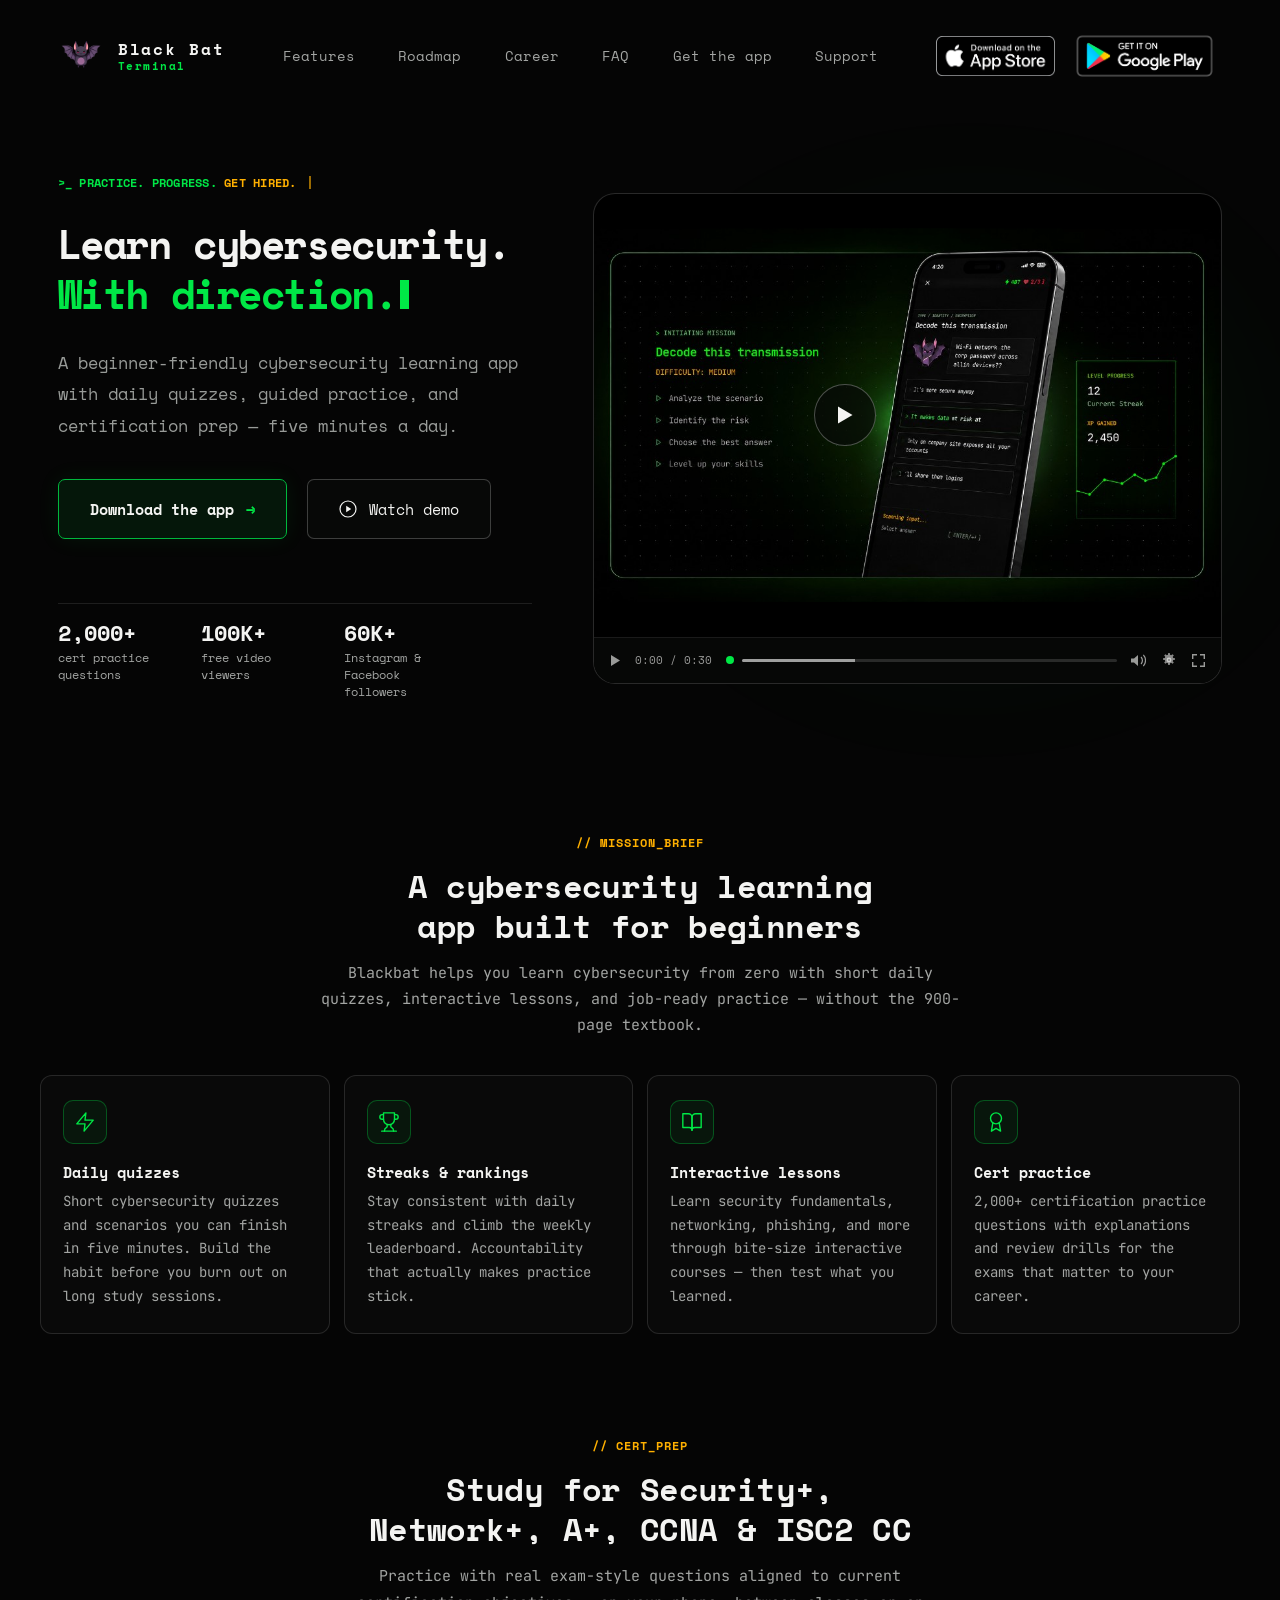
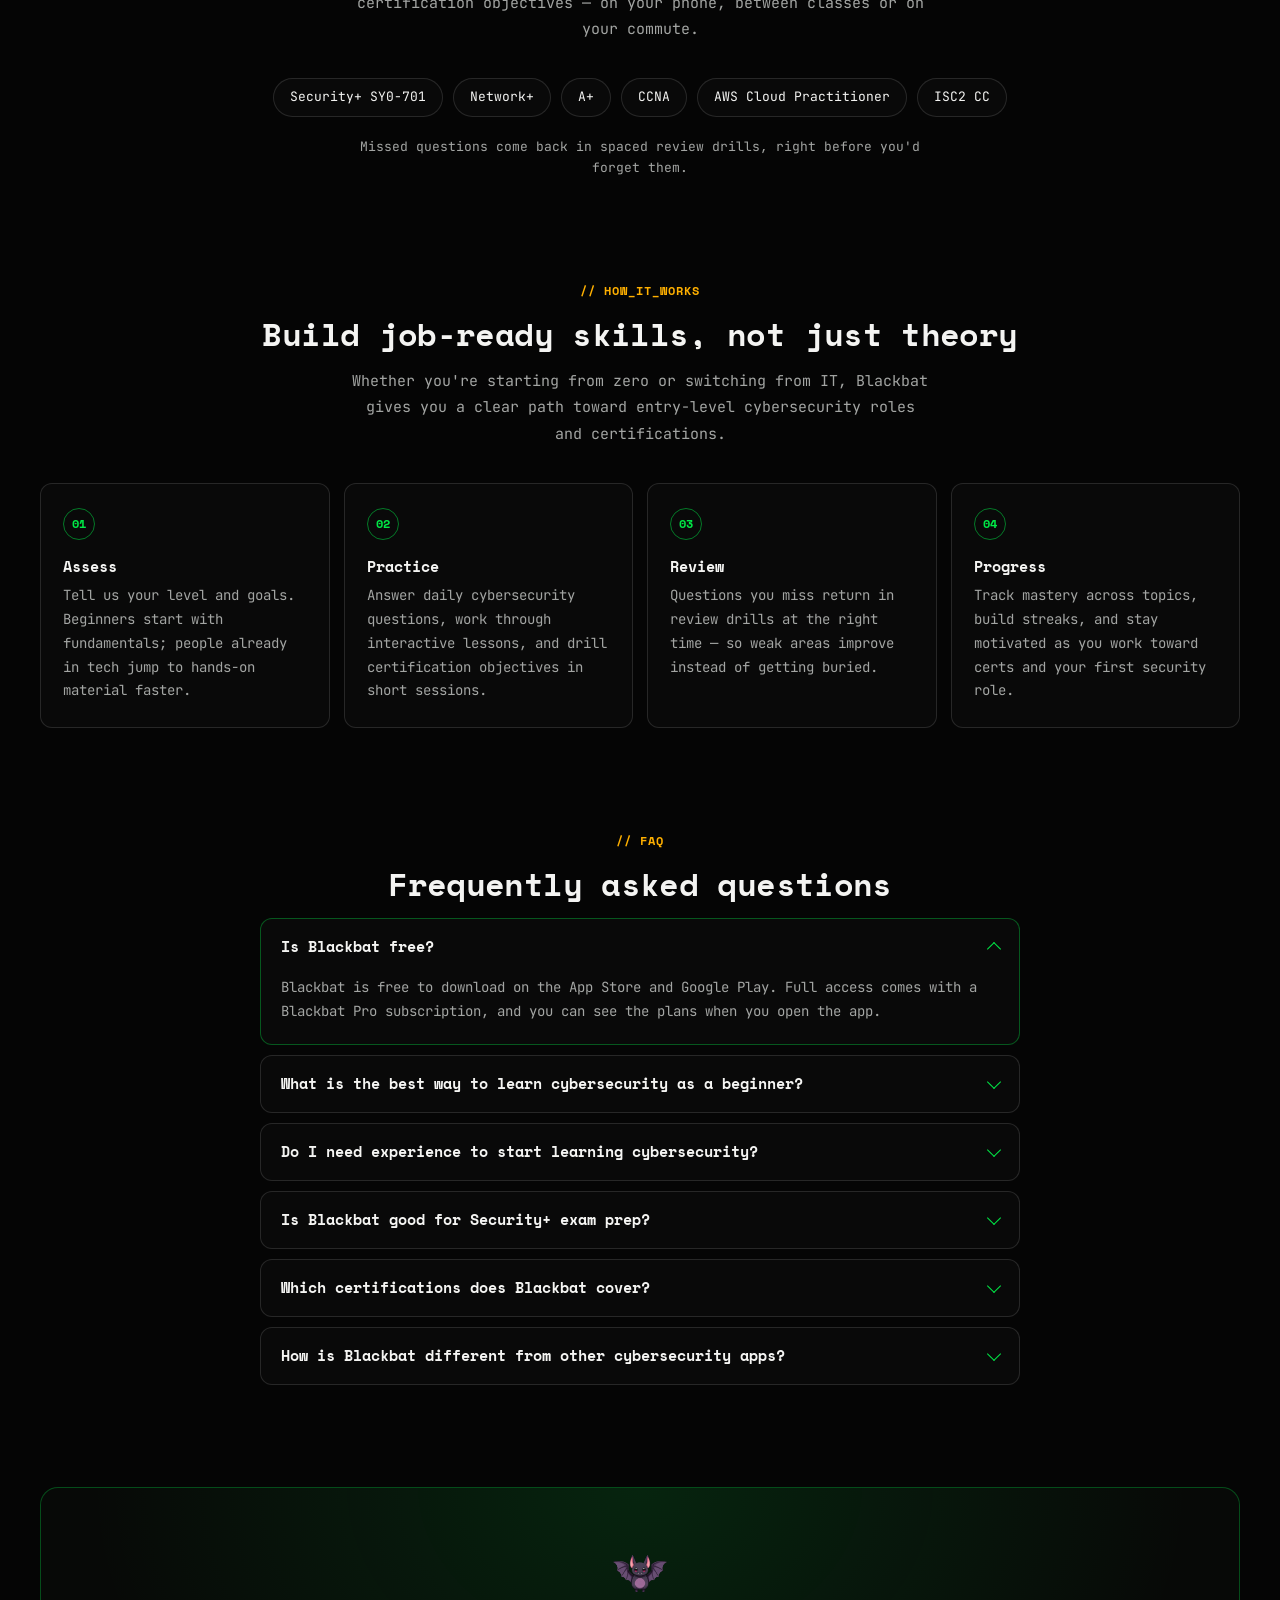
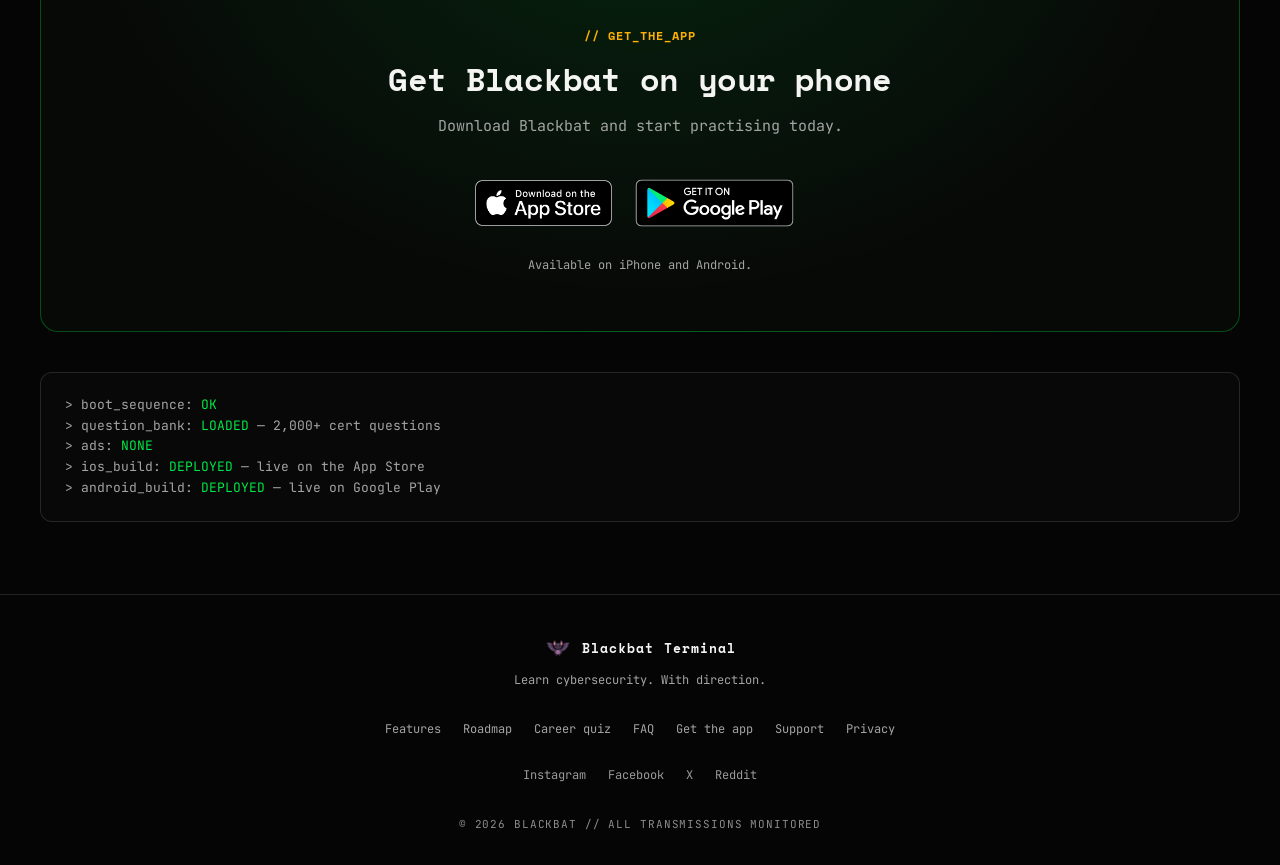
<file: index.html>
<!doctype html>
<html lang="en">
<head>
  <meta charset="utf-8" />
  <meta name="viewport" content="width=device-width, initial-scale=1" />
  <title>Blackbat — Cybersecurity Learning App for Beginners | Quizzes &amp; Cert Prep</title>
  <meta name="description" content="Learn cybersecurity from zero with short daily quizzes, interactive lessons, and 2,000+ certification practice questions for Security+, Network+, A+, CCNA &amp; more. Available on iOS and Android." />
  <link rel="canonical" href="https://blackbatterminal.com/" />
  <link rel="icon" type="image/png" href="assets/favicon.png" />
  <meta property="og:title" content="Blackbat — Cybersecurity Learning App for Beginners" />
  <meta property="og:description" content="Daily cybersecurity quizzes, interactive lessons, and 2,000+ cert practice questions. Built for beginners. Available on iOS and Android." />
  <meta property="og:url" content="https://blackbatterminal.com/" />
  <meta property="og:site_name" content="Blackbat Terminal" />
  <meta property="og:image" content="https://blackbatterminal.com/assets/og-image.png" />
  <meta property="og:image:alt" content="Blackbat — cybersecurity learning app for beginners" />
  <meta property="og:type" content="website" />
  <meta property="og:locale" content="en_US" />
  <meta name="twitter:card" content="summary_large_image" />
  <meta name="twitter:site" content="@bblackterminal" />
  <meta name="twitter:title" content="Blackbat — Cybersecurity Learning App for Beginners" />
  <meta name="twitter:description" content="Daily cybersecurity quizzes, interactive lessons, and 2,000+ cert practice questions. Built for beginners. Available on iOS and Android." />
  <meta name="twitter:image" content="https://blackbatterminal.com/assets/og-image.png" />
  <meta name="twitter:image:alt" content="Blackbat — cybersecurity learning app for beginners" />
  <meta name="theme-color" content="#0a0a0a" />
  <script type="application/ld+json">
  {
    "@context": "https://schema.org",
    "@graph": [
      {
        "@type": "Organization",
        "@id": "https://blackbatterminal.com/#organization",
        "name": "Blackbat",
        "alternateName": "Blackbat Terminal",
        "url": "https://blackbatterminal.com/",
        "logo": {
          "@type": "ImageObject",
          "url": "https://blackbatterminal.com/assets/bat.png"
        },
        "email": "blackbat.terminal@gmail.com",
        "sameAs": [
          "https://www.instagram.com/blackbat.terminal/",
          "https://www.facebook.com/blackbat.terminal/",
          "https://x.com/bblackterminal",
          "https://www.reddit.com/user/blackbatterminal/"
        ]
      },
      {
        "@type": "WebSite",
        "@id": "https://blackbatterminal.com/#website",
        "url": "https://blackbatterminal.com/",
        "name": "Blackbat Terminal",
        "description": "Learn cybersecurity from zero with daily quizzes, interactive lessons, and certification practice.",
        "publisher": { "@id": "https://blackbatterminal.com/#organization" },
        "inLanguage": "en"
      },
      {
        "@type": "MobileApplication",
        "@id": "https://blackbatterminal.com/#app",
        "name": "Blackbat: Cybersecurity App",
        "alternateName": "Blackbat Terminal",
        "description": "Cybersecurity learning app for beginners with daily quizzes, interactive lessons, and 2,000+ certification practice questions for Security+, Network+, A+, CCNA, AWS Cloud Practitioner, and ISC2 CC.",
        "applicationCategory": "EducationalApplication",
        "operatingSystem": "iOS, Android",
        "offers": {
          "@type": "Offer",
          "price": "0",
          "priceCurrency": "USD"
        },
        "downloadUrl": [
          "https://apps.apple.com/app/blackbat/id6788403863",
          "https://play.google.com/store/apps/details?id=com.milindbhatt.blackbat"
        ],
        "publisher": { "@id": "https://blackbatterminal.com/#organization" }
      },
      {
        "@type": "FAQPage",
        "@id": "https://blackbatterminal.com/#faq",
        "mainEntity": [
          {
            "@type": "Question",
            "name": "What is the best way to learn cybersecurity as a beginner?",
            "acceptedAnswer": {
              "@type": "Answer",
              "text": "Start with security fundamentals, basic networking, and daily practice questions. Short, consistent sessions beat long cramming — which is why Blackbat uses five-minute daily drills."
            }
          },
          {
            "@type": "Question",
            "name": "Is Blackbat good for Security+ exam prep?",
            "acceptedAnswer": {
              "@type": "Answer",
              "text": "Yes. Blackbat includes SY0-701-aligned practice questions, explanations, and review drills designed for mobile study between classes or commutes."
            }
          },
          {
            "@type": "Question",
            "name": "Do I need experience to start learning cybersecurity?",
            "acceptedAnswer": {
              "@type": "Answer",
              "text": "No. Blackbat is designed for beginners and career changers with no prior cybersecurity experience."
            }
          },
          {
            "@type": "Question",
            "name": "How is Blackbat different from other cybersecurity apps?",
            "acceptedAnswer": {
              "@type": "Answer",
              "text": "Blackbat combines Duolingo-style daily practice with certification question banks and short interactive courses — focused on beginners, not advanced penetration testing."
            }
          },
          {
            "@type": "Question",
            "name": "Is Blackbat free?",
            "acceptedAnswer": {
              "@type": "Answer",
              "text": "Blackbat is free to download on the App Store and Google Play. Full access comes with a Blackbat Pro subscription, and you can see the plans when you open the app."
            }
          },
          {
            "@type": "Question",
            "name": "Which certifications does Blackbat cover?",
            "acceptedAnswer": {
              "@type": "Answer",
              "text": "Security+ (SY0-701), Network+, A+, CCNA, AWS Cloud Practitioner, and ISC2 Certified in Cybersecurity."
            }
          }
        ]
      }
    ]
  }
  </script>
  <link rel="preconnect" href="https://fonts.googleapis.com" />
  <link rel="preconnect" href="https://fonts.gstatic.com" crossorigin />
  <link href="https://fonts.googleapis.com/css2?family=JetBrains+Mono:wght@400;500;700&family=Space+Mono:wght@400;700&display=swap" rel="stylesheet" />
  <style>
    :root {
      --bg: #000000;
      --surface: #131313;
      --green: #00ff41;
      --green-dim: #0d2a12;
      --amber: #ffb000;
      --red: #ff003c;
      --text: #e5e2e1;
      --muted: #b9ccb2;
      --dim: #5f6e59;
      --edge: #3b4b37;
    }
    * { margin: 0; padding: 0; box-sizing: border-box; }
    ul, ol { list-style: none; }
    html {
      scroll-behavior: smooth;
      width: 100%;
      overflow-x: hidden;
    }
    body {
      background: var(--bg);
      color: var(--text);
      font-family: "JetBrains Mono", ui-monospace, monospace;
      font-size: 16px;
      line-height: 1.6;
      overflow-x: hidden;
      width: 100%;
      touch-action: pan-y;
    }
    /* Edge vignette */
    body::after {
      content: "";
      position: fixed;
      inset: 0;
      pointer-events: none;
      z-index: 99;
      background: radial-gradient(ellipse at center, transparent 55%, rgba(0, 0, 0, 0.5) 100%);
    }
    .wrap { max-width: 1240px; margin: 0 auto; padding: 0 20px; }

    /* Hero */
    .hero {
      min-height: 100vh;
      display: flex;
      align-items: center;
      padding: 16px 0 20px;
      position: relative;
    }
    .hero::before {
      content: "";
      position: absolute;
      inset: 8% 20% 10% 6%;
      pointer-events: none;
      background:
        radial-gradient(circle at 28% 52%, rgba(0, 255, 65, 0.2), transparent 48%),
        radial-gradient(circle at 72% 50%, rgba(0, 100, 255, 0.12), transparent 56%);
      filter: blur(36px);
      z-index: -1;
    }
    .hero-grid {
      width: 100%;
      height: min(88vh, 860px);
      display: grid;
      grid-template-columns: minmax(0, 90fr) minmax(0, 10fr);
      gap: clamp(10px, 2vw, 24px);
      align-items: stretch;
      overflow: hidden;
    }
    .video-pane {
      padding: 0;
      display: flex;
      flex-direction: column;
      justify-content: center;
      align-items: center;
      height: 100%;
      overflow: hidden;
      min-width: 0;
      position: relative;
      isolation: isolate;
    }
    .mockup-video {
      width: 100%;
      height: 100%;
      border: 0;
      background: transparent;
      display: block;
      object-fit: contain;
      object-position: 48% center;
      min-width: 0;
      filter: drop-shadow(0 16px 38px rgba(0, 0, 0, 0.65));
    }
    .hero-copy {
      position: static;
      z-index: 1;
      width: min(100%, 260px);
      border: 1px solid rgba(0, 255, 65, 0.45);
      background: rgba(0, 0, 0, 0.52);
      backdrop-filter: blur(6px);
      padding: 12px 14px;
      margin-bottom: 14px;
    }
    .hero-copy-tag {
      display: inline-block;
      color: var(--amber);
      letter-spacing: 1.2px;
      font-size: 10px;
      margin-bottom: 5px;
    }
    .hero-copy-title {
      font-family: "Space Mono", monospace;
      color: var(--green);
      letter-spacing: 0.8px;
      font-size: clamp(16px, 1.6vw, 24px);
      line-height: 1.28;
    }
    .hero-copy h1.hero-copy-title {
      margin: 0;
    }
    .hero-copy-sub {
      margin-top: 6px;
      color: var(--muted);
      font-size: clamp(11px, 0.92vw, 13px);
      line-height: 1.5;
    }
    .mobile-hero-intro {
      display: none;
    }
    .m-brand,
    .m-sticky { display: none; }
    html:not([data-platform="ios"]) .m-only-ios,
    html:not([data-platform="android"]) .m-only-android,
    html[data-platform] .m-only-other { display: none !important; }
    .cta-pane {
      padding: 4px 0;
      display: flex;
      flex-direction: column;
      justify-content: center;
      align-items: center;
      height: 100%;
      gap: 0;
    }
    .badge-grid {
      display: grid;
      gap: 10px;
      width: min(100%, 190px);
    }
    .store-badge {
      display: inline-flex;
      align-items: center;
      justify-content: center;
      width: 100%;
      min-height: 42px;
      text-decoration: none;
      transition: transform 0.12s ease, filter 0.12s ease;
    }
    .store-badge:hover,
    .store-badge:focus-visible {
      transform: translateY(-1px);
      filter: brightness(1.06);
    }
    .store-badge img {
      width: auto;
      max-width: 100%;
      height: auto;
      display: block;
    }

    /* ==========================================================
       Content sections below the hero (all widths).
       Same visual language as the desktop hero and the subpages:
       soft borders, 12px radius, eyebrow above each heading.
       ========================================================== */
    .content-section {
      padding-top: clamp(64px, 8vw, 112px);
      scroll-margin-top: 24px;
    }
    .section-label {
      font-family: "Space Mono", ui-monospace, monospace;
      font-size: 12px;
      font-weight: 700;
      letter-spacing: 0.08em;
      color: var(--dt-amber);
      text-align: center;
      margin: 0 0 14px;
    }
    .section-h2 {
      font-family: "Space Mono", monospace;
      font-size: clamp(22px, 2.6vw, 32px);
      font-weight: 700;
      color: var(--dt-text);
      text-align: center;
      text-wrap: balance;
      letter-spacing: -0.02em;
      line-height: 1.25;
      max-width: 760px;
      margin: 0 auto 14px;
    }
    .section-intro {
      font-size: 15px;
      color: var(--dt-text-2);
      text-align: center;
      text-wrap: pretty;
      line-height: 1.75;
      max-width: 640px;
      margin: 0 auto 36px;
    }
    .grid {
      display: grid;
      gap: 14px;
      grid-template-columns: repeat(auto-fit, minmax(240px, 1fr));
    }
    .card {
      border: 1px solid var(--dt-line-soft);
      border-radius: 12px;
      background: rgba(255, 255, 255, 0.02);
      padding: 24px 22px;
      transition: border-color 200ms ease, background-color 200ms ease;
    }
    .card:hover {
      border-color: rgba(0, 232, 70, 0.4);
      background: rgba(0, 232, 70, 0.03);
    }
    .card__icon {
      display: inline-flex;
      align-items: center;
      justify-content: center;
      width: 44px;
      height: 44px;
      margin-bottom: 18px;
      border-radius: 10px;
      border: 1px solid rgba(0, 232, 70, 0.3);
      background: rgba(0, 232, 70, 0.06);
      color: var(--dt-green);
    }
    .card__icon svg {
      width: 22px;
      height: 22px;
    }
    .card__num {
      display: inline-flex;
      align-items: center;
      justify-content: center;
      width: 32px;
      height: 32px;
      margin-bottom: 16px;
      border-radius: 50%;
      border: 1px solid rgba(0, 232, 70, 0.5);
      color: var(--dt-green);
      font-family: "Space Mono", monospace;
      font-size: 12px;
      font-weight: 700;
    }
    .card h3 {
      font-family: "Space Mono", monospace;
      font-size: 15px;
      line-height: 1.35;
      color: var(--dt-text);
      margin-bottom: 8px;
    }
    .card p {
      font-size: 14px;
      line-height: 1.7;
      color: var(--dt-text-2);
    }

    /* Certs strip */
    .certs {
      display: flex;
      flex-wrap: wrap;
      gap: 10px;
      justify-content: center;
      max-width: 760px;
      margin: 0 auto;
    }
    .cert {
      border: 1px solid var(--dt-line-soft);
      border-radius: 999px;
      background: rgba(255, 255, 255, 0.02);
      color: var(--dt-text);
      font-size: 13px;
      padding: 8px 16px;
    }
    .cert-note {
      text-align: center;
      font-size: 13px;
      color: var(--dt-text-2);
      margin: 20px auto 0;
      line-height: 1.6;
      max-width: 560px;
    }

    /* Mobile-only proof strip (desktop shows it in the hero) */
    .proof-strip { display: none; }
    .proof-stat__value {
      display: block;
      font-family: "Space Mono", monospace;
      font-size: 20px;
      font-weight: 700;
      line-height: 1.1;
      color: var(--dt-green);
    }
    .proof-stat__label {
      display: block;
      margin-top: 4px;
      font-size: 12px;
      line-height: 1.4;
      color: var(--dt-text-2);
    }

    /* FAQ: native disclosure, so it works without JS and stays indexable */
    .faq-list {
      max-width: 760px;
      margin: 0 auto;
    }
    .faq-item {
      border: 1px solid var(--dt-line-soft);
      border-radius: 12px;
      background: rgba(255, 255, 255, 0.02);
      margin-bottom: 10px;
      transition: border-color 200ms ease;
    }
    .faq-item[open] { border-color: rgba(0, 232, 70, 0.35); }
    .faq-item summary {
      display: flex;
      align-items: center;
      justify-content: space-between;
      gap: 16px;
      min-height: 56px;
      padding: 16px 20px;
      cursor: pointer;
      list-style: none;
      font-family: "Space Mono", monospace;
      font-size: 15px;
      font-weight: 700;
      line-height: 1.4;
      color: var(--dt-text);
    }
    .faq-item summary::-webkit-details-marker { display: none; }
    .faq-item summary::after {
      content: "";
      flex: 0 0 auto;
      width: 9px;
      height: 9px;
      margin-top: -4px;
      border-right: 1.5px solid var(--dt-green);
      border-bottom: 1.5px solid var(--dt-green);
      transform: rotate(45deg);
      transition: transform 200ms ease, margin 200ms ease;
    }
    .faq-item[open] summary::after {
      margin-top: 4px;
      transform: rotate(-135deg);
    }
    .faq-item summary:hover { color: var(--dt-green); }
    .faq-item summary:focus-visible {
      outline: 2px solid var(--dt-green);
      outline-offset: 2px;
      border-radius: 12px;
    }
    .faq-item p {
      padding: 0 20px 20px;
      font-size: 14px;
      line-height: 1.75;
      color: var(--dt-text-2);
    }

    /* Get the app: final CTA panel (all widths) */
    .get-app {
      position: relative;
      overflow: hidden;
      margin-top: clamp(64px, 8vw, 112px);
      padding: clamp(36px, 5vw, 56px) 20px;
      border: 1px solid rgba(0, 232, 70, 0.3);
      border-radius: 18px;
      background:
        radial-gradient(ellipse at 50% 0%, rgba(0, 232, 70, 0.12), transparent 65%),
        #070907;
      text-align: center;
      scroll-margin-top: 24px;
    }
    .get-app__logo {
      display: block;
      width: 64px;
      height: 64px;
      margin: 0 auto 18px;
      object-fit: contain;
    }
    .get-app .section-intro { margin-bottom: 28px; }
    .get-app__badges {
      display: flex;
      flex-wrap: wrap;
      justify-content: center;
      align-items: center;
      gap: 12px;
    }
    .get-app__badges a {
      display: inline-flex;
      align-items: center;
      justify-content: center;
      transition: transform 0.12s ease, filter 0.12s ease;
    }
    .get-app__badges a:hover,
    .get-app__badges a:focus-visible {
      transform: translateY(-1px);
      filter: brightness(1.06);
    }
    .get-app__badges a:focus-visible {
      outline: 2px solid var(--dt-green);
      outline-offset: 3px;
      border-radius: 10px;
    }
    /* The Play badge PNG carries transparent padding, so it renders taller
       to match the App Store badge's visible height. */
    .get-app__badges img {
      display: block;
      width: auto;
      height: 46px;
    }
    .get-app__badges .playstore-badge img { height: 70px; }
    .get-app__fine {
      margin-top: 18px;
      font-size: 12px;
      color: var(--dt-text-2);
    }

    /* Terminal log flavor */
    .log {
      border: 1px solid var(--dt-line-soft);
      border-radius: 12px;
      background: #070807;
      padding: 22px 24px;
      margin: 40px 0 0;
      font-size: 13px;
      color: var(--dt-text-2);
    }
    .log .ln { display: block; }
    .log .g { color: var(--dt-green); }
    .log .a { color: var(--dt-amber); }

    /* Footer */
    .site-footer {
      margin-top: 72px;
      padding: 40px 20px 32px;
      border-top: 1px solid var(--dt-line-soft);
      display: flex;
      flex-direction: column;
      align-items: center;
      text-align: center;
    }
    .site-footer__brand {
      display: inline-flex;
      align-items: center;
      gap: 10px;
      font-family: "Space Mono", monospace;
      font-size: 13px;
      font-weight: 700;
      letter-spacing: 0.08em;
      color: var(--dt-text);
      text-decoration: none;
    }
    .site-footer__brand img {
      width: 28px;
      height: 28px;
      object-fit: contain;
    }
    .site-footer__tag {
      margin: 8px 0 22px;
      font-size: 12px;
      color: var(--dt-text-2);
    }
    .site-footer__nav,
    .site-footer__social {
      display: flex;
      flex-wrap: wrap;
      justify-content: center;
      gap: 4px 6px;
      margin-bottom: 10px;
    }
    .site-footer__nav a,
    .site-footer__social a {
      display: inline-flex;
      align-items: center;
      min-height: 36px;
      padding: 0 8px;
      font-size: 12px;
      color: var(--dt-text-2);
      text-decoration: none;
      transition: color 180ms ease;
    }
    .site-footer__social a { color: var(--dt-text-3); }
    .site-footer__nav a:hover { color: var(--dt-green); }
    .site-footer__social a:hover { color: var(--dt-amber); }
    .site-footer a:focus-visible {
      outline: 2px solid var(--dt-green);
      outline-offset: 2px;
      border-radius: 6px;
    }
    .site-footer__copy {
      margin-top: 12px;
      color: var(--dt-text-muted);
      font-size: 11px;
      letter-spacing: 0.08em;
    }

    @media (max-width: 920px) {
      .hero::before {
        display: none;
      }
      .hero {
        align-items: stretch;
        min-height: 100svh;
        height: 100svh;
        padding: 0;
        margin: 0 -16px;
        width: calc(100% + 32px);
      }
      .hero-grid {
        grid-template-columns: 1fr;
        grid-template-rows: auto 1fr auto;
        height: 100%;
        min-height: 0;
        gap: 10px;
        justify-items: center;
        align-items: stretch;
        padding: calc(10px + env(safe-area-inset-top, 0px)) 16px calc(14px + env(safe-area-inset-bottom, 0px));
      }
      .m-brand {
        display: flex;
        align-items: center;
        gap: 8px;
        width: 100%;
        font-family: "Space Mono", monospace;
      }
      .m-brand__name {
        font-size: 13px;
        font-weight: 700;
        letter-spacing: 0.06em;
        color: var(--dt-text);
      }
      .m-brand__name em {
        font-style: normal;
        color: var(--dt-green);
      }
      .m-brand__pill {
        margin-left: auto;
        padding: 5px 10px;
        border: 1px solid rgba(0, 232, 70, 0.45);
        border-radius: 999px;
        background: rgba(0, 232, 70, 0.08);
        font-size: 11px;
        font-weight: 700;
        letter-spacing: 0.06em;
        color: var(--dt-green);
        white-space: nowrap;
      }
      .m-cta {
        display: flex;
        align-items: center;
        justify-content: center;
        gap: 10px;
        width: 100%;
        min-height: 54px;
        padding: 0 18px;
        border-radius: 12px;
        background: var(--dt-green);
        color: #031006;
        font-family: "Space Mono", monospace;
        font-size: 16px;
        font-weight: 700;
        letter-spacing: 0.01em;
        text-decoration: none;
        box-shadow: 0 0 0 1px rgba(0, 232, 70, 0.5), 0 10px 32px rgba(0, 232, 70, 0.28);
        transition: transform 0.12s ease, background 0.12s ease;
      }
      .m-cta:active {
        transform: scale(0.98);
        background: var(--dt-green-bright);
      }
      .m-cta svg {
        width: 20px;
        height: 20px;
        fill: currentColor;
        flex-shrink: 0;
      }
      .m-cta-alt {
        margin-top: 10px;
        font-size: 12px;
        color: var(--dt-text-muted);
        text-align: center;
      }
      .m-cta-alt a {
        display: inline-block;
        padding: 8px 2px;
        color: var(--dt-text);
        text-decoration: underline;
        text-underline-offset: 3px;
      }
      .m-sticky {
        display: flex;
        align-items: center;
        gap: 10px;
        position: fixed;
        left: 0;
        right: 0;
        bottom: 0;
        z-index: 90;
        padding: 10px 16px calc(10px + env(safe-area-inset-bottom, 0px));
        background: rgba(5, 5, 5, 0.94);
        backdrop-filter: blur(10px);
        -webkit-backdrop-filter: blur(10px);
        border-top: 1px solid rgba(0, 232, 70, 0.3);
        font-family: "Space Mono", monospace;
        transform: translateY(100%);
        visibility: hidden;
        transition: transform 0.25s ease, visibility 0s linear 0.25s;
      }
      .m-sticky.is-visible {
        transform: none;
        visibility: visible;
        transition: transform 0.25s ease;
      }
      .m-sticky img {
        width: 34px;
        height: 34px;
        object-fit: contain;
        flex-shrink: 0;
      }
      .m-sticky__text {
        display: flex;
        flex-direction: column;
        min-width: 0;
        line-height: 1.25;
      }
      .m-sticky__text strong {
        font-size: 13px;
        color: var(--dt-text);
      }
      .m-sticky__text span {
        font-size: 11px;
        color: var(--dt-green);
      }
      .m-sticky__btn {
        margin-left: auto;
        display: inline-flex;
        align-items: center;
        justify-content: center;
        min-height: 44px;
        padding: 0 18px;
        border-radius: 10px;
        background: var(--dt-green);
        color: #031006;
        font-size: 14px;
        font-weight: 700;
        text-decoration: none;
        white-space: nowrap;
      }
      /* Room for the sticky bar so it never covers the footer links */
      body { padding-bottom: calc(64px + env(safe-area-inset-bottom, 0px)); }
      .video-pane {
        min-height: 0;
        height: 100%;
      }
      .mockup-video {
        object-position: 45% center;
        height: 100%;
        max-height: 100%;
      }
      .cta-pane {
        padding: 0;
        justify-content: flex-end;
        align-items: center;
        width: 100%;
        max-width: 420px;
        height: auto;
        flex-shrink: 0;
      }
      .badge-grid {
        width: min(100%, 320px);
        grid-template-columns: repeat(2, minmax(0, 1fr));
        gap: 8px;
      }
      .store-badge img {
        height: 42px;
        object-fit: contain;
      }
      .store-badge.playstore-badge img {
        height: 64px;
      }
      .mobile-hero-intro {
        display: block;
        padding: 28px 0 8px;
      }
      .mobile-hero-intro .hero-copy {
        width: 100%;
        max-width: none;
        margin-bottom: 0;
      }
      .mobile-hero-intro .hero-copy {
        border-color: rgba(0, 232, 70, 0.35);
        border-radius: 12px;
        padding: 18px;
      }
      .mobile-hero-intro .hero-copy-tag {
        font-size: 11px;
      }
      .mobile-hero-intro .hero-copy-sub {
        font-size: 14px;
      }
      .proof-strip {
        display: grid;
        grid-template-columns: repeat(3, minmax(0, 1fr));
        gap: 8px;
        margin-top: 12px;
        text-align: center;
      }
      .proof-stat {
        padding: 14px 6px;
        border: 1px solid var(--dt-line-soft);
        border-radius: 12px;
        background: rgba(255, 255, 255, 0.02);
      }
      .get-app__badges img { height: 42px; }
      .get-app__badges .playstore-badge img { height: 64px; }
      .get-app__badges { gap: 8px; }
      .log {
        padding: 18px 16px;
        font-size: 12px;
      }
      .wrap {
        padding: 0 16px;
        overflow-x: clip;
      }
    }
    @media (min-width: 921px) {
      .hero-grid {
        grid-template-columns: minmax(0, 88fr) minmax(0, 12fr);
      }
      .mockup-video {
        transition: transform 0.35s ease;
      }
      .video-pane:hover .mockup-video {
        transform: scale(1.01);
      }
      .badge-grid {
        width: min(100%, 210px);
      }
      .grid {
        grid-template-columns: repeat(4, minmax(0, 1fr));
      }
      /* The desktop hero already carries generous bottom padding */
      #features { padding-top: 32px; }
    }

    /* ==========================================================
       Desktop / laptop hero (>= 921px only).
       Everything below is hidden at mobile widths so the existing
       mobile implementation is untouched.
       ========================================================== */
    :root {
      --dt-bg: #050505;
      --dt-surface: #0b0d0b;
      --dt-green: #00e846;
      --dt-green-bright: #00f24e;
      --dt-amber: #ffb000;
      --dt-text: #f4f4f2;
      --dt-text-2: #a3a5a3;
      --dt-text-3: #989b98;
      --dt-text-muted: #8a8e8a;
      --dt-line: rgba(255, 255, 255, 0.16);
      --dt-line-soft: rgba(255, 255, 255, 0.12);
      --dt-pad: clamp(44px, 4.5vw, 68px);
    }

    .dt-header,
    .hero-dt,
    .dt-modal { display: none; }

    .dt-header,
    .hero-dt,
    .dt-modal {
      font-family: "Space Mono", ui-monospace, monospace;
    }

    .dt-header a:focus-visible,
    .hero-dt a:focus-visible,
    .hero-dt button:focus-visible,
    .dt-modal button:focus-visible {
      outline: 2px solid var(--dt-green);
      outline-offset: 3px;
    }

    /* Header */
    .dt-header__inner {
      max-width: 1560px;
      margin: 0 auto;
      padding: 0 var(--dt-pad);
      height: 112px;
      display: flex;
      align-items: center;
      justify-content: space-between;
      gap: clamp(24px, 2.6vw, 40px);
    }
    .dt-logo {
      display: flex;
      align-items: center;
      gap: 14px;
      text-decoration: none;
      flex: 0 0 auto;
    }
    .dt-logo img {
      width: 46px;
      height: 46px;
      display: block;
      object-fit: contain;
    }
    .dt-logo__lines {
      display: flex;
      flex-direction: column;
      gap: 4px;
    }
    .dt-logo__name {
      font-size: 16px;
      font-weight: 700;
      letter-spacing: 0.12em;
      line-height: 1;
      color: var(--dt-text);
    }
    .dt-logo__sub {
      font-size: 11px;
      font-weight: 700;
      letter-spacing: 0.14em;
      line-height: 1;
      color: var(--dt-green);
    }
    .dt-nav {
      display: flex;
      align-items: center;
      gap: clamp(26px, 3.4vw, 52px);
    }
    .dt-nav a {
      font-size: 14px;
      font-weight: 400;
      letter-spacing: 0;
      color: var(--dt-text-2);
      text-decoration: none;
      white-space: nowrap;
      transition: color 0.15s ease;
    }
    .dt-nav a:hover { color: var(--dt-text); }
    .dt-nav__dot { position: relative; }
    .dt-nav__dot::after {
      content: "";
      position: absolute;
      top: -3px;
      right: -9px;
      width: 5px;
      height: 5px;
      border-radius: 50%;
      background: var(--dt-green);
    }
    .dt-header__actions {
      display: flex;
      align-items: center;
      gap: 12px;
      flex: 0 0 auto;
    }
    /* Store badges in the header: the download is the conversion, so it
       sits at the top instead of behind a "Get started" scroll. The Play
       badge PNG carries transparent padding, so it renders taller to match
       the App Store badge's visible height (same trick as .store-badge). */
    .dt-header__badge {
      display: inline-flex;
      align-items: center;
      text-decoration: none;
      transition: transform 0.12s ease, filter 0.12s ease;
    }
    .dt-header__badge:hover,
    .dt-header__badge:focus-visible {
      transform: translateY(-1px);
      filter: brightness(1.06);
    }
    .dt-header__badge img {
      height: 40px;
      width: auto;
      display: block;
    }
    .dt-header__badge--play img { height: 60px; }
    .dt-btn {
      display: inline-flex;
      align-items: center;
      justify-content: center;
      height: 48px;
      padding: 0 28px;
      border-radius: 6px;
      font-family: inherit;
      font-size: 14px;
      line-height: 1;
      text-decoration: none;
      white-space: nowrap;
      transition: background 0.15s ease, border-color 0.15s ease, transform 0.15s ease;
    }
    .dt-btn--ghost {
      background: transparent;
      border: 1px solid rgba(255, 255, 255, 0.2);
      color: var(--dt-text);
    }
    .dt-btn--ghost:hover { border-color: rgba(255, 255, 255, 0.38); }
    .dt-btn--green {
      border: 1px solid rgba(0, 232, 70, 0.55);
      background: rgba(0, 232, 70, 0.08);
      color: #ffffff;
      box-shadow: 0 0 24px rgba(0, 232, 70, 0.08);
    }
    .dt-btn--green:hover { background: rgba(0, 232, 70, 0.13); }

    /* Hero shell */
    .hero-dt__inner {
      max-width: 1560px;
      margin: 0 auto;
      padding: 64px var(--dt-pad) 100px;
      display: grid;
      grid-template-columns: minmax(0, 0.86fr) minmax(0, 1.14fr);
      column-gap: clamp(44px, 4.8vw, 72px);
      align-items: center;
      min-height: clamp(680px, 52vw, 800px);
    }

    /* Hero copy */
    .hero-eyebrow {
      display: flex;
      align-items: center;
      gap: 12px;
      font-size: 12px;
      font-weight: 700;
      letter-spacing: 0.02em;
      line-height: 1;
      color: var(--dt-green);
      margin-bottom: 30px;
    }
    .hero-eyebrow em {
      font-style: normal;
      color: var(--dt-amber);
    }
    .hero-eyebrow i {
      display: inline-block;
      width: 2px;
      height: 13px;
      background: var(--dt-amber);
      opacity: 0.6;
    }
    .hero-headline {
      font-family: inherit;
      font-size: clamp(34px, 3.15vw, 50px);
      font-weight: 700;
      line-height: 1.24;
      letter-spacing: -0.035em;
      max-width: 600px;
      margin: 0 0 28px;
      color: var(--dt-text);
    }
    .hero-headline span {
      display: block;
      white-space: nowrap;
    }
    .hero-headline .hero-headline__green { color: var(--dt-green); }
    .hero-cursor {
      display: inline-block;
      width: 0.22em;
      height: 0.72em;
      margin-left: 0.1em;
      background: var(--dt-green);
      animation: dt-blink 1.1s steps(1, end) infinite;
    }
    .hero-desc {
      font-size: 17px;
      font-weight: 400;
      line-height: 1.85;
      color: var(--dt-text-3);
      max-width: 550px;
      margin: 0 0 38px;
    }
    .hero-actions {
      display: flex;
      gap: 20px;
    }
    .dt-cta {
      display: inline-flex;
      align-items: center;
      gap: 12px;
      height: 60px;
      padding: 0 31px;
      border-radius: 7px;
      font-family: inherit;
      font-size: 15px;
      line-height: 1;
      text-decoration: none;
      cursor: pointer;
      white-space: nowrap;
      transition: background 0.15s ease, border-color 0.15s ease, transform 0.15s ease;
    }
    .dt-cta--primary {
      font-weight: 700;
      color: var(--dt-text);
      background: rgba(0, 232, 70, 0.075);
      border: 1px solid #00b83d;
      box-shadow: 0 0 22px rgba(0, 232, 70, 0.08);
    }
    .dt-cta--primary:hover {
      background: rgba(0, 232, 70, 0.12);
      transform: translateY(-1px);
    }
    .dt-cta--primary .dt-cta__arrow { color: var(--dt-green); }
    .dt-cta--secondary {
      font-weight: 400;
      color: var(--dt-text);
      background: #070807;
      border: 1px solid rgba(255, 255, 255, 0.22);
    }
    .dt-cta--secondary:hover { border-color: rgba(255, 255, 255, 0.4); }
    .dt-cta--secondary svg { flex: 0 0 auto; }

    /* Social proof */
    .hero-proof { margin-top: 64px; }
    .hero-proof__rule {
      width: 100%;
      max-width: 500px;
      height: 1px;
      background: rgba(255, 255, 255, 0.1);
      margin-bottom: 18px;
    }
    .hero-stats {
      display: flex;
      gap: clamp(28px, 3vw, 44px);
      list-style: none;
    }
    .hero-stats li {
      display: flex;
      flex-direction: column;
      gap: 6px;
    }
    .hero-stats__value {
      font-size: 22px;
      font-weight: 700;
      line-height: 1;
      color: var(--dt-text);
    }
    .hero-stats__label {
      font-size: 12px;
      line-height: 1.4;
      color: var(--dt-text-2);
      max-width: 15ch;
    }

    /* Product showcase */
    .showcase { position: relative; }
    .showcase__glow {
      position: absolute;
      width: 70%;
      height: 65%;
      right: 5%;
      top: 18%;
      border-radius: 50%;
      background: rgba(0, 232, 70, 0.09);
      filter: blur(90px);
      z-index: 0;
      pointer-events: none;
    }
    .showcase__card {
      position: relative;
      z-index: 1;
      display: block;
      width: 100%;
      padding: 0;
      margin: 0;
      text-align: left;
      font-family: inherit;
      cursor: pointer;
      background: #000000;
      border: 1px solid rgba(255, 255, 255, 0.16);
      border-radius: 22px;
      overflow: hidden;
      transition: border-color 0.15s ease;
    }
    .showcase__card:hover { border-color: rgba(255, 255, 255, 0.28); }
    .showcase__media {
      display: block;
      position: relative;
      width: 100%;
      aspect-ratio: 1.417 / 1;
      max-height: 594px;
      overflow: hidden;
    }
    /* Slight inset framing: trims the flat black margin baked into the
       source render so the panel sits close to the card edge. */
    .showcase__media img {
      position: absolute;
      top: 50%;
      left: 50%;
      width: 106%;
      height: auto;
      transform: translate(-50%, -50%);
    }
    .showcase__play {
      position: absolute;
      top: 50%;
      left: 40%;
      transform: translate(-50%, -50%);
      width: 62px;
      height: 62px;
      border-radius: 50%;
      background: rgba(8, 10, 8, 0.72);
      border: 1px solid rgba(255, 255, 255, 0.28);
      display: flex;
      align-items: center;
      justify-content: center;
      transition: background 0.15s ease, border-color 0.15s ease;
    }
    .showcase__card:hover .showcase__play {
      background: rgba(8, 10, 8, 0.88);
      border-color: rgba(255, 255, 255, 0.45);
    }
    .showcase__play svg { fill: var(--dt-text); }
    .showcase__bar {
      display: flex;
      align-items: center;
      gap: 14px;
      height: 46px;
      padding: 0 16px;
      border-top: 1px solid rgba(255, 255, 255, 0.08);
      background: #060706;
      color: rgba(244, 244, 242, 0.62);
    }
    .showcase__bar svg { fill: currentColor; display: block; }
    .showcase__time {
      font-size: 11px;
      color: rgba(244, 244, 242, 0.62);
      white-space: nowrap;
    }
    .showcase__track {
      flex: 1 1 auto;
      display: flex;
      align-items: center;
      gap: 8px;
      min-width: 0;
    }
    .showcase__knob {
      width: 8px;
      height: 8px;
      border-radius: 50%;
      background: var(--dt-green);
      flex: 0 0 auto;
    }
    .showcase__rail {
      flex: 1 1 auto;
      height: 3px;
      border-radius: 2px;
      background: rgba(255, 255, 255, 0.14);
      overflow: hidden;
    }
    .showcase__rail span {
      display: block;
      width: 30%;
      height: 100%;
      background: rgba(255, 255, 255, 0.55);
    }
    .showcase__bar-icons {
      display: flex;
      align-items: center;
      gap: 16px;
      flex: 0 0 auto;
    }

    /* Demo modal */
    .dt-modal {
      position: fixed;
      inset: 0;
      z-index: 200;
      align-items: center;
      justify-content: center;
      padding: 40px;
    }
    .dt-modal__backdrop {
      position: absolute;
      inset: 0;
      background: rgba(3, 4, 3, 0.88);
      border: 0;
      padding: 0;
      cursor: pointer;
    }
    .dt-modal__panel {
      position: relative;
      background: #050505;
      border: 1px solid var(--dt-line);
      border-radius: 18px;
      padding: 14px;
      max-height: calc(100vh - 80px);
      display: flex;
    }
    .dt-modal__panel video {
      max-height: calc(100vh - 108px);
      max-width: 100%;
      border-radius: 10px;
      display: block;
    }
    .dt-modal__close {
      position: absolute;
      top: -14px;
      right: -14px;
      width: 34px;
      height: 34px;
      border-radius: 50%;
      background: #0b0d0b;
      border: 1px solid var(--dt-line);
      color: var(--dt-text);
      font-family: inherit;
      font-size: 14px;
      line-height: 1;
      cursor: pointer;
    }
    .dt-modal__close:hover { border-color: rgba(255, 255, 255, 0.4); }

    @keyframes dt-blink {
      0%, 55% { opacity: 1; }
      56%, 100% { opacity: 0.12; }
    }
    @keyframes dt-rise-8 {
      from { opacity: 0; transform: translateY(8px); }
      to { opacity: 1; transform: none; }
    }
    @keyframes dt-rise-12 {
      from { opacity: 0; transform: translateY(12px); }
      to { opacity: 1; transform: none; }
    }

    @media (min-width: 921px) {
      body { background: var(--dt-bg); }
      body::after { display: none; }

      .hero { display: none; }
      .dt-header { display: block; }
      .hero-dt { display: block; }
      .dt-modal:not([hidden]) { display: flex; }

      .hero-copy-dt { animation: dt-rise-8 450ms ease-out both; }
      .showcase { animation: dt-rise-12 600ms ease-out both; }
    }

    /* Narrow laptops / small windows: single column, nav trimmed */
    @media (min-width: 921px) and (max-width: 1099px) {
      .hero-dt__inner {
        grid-template-columns: minmax(0, 1fr);
        row-gap: 48px;
        min-height: 0;
        padding-bottom: 72px;
      }
      .hero-copy-dt { max-width: 660px; }
      .hero-headline { font-size: 44px; }
      .showcase { max-width: 780px; }
    }
    @media (min-width: 921px) and (max-width: 1179px) {
      .dt-nav__extra { display: none; }
    }
    /* Narrow desktop: the badges are the "Get the app" link, so drop the
       redundant nav item and shrink the badges rather than clip them. */
    @media (min-width: 921px) and (max-width: 1099px) {
      .dt-nav a[href="#get-the-app"] { display: none; }
      .dt-header__badge img { height: 34px; }
      .dt-header__badge--play img { height: 51px; }
    }
    @media (min-width: 921px) and (max-width: 999px) {
      .dt-btn--ghost { display: none; }
    }

    @media (prefers-reduced-motion: reduce) {
      .hero-cursor,
      .hero-copy-dt,
      .showcase { animation: none; }
      .dt-cta--primary:hover { transform: none; }
      .m-sticky,
      .m-sticky.is-visible,
      .m-cta { transition: none; }
    }
  </style>
  <script>
    /* Phones get one store button for their own platform; see .m-only-* */
    (function () {
      var ua = navigator.userAgent || "";
      var platform = /android/i.test(ua) ? "android"
        : (/iphone|ipad|ipod/i.test(ua) || (/macintosh/i.test(ua) && navigator.maxTouchPoints > 1)) ? "ios"
        : "";
      if (platform) document.documentElement.setAttribute("data-platform", platform);
    })();
  </script>
  <script src="js/attribution.js" defer></script>
</head>
<body>
  <header class="dt-header" id="top">
    <div class="dt-header__inner">
      <a class="dt-logo" href="#top" aria-label="Blackbat Terminal home">
        <img src="assets/bat.png" alt="" />
        <span class="dt-logo__lines">
          <span class="dt-logo__name">Black Bat</span>
          <span class="dt-logo__sub">Terminal</span>
        </span>
      </a>
      <nav class="dt-nav" aria-label="Primary">
        <a href="#features">Features</a>
        <a href="roadmap.html">Roadmap</a>
        <a href="career-quiz.html">Career</a>
        <a href="#faq">FAQ</a>
        <a href="#get-the-app">Get the app</a>
        <a class="dt-nav__extra" href="support.html">Support</a>
      </nav>
      <div class="dt-header__actions">
        <a class="dt-header__badge" href="https://apps.apple.com/app/blackbat/id6788403863" aria-label="Download Blackbat from the App Store">
          <img src="assets/Download From App Store.png" alt="Download on the App Store" />
        </a>
        <a class="dt-header__badge dt-header__badge--play" href="https://play.google.com/store/apps/details?id=com.milindbhatt.blackbat" aria-label="Get Blackbat on Google Play">
          <img src="assets/Get It On Playstore.png" alt="Get it on Google Play" />
        </a>
      </div>
    </div>
  </header>

  <main>
    <section class="hero-dt" aria-labelledby="hero-headline">
      <div class="hero-dt__inner">
        <div class="hero-copy-dt">
          <p class="hero-eyebrow">
            <span>&gt;_ PRACTICE. PROGRESS. <em>GET HIRED.</em></span>
            <i aria-hidden="true"></i>
          </p>

          <h1 class="hero-headline" id="hero-headline">
            <span>Learn cybersecurity.</span>
            <span class="hero-headline__green">With direction.<i class="hero-cursor" aria-hidden="true"></i></span>
          </h1>

          <p class="hero-desc">
            A beginner-friendly cybersecurity learning app with daily quizzes, guided practice, and certification prep — five minutes a day.
          </p>

          <div class="hero-actions">
            <a class="dt-cta dt-cta--primary" href="#get-the-app">
              Download the app
              <span class="dt-cta__arrow" aria-hidden="true">&rarr;</span>
            </a>
            <button class="dt-cta dt-cta--secondary" type="button" data-demo-open>
              <svg width="18" height="18" viewBox="0 0 18 18" aria-hidden="true">
                <circle cx="9" cy="9" r="8" fill="none" stroke="currentColor" stroke-width="1.2" />
                <path d="M7.2 5.8 12.2 9l-5 3.2z" fill="currentColor" />
              </svg>
              Watch demo
            </button>
          </div>

          <div class="hero-proof">
            <div class="hero-proof__rule"></div>
            <ul class="hero-stats" aria-label="Blackbat in numbers">
              <li><span class="hero-stats__value">2,000+</span><span class="hero-stats__label">cert practice questions</span></li>
              <li><span class="hero-stats__value">100K+</span><span class="hero-stats__label">free video viewers</span></li>
              <li><span class="hero-stats__value">60K+</span><span class="hero-stats__label">Instagram &amp; Facebook followers</span></li>
            </ul>
          </div>
        </div>

        <div class="showcase">
          <div class="showcase__glow" aria-hidden="true"></div>
          <button class="showcase__card" type="button" data-demo-open aria-label="Play the Blackbat demo video">
            <span class="showcase__media">
              <img src="assets/hero-showcase.jpg" alt="Blackbat cybersecurity app showing a daily mission, answer choices, and an XP progress panel." />
              <span class="showcase__play" aria-hidden="true">
                <svg width="18" height="20" viewBox="0 0 18 20"><path d="M2 1.5 16.5 10 2 18.5z" /></svg>
              </span>
            </span>
            <span class="showcase__bar" aria-hidden="true">
              <svg width="11" height="13" viewBox="0 0 11 13"><path d="M1 1 10 6.5 1 12z" /></svg>
              <span class="showcase__time">0:00 / 0:30</span>
              <span class="showcase__track">
                <span class="showcase__knob"></span>
                <span class="showcase__rail"><span></span></span>
              </span>
              <span class="showcase__bar-icons">
                <svg width="15" height="13" viewBox="0 0 15 13"><path d="M0 4.5h3L7 1v11L3 8.5H0z" /><path d="M9.6 3.4a5 5 0 0 1 0 6.2l.9.8a6.2 6.2 0 0 0 0-7.8zM11.9 1.2a8 8 0 0 1 0 10.6l.9.8a9.2 9.2 0 0 0 0-12.2z" /></svg>
                <svg width="14" height="14" viewBox="0 0 14 14"><path d="M7 4.6A2.4 2.4 0 1 0 7 9.4 2.4 2.4 0 0 0 7 4.6m0 1.3a1.1 1.1 0 1 1 0 2.2 1.1 1.1 0 0 1 0-2.2" /><path d="M6.2 0h1.6l.25 1.8 1.1.46L10.6 1.2l1.2 1.2-1.06 1.45.46 1.1L13 5.2v1.6l-1.8.25-.46 1.1 1.06 1.45-1.2 1.2-1.45-1.06-1.1.46L7.8 12H6.2l-.25-1.8-1.1-.46L3.4 10.8 2.2 9.6l1.06-1.45-.46-1.1L1 6.8V5.2l1.8-.25.46-1.1L2.2 2.4l1.2-1.2 1.45 1.06 1.1-.46z" opacity=".9" /></svg>
                <svg width="13" height="13" viewBox="0 0 13 13"><path d="M0 0h5v1.4H1.4V5H0zM8 0h5v5h-1.4V1.4H8zM0 8h1.4v3.6H5V13H0zM11.6 8H13v5H8v-1.4h3.6z" /></svg>
              </span>
            </span>
          </button>
        </div>
      </div>
    </section>

    <div class="wrap">
    <section class="hero" aria-label="Get the Blackbat app">
      <div class="hero-grid" id="get">
        <div class="m-brand">
          <span class="m-brand__name">Black Bat <em>Terminal</em></span>
          <span class="m-brand__pill">2,000+ QUESTIONS</span>
        </div>
        <div class="video-pane">
          <video class="mockup-video" autoplay muted loop playsinline preload="metadata" aria-label="Blackbat app mockups playing in video">
            <source src="assets/App Store Mockups.mp4" type="video/mp4" />
          </video>
        </div>

        <div class="cta-pane">
          <a class="m-cta m-only-ios" href="https://apps.apple.com/app/blackbat/id6788403863">
            <svg viewBox="0 0 24 24" aria-hidden="true"><path d="M16.37 12.6c-.02-2.3 1.88-3.4 1.96-3.46-1.07-1.56-2.73-1.77-3.32-1.8-1.41-.14-2.76.83-3.48.83-.72 0-1.83-.81-3.01-.79-1.55.02-2.98.9-3.78 2.29-1.61 2.79-.41 6.92 1.16 9.19.77 1.11 1.68 2.35 2.88 2.31 1.16-.05 1.59-.75 2.99-.75 1.4 0 1.79.75 3.01.72 1.24-.02 2.03-1.13 2.79-2.24.88-1.29 1.24-2.53 1.26-2.6-.03-.01-2.42-.93-2.46-3.7zM14.08 5.83c.64-.77 1.07-1.85.95-2.92-.92.04-2.03.61-2.69 1.38-.59.68-1.11 1.78-.97 2.83 1.02.08 2.07-.52 2.71-1.29z"/></svg>
            Download on the App Store
          </a>
          <a class="m-cta m-only-android" href="https://play.google.com/store/apps/details?id=com.milindbhatt.blackbat">
            <svg viewBox="0 0 24 24" aria-hidden="true"><path d="M5 3.2v17.6c0 .7.8 1.2 1.4.8l14.6-8.8c.6-.4.6-1.2 0-1.6L6.4 2.4C5.8 2 5 2.5 5 3.2z"/></svg>
            Get it on Google Play
          </a>
          <div class="badge-grid m-only-other">
            <a class="store-badge" href="https://apps.apple.com/app/blackbat/id6788403863" aria-label="Download Blackbat from the App Store">
              <img src="assets/Download From App Store.png" alt="Download on the App Store" />
            </a>
            <a class="store-badge playstore-badge" href="https://play.google.com/store/apps/details?id=com.milindbhatt.blackbat" aria-label="Get Blackbat on Google Play">
              <img src="assets/Get It On Playstore.png" alt="Get it on Google Play" />
            </a>
          </div>
          <p class="m-cta-alt m-only-ios">On Android? <a href="https://play.google.com/store/apps/details?id=com.milindbhatt.blackbat">Get it on Google Play</a></p>
          <p class="m-cta-alt m-only-android">On iPhone? <a href="https://apps.apple.com/app/blackbat/id6788403863">Get it on the App Store</a></p>
        </div>
      </div>
    </section>

    <section class="mobile-hero-intro" aria-labelledby="mobile-hero-headline">
      <div class="hero-copy">
        <span class="hero-copy-tag">CYBERSECURITY LEARNING APP</span>
        <h1 class="hero-copy-title" id="mobile-hero-headline">Learn cybersecurity. With direction.</h1>
        <p class="hero-copy-sub">Daily quizzes, certification practice, and guided lessons for beginners — five minutes a day.</p>
      </div>
      <ul class="proof-strip" aria-label="Blackbat in numbers">
        <li class="proof-stat"><span class="proof-stat__value">2,000+</span><span class="proof-stat__label">practice questions</span></li>
        <li class="proof-stat"><span class="proof-stat__value">100K+</span><span class="proof-stat__label">video viewers</span></li>
        <li class="proof-stat"><span class="proof-stat__value">60K+</span><span class="proof-stat__label">followers</span></li>
      </ul>
    </section>

    <section class="content-section" id="features" aria-labelledby="features-heading">
      <p class="section-label">// MISSION_BRIEF</p>
      <h2 class="section-h2" id="features-heading">A cybersecurity learning app built for beginners</h2>
      <p class="section-intro">Blackbat helps you learn cybersecurity from zero with short daily quizzes, interactive lessons, and job-ready practice — without the 900-page textbook.</p>
      <div class="grid">
        <article class="card">
          <span class="card__icon" aria-hidden="true"><svg viewBox="0 0 24 24" fill="none" stroke="currentColor" stroke-width="1.5" stroke-linecap="round" stroke-linejoin="round"><path d="M13 2 3 14h9l-1 8 10-12h-9l1-8z"/></svg></span>
          <h3>Daily quizzes</h3>
          <p>Short cybersecurity quizzes and scenarios you can finish in five minutes. Build the habit before you burn out on long study sessions.</p>
        </article>
        <article class="card">
          <span class="card__icon" aria-hidden="true"><svg viewBox="0 0 24 24" fill="none" stroke="currentColor" stroke-width="1.5" stroke-linecap="round" stroke-linejoin="round"><path d="M6 9H4.5a2.5 2.5 0 0 1 0-5H6"/><path d="M18 9h1.5a2.5 2.5 0 0 0 0-5H18"/><path d="M4 22h16"/><path d="M10 14.66V17c0 .55-.47.98-.97 1.21C7.85 18.75 7 20.24 7 22"/><path d="M14 14.66V17c0 .55.47.98.97 1.21C16.15 18.75 17 20.24 17 22"/><path d="M18 2H6v7a6 6 0 0 0 12 0V2Z"/></svg></span>
          <h3>Streaks &amp; rankings</h3>
          <p>Stay consistent with daily streaks and climb the weekly leaderboard. Accountability that actually makes practice stick.</p>
        </article>
        <article class="card">
          <span class="card__icon" aria-hidden="true"><svg viewBox="0 0 24 24" fill="none" stroke="currentColor" stroke-width="1.5" stroke-linecap="round" stroke-linejoin="round"><path d="M2 3h6a4 4 0 0 1 4 4v14a3 3 0 0 0-3-3H2z"/><path d="M22 3h-6a4 4 0 0 0-4 4v14a3 3 0 0 1 3-3h7z"/></svg></span>
          <h3>Interactive lessons</h3>
          <p>Learn security fundamentals, networking, phishing, and more through bite-size interactive courses — then test what you learned.</p>
        </article>
        <article class="card">
          <span class="card__icon" aria-hidden="true"><svg viewBox="0 0 24 24" fill="none" stroke="currentColor" stroke-width="1.5" stroke-linecap="round" stroke-linejoin="round"><circle cx="12" cy="8" r="6"/><path d="M15.477 12.89 17 22l-5-3-5 3 1.523-9.11"/></svg></span>
          <h3>Cert practice</h3>
          <p>2,000+ certification practice questions with explanations and review drills for the exams that matter to your career.</p>
        </article>
      </div>
    </section>

    <section class="content-section" id="curriculum" aria-labelledby="curriculum-heading">
      <p class="section-label">// CERT_PREP</p>
      <h2 class="section-h2" id="curriculum-heading">Study for Security+, Network+, A+, CCNA &amp; ISC2 CC</h2>
      <p class="section-intro">Practice with real exam-style questions aligned to current certification objectives — on your phone, between classes or on your commute.</p>
      <ul class="certs" aria-label="Certifications covered">
        <li class="cert">Security+ SY0-701</li>
        <li class="cert">Network+</li>
        <li class="cert">A+</li>
        <li class="cert">CCNA</li>
        <li class="cert">AWS Cloud Practitioner</li>
        <li class="cert">ISC2 CC</li>
      </ul>
      <p class="cert-note">Missed questions come back in spaced review drills, right before you'd forget them.</p>
    </section>

    <section class="content-section" id="how-it-works" aria-labelledby="how-heading">
      <p class="section-label">// HOW_IT_WORKS</p>
      <h2 class="section-h2" id="how-heading">Build job-ready skills, not just theory</h2>
      <p class="section-intro">Whether you're starting from zero or switching from IT, Blackbat gives you a clear path toward entry-level cybersecurity roles and certifications.</p>
      <ol class="grid">
        <li class="card">
          <span class="card__num" aria-hidden="true">01</span>
          <h3>Assess</h3>
          <p>Tell us your level and goals. Beginners start with fundamentals; people already in tech jump to hands-on material faster.</p>
        </li>
        <li class="card">
          <span class="card__num" aria-hidden="true">02</span>
          <h3>Practice</h3>
          <p>Answer daily cybersecurity questions, work through interactive lessons, and drill certification objectives in short sessions.</p>
        </li>
        <li class="card">
          <span class="card__num" aria-hidden="true">03</span>
          <h3>Review</h3>
          <p>Questions you miss return in review drills at the right time — so weak areas improve instead of getting buried.</p>
        </li>
        <li class="card">
          <span class="card__num" aria-hidden="true">04</span>
          <h3>Progress</h3>
          <p>Track mastery across topics, build streaks, and stay motivated as you work toward certs and your first security role.</p>
        </li>
      </ol>
    </section>

    <section class="content-section" id="faq" aria-labelledby="faq-heading">
      <p class="section-label">// FAQ</p>
      <h2 class="section-h2" id="faq-heading">Frequently asked questions</h2>
      <div class="faq-list">
        <details class="faq-item" open>
          <summary>Is Blackbat free?</summary>
          <p>Blackbat is free to download on the App Store and Google Play. Full access comes with a Blackbat Pro subscription, and you can see the plans when you open the app.</p>
        </details>
        <details class="faq-item">
          <summary>What is the best way to learn cybersecurity as a beginner?</summary>
          <p>Start with security fundamentals, basic networking, and daily practice questions. Short, consistent sessions beat long cramming — which is why Blackbat uses five-minute daily drills.</p>
        </details>
        <details class="faq-item">
          <summary>Do I need experience to start learning cybersecurity?</summary>
          <p>No. Blackbat is designed for beginners and career changers with no prior cybersecurity experience.</p>
        </details>
        <details class="faq-item">
          <summary>Is Blackbat good for Security+ exam prep?</summary>
          <p>Yes. Blackbat includes SY0-701-aligned practice questions, explanations, and review drills designed for mobile study between classes or commutes.</p>
        </details>
        <details class="faq-item">
          <summary>Which certifications does Blackbat cover?</summary>
          <p>Security+ (SY0-701), Network+, A+, CCNA, AWS Cloud Practitioner, and ISC2 Certified in Cybersecurity.</p>
        </details>
        <details class="faq-item">
          <summary>How is Blackbat different from other cybersecurity apps?</summary>
          <p>Blackbat combines Duolingo-style daily practice with certification question banks and short interactive courses — focused on beginners, not advanced penetration testing.</p>
        </details>
      </div>
    </section>

    <section class="get-app" id="get-the-app" aria-labelledby="get-app-heading">
      <img class="get-app__logo" src="assets/bat.png" alt="" width="64" height="64" loading="lazy" />
      <p class="section-label">// GET_THE_APP</p>
      <h2 class="section-h2" id="get-app-heading">Get Blackbat on your phone</h2>
      <p class="section-intro">Download Blackbat and start practising today.</p>
      <div class="get-app__badges">
        <a href="https://apps.apple.com/app/blackbat/id6788403863" aria-label="Download Blackbat on the App Store">
          <img src="assets/Download From App Store.png" alt="" width="498" height="167" loading="lazy" />
        </a>
        <a class="playstore-badge" href="https://play.google.com/store/apps/details?id=com.milindbhatt.blackbat" aria-label="Get Blackbat on Google Play">
          <img src="assets/Get It On Playstore.png" alt="" width="646" height="250" loading="lazy" />
        </a>
      </div>
      <p class="get-app__fine">Available on iPhone and Android.</p>
    </section>

    <div class="log" aria-hidden="true">
      <span class="ln">&gt; boot_sequence: <span class="g">OK</span></span>
      <span class="ln">&gt; question_bank: <span class="g">LOADED</span> — 2,000+ cert questions</span>
      <span class="ln">&gt; ads: <span class="g">NONE</span></span>
      <span class="ln">&gt; ios_build: <span class="g">DEPLOYED</span> — live on the App Store</span>
      <span class="ln">&gt; android_build: <span class="g">DEPLOYED</span> — live on Google Play</span>
    </div>
    </div>
  </main>

  <footer class="site-footer">
    <a class="site-footer__brand" href="#top">
      <img src="assets/bat.png" alt="" width="28" height="28" loading="lazy" />
      <span>Blackbat Terminal</span>
    </a>
    <p class="site-footer__tag">Learn cybersecurity. With direction.</p>
    <nav class="site-footer__nav" aria-label="Footer">
      <a href="#features">Features</a>
      <a href="roadmap.html">Roadmap</a>
      <a href="career-quiz.html">Career quiz</a>
      <a href="#faq">FAQ</a>
      <a href="#get-the-app">Get the app</a>
      <a href="support.html">Support</a>
      <a href="privacy.html">Privacy</a>
    </nav>
    <div class="site-footer__social">
      <a href="https://www.instagram.com/blackbat.terminal/" target="_blank" rel="noopener noreferrer">Instagram</a>
      <a href="https://www.facebook.com/blackbat.terminal/" target="_blank" rel="noopener noreferrer">Facebook</a>
      <a href="https://x.com/bblackterminal" target="_blank" rel="noopener noreferrer">X</a>
      <a href="https://www.reddit.com/user/blackbatterminal/" target="_blank" rel="noopener noreferrer">Reddit</a>
    </div>
    <p class="site-footer__copy">&copy; 2026 BLACKBAT // ALL TRANSMISSIONS MONITORED</p>
  </footer>

  <div class="m-sticky" id="m-sticky">
    <img src="assets/bat.png" alt="" width="34" height="34" loading="lazy" />
    <span class="m-sticky__text">
      <strong>Blackbat</strong>
      <span>Cybersecurity app</span>
    </span>
    <a class="m-sticky__btn m-only-ios" href="https://apps.apple.com/app/blackbat/id6788403863">Get the app</a>
    <a class="m-sticky__btn m-only-android" href="https://play.google.com/store/apps/details?id=com.milindbhatt.blackbat">Get the app</a>
    <a class="m-sticky__btn m-only-other" href="#get-the-app">Get the app</a>
  </div>
  <script>
    /* Mobile download bar: shown once the hero's own button has scrolled
       away, hidden again while the "Get the app" section is on screen. */
    (function () {
      var bar = document.getElementById("m-sticky");
      var hero = document.querySelector(".hero");
      var getApp = document.getElementById("get-the-app");
      if (!bar || !hero || !("IntersectionObserver" in window)) return;
      var seen = { hero: true, getApp: false };
      function update() {
        bar.classList.toggle("is-visible", !seen.hero && !seen.getApp);
      }
      var io = new IntersectionObserver(function (entries) {
        entries.forEach(function (entry) {
          seen[entry.target === hero ? "hero" : "getApp"] = entry.isIntersecting;
        });
        update();
      });
      io.observe(hero);
      if (getApp) io.observe(getApp);
    })();
  </script>

  <div class="dt-modal" id="demo-modal" hidden>
    <button class="dt-modal__backdrop" type="button" data-demo-close aria-label="Close demo video"></button>
    <div class="dt-modal__panel" role="dialog" aria-modal="true" aria-label="Blackbat demo video">
      <button class="dt-modal__close" type="button" data-demo-close aria-label="Close demo video">&#10005;</button>
      <video controls playsinline preload="metadata">
        <source src="assets/App Store Mockups.mp4" type="video/mp4" />
      </video>
    </div>
  </div>

  <script>
    (function () {
      var modal = document.getElementById("demo-modal");
      if (!modal) return;
      var video = modal.querySelector("video");
      var closeBtn = modal.querySelector(".dt-modal__close");
      var lastFocused = null;

      function openModal() {
        lastFocused = document.activeElement;
        modal.hidden = false;
        document.body.style.overflow = "hidden";
        closeBtn.focus();
        var playing = video.play();
        if (playing && playing.catch) playing.catch(function () {});
      }

      function closeModal() {
        video.pause();
        modal.hidden = true;
        document.body.style.overflow = "";
        if (lastFocused && lastFocused.focus) lastFocused.focus();
      }

      document.querySelectorAll("[data-demo-open]").forEach(function (el) {
        el.addEventListener("click", openModal);
      });
      modal.querySelectorAll("[data-demo-close]").forEach(function (el) {
        el.addEventListener("click", closeModal);
      });
      document.addEventListener("keydown", function (e) {
        if (e.key === "Escape" && !modal.hidden) closeModal();
      });
    })();
  </script>
</body>
</html>
</file>
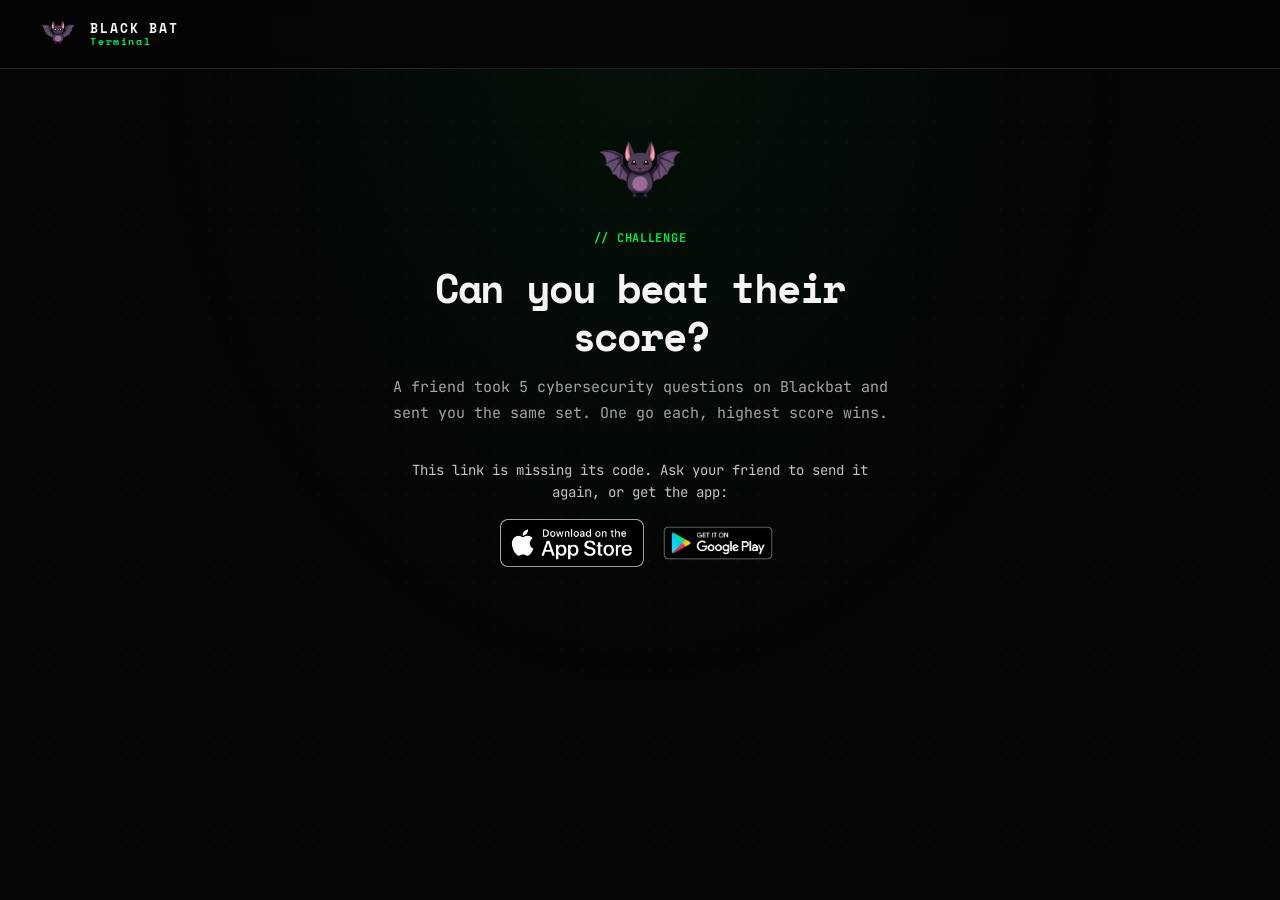
<file: c/index.html>
<!doctype html>
<html lang="en">
<head>
  <meta charset="utf-8" />
  <meta name="viewport" content="width=device-width, initial-scale=1" />
  <title>Can you beat my score? — Blackbat</title>
  <meta name="description" content="A friend challenged you to 5 cybersecurity questions on Blackbat. Same questions, one go." />
  <meta name="robots" content="noindex" />
  <link rel="icon" type="image/png" href="../assets/favicon.png" />
  <meta property="og:title" content="Can you beat my score?" />
  <meta property="og:description" content="A friend challenged you to 5 cybersecurity questions on Blackbat. Same questions, one go." />
  <meta property="og:url" content="https://blackbatterminal.com/c/" />
  <meta property="og:site_name" content="Blackbat Terminal" />
  <meta property="og:image" content="https://blackbatterminal.com/assets/og-image.png" />
  <meta property="og:type" content="website" />
  <meta name="twitter:card" content="summary_large_image" />
  <meta name="twitter:title" content="Can you beat my score?" />
  <meta name="twitter:description" content="A friend challenged you to 5 cybersecurity questions on Blackbat. Same questions, one go." />
  <meta name="twitter:image" content="https://blackbatterminal.com/assets/og-image.png" />
  <meta name="theme-color" content="#050505" />
  <link rel="preconnect" href="https://fonts.googleapis.com" />
  <link rel="preconnect" href="https://fonts.gstatic.com" crossorigin />
  <link href="https://fonts.googleapis.com/css2?family=JetBrains+Mono:wght@400;500;700&family=Space+Mono:wght@400;700&display=swap" rel="stylesheet" />
  <link rel="stylesheet" href="../css/site.css" />
  <style>
    .bb-link-card { max-width: 560px; margin: 0 auto; text-align: center; }
    .bb-link-card img.bb-link-bat { width: 96px; height: 96px; margin: 0 auto 8px; display: block; }
    .bb-link-card .bb-btn { margin-top: 8px; }
    .bb-link-stores { display: flex; gap: 12px; justify-content: center; align-items: center; flex-wrap: wrap; margin: 16px 0 8px; }
    .bb-link-stores img { height: 48px; width: auto; }
    .bb-link-note { font-size: 14px; opacity: 0.8; }
    .bb-link-note code { font-family: 'JetBrains Mono', monospace; letter-spacing: 0.08em; }
    [hidden] { display: none !important; }
  </style>
  <script src="../js/attribution.js" defer></script>
</head>
<body>
  <div class="bb-page">
    <header class="bb-header">
      <div class="bb-header__inner">
        <a class="bb-logo" href="../index.html" aria-label="Blackbat Terminal home">
          <img src="../assets/bat.png" alt="" width="40" height="40" />
          <span class="bb-logo__text">BLACK BAT<span>Terminal</span></span>
        </a>
      </div>
    </header>

    <main class="bb-main" id="main">
      <div class="bb-wrap bb-doc bb-link-card">
        <img class="bb-link-bat" src="../assets/bat.png" alt="" width="96" height="96" />
        <p class="bb-eyebrow">// CHALLENGE</p>
        <h1>Can you beat their score?</h1>
        <p class="lede">A friend took 5 cybersecurity questions on Blackbat and sent you the same set. One go each, highest score wins.</p>

        <div data-has-code hidden>
          <a class="bb-btn bb-btn--primary bb-btn--block" data-open href="#">Play in Blackbat</a>

          <p class="section-label">// DON&rsquo;T_HAVE_IT_YET</p>
          <div class="bb-link-stores">
            <a href="https://apps.apple.com/app/blackbat/id6788403863" aria-label="Download Blackbat on the App Store">
              <img src="../assets/Download From App Store.png" alt="" width="498" height="167" />
            </a>
            <a href="https://play.google.com/store/apps/details?id=com.milindbhatt.blackbat" aria-label="Get Blackbat on Google Play">
              <img src="../assets/Get It On Playstore.png" alt="" width="646" height="250" />
            </a>
          </div>
          <p class="bb-link-note">Then come back to this page and tap <strong>Play in Blackbat</strong> to start the challenge.</p>
        </div>

        <div data-no-code hidden>
          <p class="bb-link-note">This link is missing its code. Ask your friend to send it again, or get the app:</p>
          <div class="bb-link-stores">
            <a href="https://apps.apple.com/app/blackbat/id6788403863" aria-label="Download Blackbat on the App Store">
              <img src="../assets/Download From App Store.png" alt="" width="498" height="167" />
            </a>
            <a href="https://play.google.com/store/apps/details?id=com.milindbhatt.blackbat" aria-label="Get Blackbat on Google Play">
              <img src="../assets/Get It On Playstore.png" alt="" width="646" height="250" />
            </a>
          </div>
        </div>
      </div>
    </main>
  </div>
  <script>
    (function () {
      /* Codes are short upper-case letters and digits (convex/social.ts). Anything else is ignored. */
      var raw = new URLSearchParams(window.location.search).get('code') || '';
      var code = raw.trim().toUpperCase();
      var ok = /^[A-Z0-9]{4,16}$/.test(code);
      document.querySelector(ok ? '[data-has-code]' : '[data-no-code]').hidden = false;
      if (!ok) return;
      document.querySelector('[data-open]').href = 'blackbat://challenge/' + code;
      Array.prototype.forEach.call(document.querySelectorAll('[data-code]'), function (el) {
        el.textContent = code;
      });
    })();
  </script>
</body>
</html>
</file>
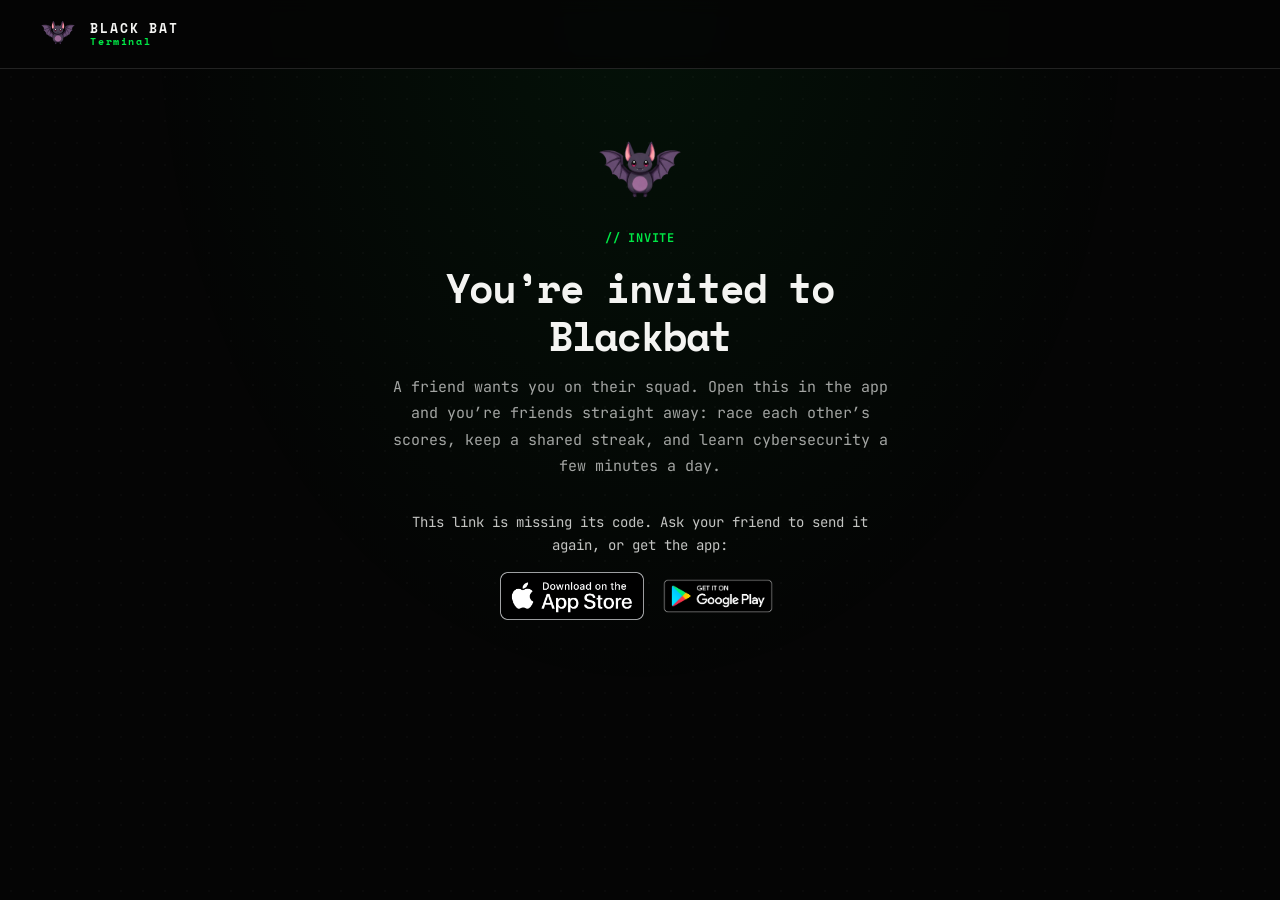
<file: i/index.html>
<!doctype html>
<html lang="en">
<head>
  <meta charset="utf-8" />
  <meta name="viewport" content="width=device-width, initial-scale=1" />
  <title>You're invited to Blackbat — Blackbat</title>
  <meta name="description" content="A friend invited you to learn cybersecurity on Blackbat. Open the link in the app and you're friends straight away." />
  <meta name="robots" content="noindex" />
  <link rel="icon" type="image/png" href="../assets/favicon.png" />
  <meta property="og:title" content="You're invited to Blackbat" />
  <meta property="og:description" content="A friend invited you to learn cybersecurity on Blackbat. Open the link in the app and you're friends straight away." />
  <meta property="og:url" content="https://blackbatterminal.com/i/" />
  <meta property="og:site_name" content="Blackbat Terminal" />
  <meta property="og:image" content="https://blackbatterminal.com/assets/og-image.png" />
  <meta property="og:type" content="website" />
  <meta name="twitter:card" content="summary_large_image" />
  <meta name="twitter:title" content="You're invited to Blackbat" />
  <meta name="twitter:description" content="A friend invited you to learn cybersecurity on Blackbat. Open the link in the app and you're friends straight away." />
  <meta name="twitter:image" content="https://blackbatterminal.com/assets/og-image.png" />
  <meta name="theme-color" content="#050505" />
  <link rel="preconnect" href="https://fonts.googleapis.com" />
  <link rel="preconnect" href="https://fonts.gstatic.com" crossorigin />
  <link href="https://fonts.googleapis.com/css2?family=JetBrains+Mono:wght@400;500;700&family=Space+Mono:wght@400;700&display=swap" rel="stylesheet" />
  <link rel="stylesheet" href="../css/site.css" />
  <style>
    .bb-link-card { max-width: 560px; margin: 0 auto; text-align: center; }
    .bb-link-card img.bb-link-bat { width: 96px; height: 96px; margin: 0 auto 8px; display: block; }
    .bb-link-card .bb-btn { margin-top: 8px; }
    .bb-link-stores { display: flex; gap: 12px; justify-content: center; align-items: center; flex-wrap: wrap; margin: 16px 0 8px; }
    .bb-link-stores img { height: 48px; width: auto; }
    .bb-link-note { font-size: 14px; opacity: 0.8; }
    .bb-link-note code { font-family: 'JetBrains Mono', monospace; letter-spacing: 0.08em; }
    [hidden] { display: none !important; }
  </style>
  <script src="../js/attribution.js" defer></script>
</head>
<body>
  <div class="bb-page">
    <header class="bb-header">
      <div class="bb-header__inner">
        <a class="bb-logo" href="../index.html" aria-label="Blackbat Terminal home">
          <img src="../assets/bat.png" alt="" width="40" height="40" />
          <span class="bb-logo__text">BLACK BAT<span>Terminal</span></span>
        </a>
      </div>
    </header>

    <main class="bb-main" id="main">
      <div class="bb-wrap bb-doc bb-link-card">
        <img class="bb-link-bat" src="../assets/bat.png" alt="" width="96" height="96" />
        <p class="bb-eyebrow">// INVITE</p>
        <h1>You&rsquo;re invited to Blackbat</h1>
        <p class="lede">A friend wants you on their squad. Open this in the app and you&rsquo;re friends straight away: race each other&rsquo;s scores, keep a shared streak, and learn cybersecurity a few minutes a day.</p>

        <div data-has-code hidden>
          <a class="bb-btn bb-btn--primary bb-btn--block" data-open href="#">Open in Blackbat</a>

          <p class="section-label">// DON&rsquo;T_HAVE_IT_YET</p>
          <div class="bb-link-stores">
            <a href="https://apps.apple.com/app/blackbat/id6788403863" aria-label="Download Blackbat on the App Store">
              <img src="../assets/Download From App Store.png" alt="" width="498" height="167" />
            </a>
            <a href="https://play.google.com/store/apps/details?id=com.milindbhatt.blackbat" aria-label="Get Blackbat on Google Play">
              <img src="../assets/Get It On Playstore.png" alt="" width="646" height="250" />
            </a>
          </div>
          <p class="bb-link-note">Then come back to this page and tap <strong>Open in Blackbat</strong>. On your first day you can also type the code <code data-code></code> in Friends, and you both get 150 gems.</p>
        </div>

        <div data-no-code hidden>
          <p class="bb-link-note">This link is missing its code. Ask your friend to send it again, or get the app:</p>
          <div class="bb-link-stores">
            <a href="https://apps.apple.com/app/blackbat/id6788403863" aria-label="Download Blackbat on the App Store">
              <img src="../assets/Download From App Store.png" alt="" width="498" height="167" />
            </a>
            <a href="https://play.google.com/store/apps/details?id=com.milindbhatt.blackbat" aria-label="Get Blackbat on Google Play">
              <img src="../assets/Get It On Playstore.png" alt="" width="646" height="250" />
            </a>
          </div>
        </div>
      </div>
    </main>
  </div>
  <script>
    (function () {
      /* Codes are short upper-case letters and digits (convex/social.ts). Anything else is ignored. */
      var raw = new URLSearchParams(window.location.search).get('code') || '';
      var code = raw.trim().toUpperCase();
      var ok = /^[A-Z0-9]{4,16}$/.test(code);
      document.querySelector(ok ? '[data-has-code]' : '[data-no-code]').hidden = false;
      if (!ok) return;
      document.querySelector('[data-open]').href = 'blackbat://invite/' + code;
      Array.prototype.forEach.call(document.querySelectorAll('[data-code]'), function (el) {
        el.textContent = code;
      });
    })();
  </script>
</body>
</html>
</file>
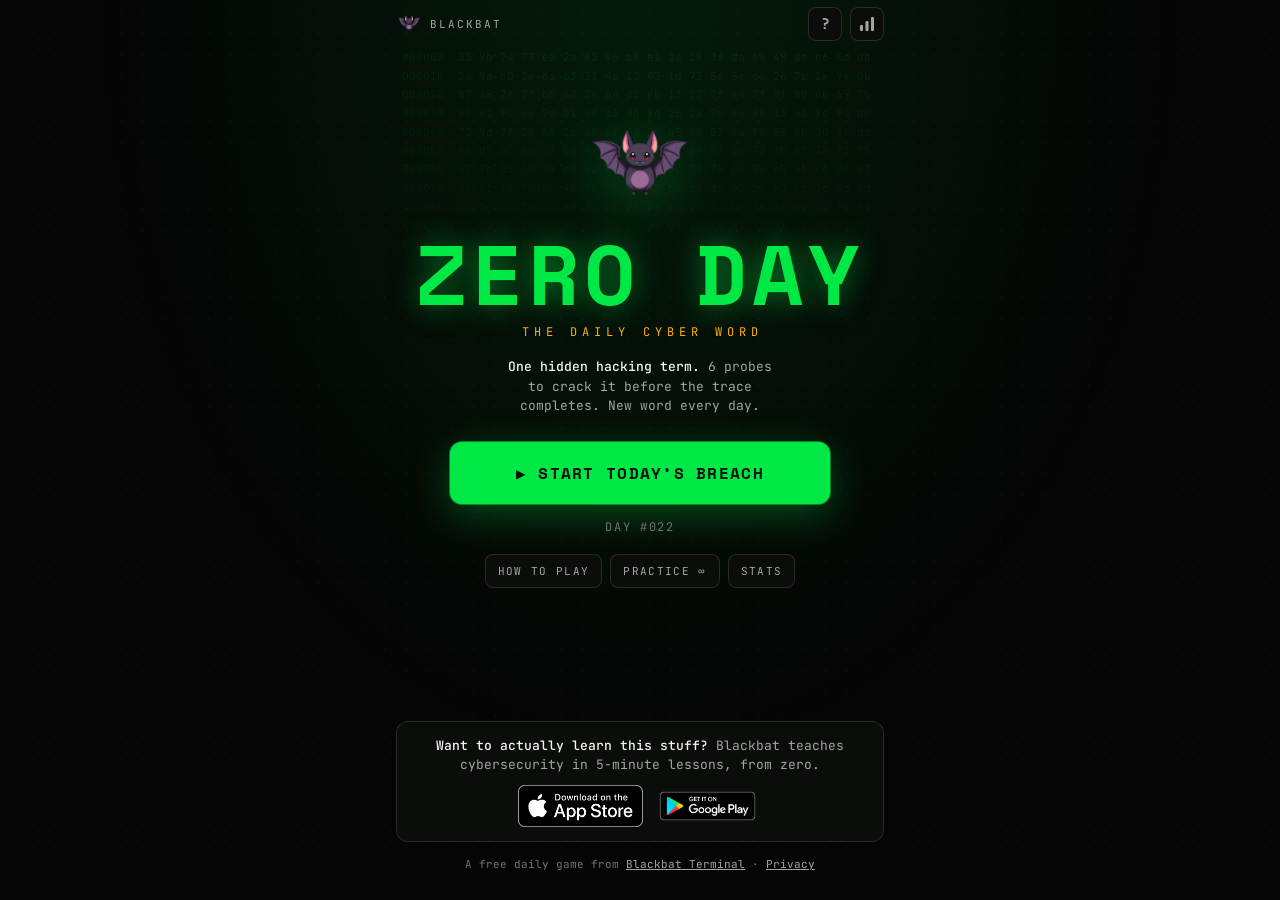
<file: zeroday/index.html>
<!doctype html>
<html lang="en">
<head>
  <meta charset="utf-8" />
  <meta name="viewport" content="width=device-width, initial-scale=1, viewport-fit=cover" />
  <title>Zero Day — the daily cyber word game</title>
  <meta name="description" content="Crack one hidden cybersecurity word a day in 6 probes. Free, no sign-up, new word every day. From Blackbat." />
  <link rel="canonical" href="https://blackbatterminal.com/zeroday/" />
  <link rel="icon" type="image/png" href="../assets/favicon.png" />
  <meta property="og:title" content="Zero Day — the daily cyber word game" />
  <meta property="og:description" content="One hidden hacking term. 6 probes. New word every day. Can you crack it before the trace completes?" />
  <meta property="og:url" content="https://blackbatterminal.com/zeroday/" />
  <meta property="og:site_name" content="Blackbat Terminal" />
  <meta property="og:image" content="https://blackbatterminal.com/zeroday/og.png" />
  <meta property="og:image:width" content="1200" />
  <meta property="og:image:height" content="630" />
  <meta property="og:type" content="website" />
  <meta name="twitter:card" content="summary_large_image" />
  <meta name="twitter:title" content="Zero Day — the daily cyber word game" />
  <meta name="twitter:description" content="One hidden hacking term. 6 probes. New word every day." />
  <meta name="twitter:image" content="https://blackbatterminal.com/zeroday/og.png" />
  <meta name="theme-color" content="#050505" />
  <link rel="preconnect" href="https://fonts.googleapis.com" />
  <link rel="preconnect" href="https://fonts.gstatic.com" crossorigin />
  <link href="https://fonts.googleapis.com/css2?family=JetBrains+Mono:wght@400;500;700&family=Space+Mono:wght@400;700&display=swap" rel="stylesheet" />
  <link rel="stylesheet" href="zeroday.css" />
  <!-- Someone who came straight to the game is counted as coming from it (js/attribution.js). -->
  <script>
    try {
      if (!new URLSearchParams(location.search).get('ref') && !sessionStorage.getItem('bb.ref')) {
        sessionStorage.setItem('bb.ref', 'zeroday');
      }
    } catch (e) {}
  </script>
  <script src="../js/attribution.js" defer></script>
  <script src="words.js" defer></script>
  <script src="zeroday.js" defer></script>
</head>
<body data-screen="home">
  <div class="zd-app">
    <header class="zd-top">
      <a class="zd-brand" href="../index.html" aria-label="Blackbat Terminal home">
        <img src="../assets/bat.png" alt="" width="26" height="26" />
        <span>BLACKBAT</span>
      </a>
      <div class="zd-top__actions">
        <button class="zd-icon-btn" type="button" data-open="help" aria-label="How to play">?</button>
        <button class="zd-icon-btn" type="button" data-open="stats" aria-label="Your stats">
          <svg viewBox="0 0 16 16" fill="currentColor" aria-hidden="true"><rect x="1" y="9" width="3" height="6" rx="1"/><rect x="6.5" y="5" width="3" height="10" rx="1"/><rect x="12" y="1" width="3" height="14" rx="1"/></svg>
        </button>
      </div>
    </header>

    <main class="zd-home" data-view="home">
      <div class="zd-hex" id="zd-hex" aria-hidden="true"></div>
      <img class="zd-bat" src="../assets/bat.png" alt="" width="92" height="92" />
      <h1 class="zd-title" data-text="ZERO DAY">ZERO DAY</h1>
      <p class="zd-sub">THE DAILY CYBER WORD</p>
      <p class="zd-rules"><b>One hidden hacking term.</b> 6 probes to crack it before the trace completes. New word every day.</p>

      <button class="zd-cta" type="button" id="zd-start">START TODAY&rsquo;S BREACH</button>
      <div class="zd-meta">
        <span id="zd-daynum">DAY #001</span>
        <span id="zd-streak" hidden></span>
      </div>
      <div class="zd-links">
        <button class="zd-chip" type="button" data-open="help">HOW TO PLAY</button>
        <button class="zd-chip" type="button" id="zd-practice">PRACTICE &infin;</button>
        <button class="zd-chip" type="button" data-open="stats">STATS</button>
      </div>

      <aside class="zd-ad" data-ad-slot="home" hidden aria-label="Advertisement"></aside>

      <div class="zd-promo">
        <div class="zd-promo__card">
          <p><b>Want to actually learn this stuff?</b> Blackbat teaches cybersecurity in 5-minute lessons, from zero.</p>
          <div class="zd-stores">
            <a href="https://apps.apple.com/app/blackbat/id6788403863" aria-label="Download Blackbat on the App Store">
              <img src="../assets/Download From App Store.png" alt="" width="498" height="167" />
            </a>
            <a href="https://play.google.com/store/apps/details?id=com.milindbhatt.blackbat" aria-label="Get Blackbat on Google Play">
              <img src="../assets/Get It On Playstore.png" alt="" width="646" height="250" />
            </a>
          </div>
        </div>
        <p class="zd-foot">A free daily game from <a href="../index.html">Blackbat Terminal</a> &middot; <a href="../privacy.html">Privacy</a></p>
      </div>
    </main>

    <main class="zd-game" data-view="game">
      <div class="zd-hud">
        <button class="zd-back" type="button" id="zd-back" aria-label="Back to the start screen">&lsaquo; <span id="zd-mode">DAY #001</span></button>
        <div class="zd-trace" id="zd-trace" role="img" aria-label="Trace 0 percent">
          <span class="zd-trace__label">TRACE</span>
          <div class="zd-trace__bar"><div class="zd-trace__fill" id="zd-trace-fill"></div></div>
          <span class="zd-trace__pct" id="zd-trace-pct">0%</span>
        </div>
      </div>

      <div class="zd-intel">
        <div class="zd-intel__row">
          <span class="zd-intel__tag" id="zd-intel-tag"></span>
          <button class="zd-hint-btn" type="button" id="zd-hint-btn">HINT &middot; &minus;1 PROBE</button>
        </div>
        <p class="zd-intel__hint" id="zd-intel-hint" hidden></p>
      </div>

      <div class="zd-board-wrap">
        <div class="zd-board" id="zd-board" role="group" aria-label="Your probes"></div>
      </div>

      <div class="zd-keys" id="zd-keys" aria-label="Keyboard"></div>

      <section class="zd-result" id="zd-result" hidden aria-live="polite">
        <p class="zd-result__kicker" id="zd-result-kicker"></p>
        <p class="zd-result__rank" id="zd-result-rank"></p>
        <p class="zd-result__line" id="zd-result-line"></p>
        <p class="zd-result__word" id="zd-result-word"></p>
        <span class="zd-result__cat" id="zd-result-cat"></span>
        <p class="zd-result__def" id="zd-result-def"></p>
        <div class="zd-result__actions">
          <button class="zd-btn zd-btn--primary" type="button" id="zd-share">SHARE RESULT</button>
          <button class="zd-btn zd-btn--ghost" type="button" id="zd-again">PRACTICE ANOTHER &infin;</button>
        </div>
        <p class="zd-next" id="zd-next">NEXT WORD IN <b id="zd-countdown">--:--:--</b></p>
        <aside class="zd-ad" data-ad-slot="result" hidden aria-label="Advertisement"></aside>
        <div class="zd-result__promo">
          <p><b>That&rsquo;s one word.</b> Blackbat teaches you the whole field, 5 minutes a day.</p>
          <div class="zd-stores">
            <a href="https://apps.apple.com/app/blackbat/id6788403863" aria-label="Download Blackbat on the App Store">
              <img src="../assets/Download From App Store.png" alt="" width="498" height="167" />
            </a>
            <a href="https://play.google.com/store/apps/details?id=com.milindbhatt.blackbat" aria-label="Get Blackbat on Google Play">
              <img src="../assets/Get It On Playstore.png" alt="" width="646" height="250" />
            </a>
          </div>
        </div>
      </section>
    </main>
  </div>

  <div class="zd-toast" id="zd-toast" role="status" aria-live="assertive"></div>

  <dialog class="zd-dialog" id="zd-dialog-help" aria-labelledby="zd-help-title">
    <div class="zd-dialog__head">
      <h2 id="zd-help-title">HOW TO PLAY</h2>
      <button class="zd-icon-btn" type="button" data-close aria-label="Close">&times;</button>
    </div>
    <p>Every day there is <b>one hidden cybersecurity word</b>. You get <b>6 probes</b> to crack it. Each probe fills the trace; at 100% you&rsquo;re caught.</p>
    <p>Type any letters to fill the row and press <b>ENTER</b>. Each letter comes back as:</p>
    <div class="zd-legend">
      <div class="zd-legend__item"><div class="zd-cell" data-state="hit">P</div><span><b>Locked in.</b> Right letter, right place.</span></div>
      <div class="zd-legend__item"><div class="zd-cell" data-state="near">H</div><span><b>Leaked.</b> In the word, wrong place.</span></div>
      <div class="zd-legend__item"><div class="zd-cell" data-state="miss">X</div><span><b>Denied.</b> Not in the word.</span></div>
    </div>
    <p>You always see the word&rsquo;s category and length. Stuck? <b>Decrypt the hint</b>, but it costs you one probe.</p>
    <p>Fewer probes, better rank:</p>
    <dl class="zd-ranks">
      <dt>1</dt><dd>ZERO DAY</dd>
      <dt>2</dt><dd>ROOT ACCESS</dd>
      <dt>3</dt><dd>ADMIN</dd>
      <dt>4</dt><dd>POWER USER</dd>
      <dt>5</dt><dd>GUEST</dd>
      <dt>6</dt><dd>SCRIPT KIDDIE</dd>
    </dl>
    <p class="zd-note">Everyone gets the same word each day. A new one arrives at midnight, your time.</p>
  </dialog>

  <dialog class="zd-dialog" id="zd-dialog-stats" aria-labelledby="zd-stats-title">
    <div class="zd-dialog__head">
      <h2 id="zd-stats-title">YOUR STATS</h2>
      <button class="zd-icon-btn" type="button" data-close aria-label="Close">&times;</button>
    </div>
    <div class="zd-stats">
      <div><b id="zd-stat-played">0</b><span>PLAYED</span></div>
      <div><b id="zd-stat-win">0</b><span>WIN %</span></div>
      <div><b id="zd-stat-streak">0</b><span>STREAK</span></div>
      <div><b id="zd-stat-best">0</b><span>BEST</span></div>
    </div>
    <div class="zd-dist" id="zd-dist" aria-label="Probes used when you won"></div>
    <p class="zd-note">Saved in this browser only. Practice rounds don&rsquo;t count.</p>
  </dialog>
</body>
</html>
</file>
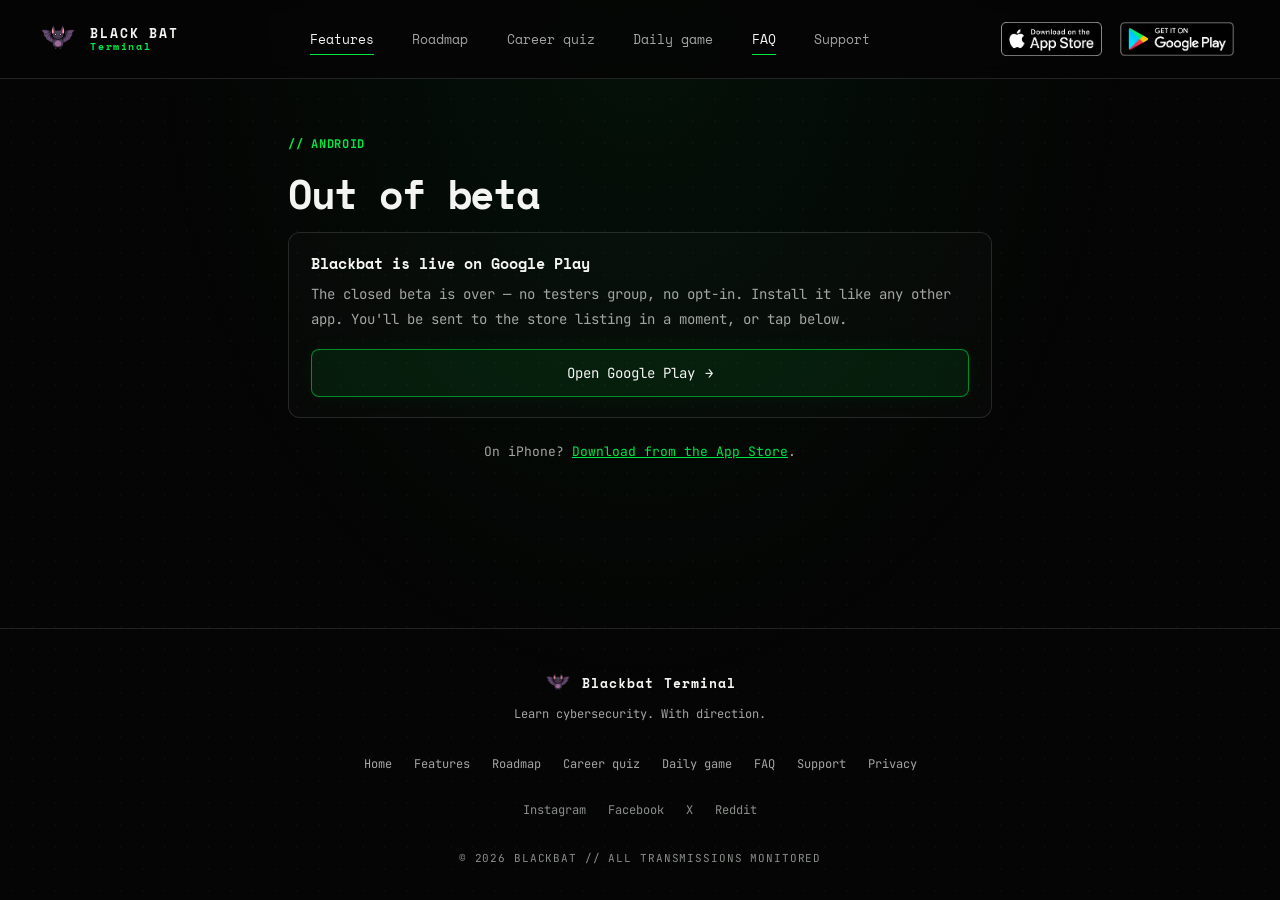
<file: android-beta.html>
<!doctype html>
<html lang="en">
<head>
  <meta charset="utf-8" />
  <meta name="viewport" content="width=device-width, initial-scale=1" />
  <title>Blackbat — Now on Google Play</title>
  <meta name="description" content="Blackbat is out of beta and live on Google Play. This page sends you to the store listing." />
  <link rel="canonical" href="https://play.google.com/store/apps/details?id=com.milindbhatt.blackbat" />
  <meta name="robots" content="noindex, follow" />
  <meta http-equiv="refresh" content="3; url=https://play.google.com/store/apps/details?id=com.milindbhatt.blackbat" />
  <link rel="icon" type="image/png" href="assets/favicon.png" />
  <meta property="og:title" content="Blackbat — Now on Google Play" />
  <meta property="og:description" content="Blackbat is out of beta and live on Google Play. This page sends you to the store listing." />
  <meta property="og:url" content="https://blackbatterminal.com/android-beta.html" />
  <meta property="og:site_name" content="Blackbat Terminal" />
  <meta property="og:image" content="https://blackbatterminal.com/assets/og-image.png" />
  <meta property="og:type" content="website" />
  <meta name="twitter:card" content="summary_large_image" />
  <meta name="twitter:title" content="Blackbat — Now on Google Play" />
  <meta name="twitter:description" content="Blackbat is out of beta and live on Google Play. This page sends you to the store listing." />
  <meta name="twitter:image" content="https://blackbatterminal.com/assets/og-image.png" />
  <meta name="theme-color" content="#050505" />
  <link rel="preconnect" href="https://fonts.googleapis.com" />
  <link rel="preconnect" href="https://fonts.gstatic.com" crossorigin />
  <link href="https://fonts.googleapis.com/css2?family=JetBrains+Mono:wght@400;500;700&family=Space+Mono:wght@400;700&display=swap" rel="stylesheet" />
  <link rel="stylesheet" href="css/site.css" />
  <script src="js/attribution.js" defer></script>
</head>
<body>
  <div class="bb-page">
    <a class="bb-skip" href="#main">Skip to content</a>
    <header class="bb-header">
      <div class="bb-header__inner">
        <a class="bb-logo" href="index.html" aria-label="Blackbat Terminal home">
          <img src="assets/bat.png" alt="" width="40" height="40" />
          <span class="bb-logo__text">BLACK BAT<span>Terminal</span></span>
        </a>
        <nav class="bb-nav" id="site-nav" aria-label="Primary">
          <a href="index.html#features" aria-current="page">Features</a>
          <a href="roadmap.html">Roadmap</a>
          <a href="career-quiz.html">Career quiz</a>
          <a href="zeroday/">Daily game</a>
          <a href="index.html#faq" aria-current="page">FAQ</a>
          <a href="support.html">Support</a>
          <div class="bb-nav__stores">
            <a class="bb-header__badge" href="https://apps.apple.com/app/blackbat/id6788403863" aria-label="Download Blackbat on the App Store">
              <img src="assets/Download From App Store.png" alt="" width="498" height="167" />
            </a>
            <a class="bb-header__badge bb-header__badge--play" href="https://play.google.com/store/apps/details?id=com.milindbhatt.blackbat" aria-label="Get Blackbat on Google Play">
              <img src="assets/Get It On Playstore.png" alt="" width="646" height="250" />
            </a>
          </div>
        </nav>
        <div class="bb-header__actions">
          <a class="bb-header__badge" href="https://apps.apple.com/app/blackbat/id6788403863" aria-label="Download Blackbat on the App Store">
            <img src="assets/Download From App Store.png" alt="" width="498" height="167" />
          </a>
          <a class="bb-header__badge bb-header__badge--play" href="https://play.google.com/store/apps/details?id=com.milindbhatt.blackbat" aria-label="Get Blackbat on Google Play">
            <img src="assets/Get It On Playstore.png" alt="" width="646" height="250" />
          </a>
        </div>
        <button class="bb-menu-btn" type="button" data-menu-toggle aria-controls="site-nav" aria-expanded="false" aria-label="Open menu">
          <svg viewBox="0 0 24 24" fill="none" stroke="currentColor" stroke-width="1.5" aria-hidden="true"><path d="M4 7h16M4 12h16M4 17h16"/></svg>
        </button>
      </div>
    </header>

    <main class="bb-main" id="main">
      <div class="bb-wrap bb-doc">
        <p class="bb-eyebrow">// ANDROID</p>
        <h1>Out of beta</h1>

        <article class="step">
          <h2>Blackbat is live on Google Play</h2>
          <p>The closed beta is over — no testers group, no opt-in. Install it like any other app. You'll be sent to the store listing in a moment, or tap below.</p>
          <a class="bb-btn bb-btn--primary bb-btn--block" href="https://play.google.com/store/apps/details?id=com.milindbhatt.blackbat">Open Google Play <span class="bb-arrow" aria-hidden="true">&rarr;</span></a>
        </article>

        <p class="ios-note">On iPhone? <a href="https://apps.apple.com/app/blackbat/id6788403863">Download from the App Store</a>.</p>
      </div>
    </main>

    <footer class="bb-footer">
      <div class="bb-wrap bb-footer__inner">
        <a class="bb-footer__brand" href="index.html">
          <img src="assets/bat.png" alt="" width="28" height="28" />
          <span>Blackbat Terminal</span>
        </a>
        <p class="bb-footer__tag">Learn cybersecurity. With direction.</p>
        <nav class="bb-footer__nav" aria-label="Footer">
          <a href="index.html">Home</a>
          <a href="index.html#features">Features</a>
          <a href="roadmap.html">Roadmap</a>
          <a href="career-quiz.html">Career quiz</a>
          <a href="zeroday/">Daily game</a>
          <a href="index.html#faq">FAQ</a>
          <a href="support.html">Support</a>
          <a href="privacy.html">Privacy</a>
        </nav>
        <div class="bb-footer__social">
          <a href="https://www.instagram.com/blackbat.terminal/" target="_blank" rel="noopener noreferrer">Instagram</a>
          <a href="https://www.facebook.com/blackbat.terminal/" target="_blank" rel="noopener noreferrer">Facebook</a>
          <a href="https://x.com/bblackterminal" target="_blank" rel="noopener noreferrer">X</a>
          <a href="https://www.reddit.com/user/blackbatterminal/" target="_blank" rel="noopener noreferrer">Reddit</a>
        </div>
        <p class="bb-footer__copy">&copy; 2026 BLACKBAT // ALL TRANSMISSIONS MONITORED</p>
      </div>
    </footer>
  </div>

  <script src="js/site.js"></script>
</body>
</html>
</file>
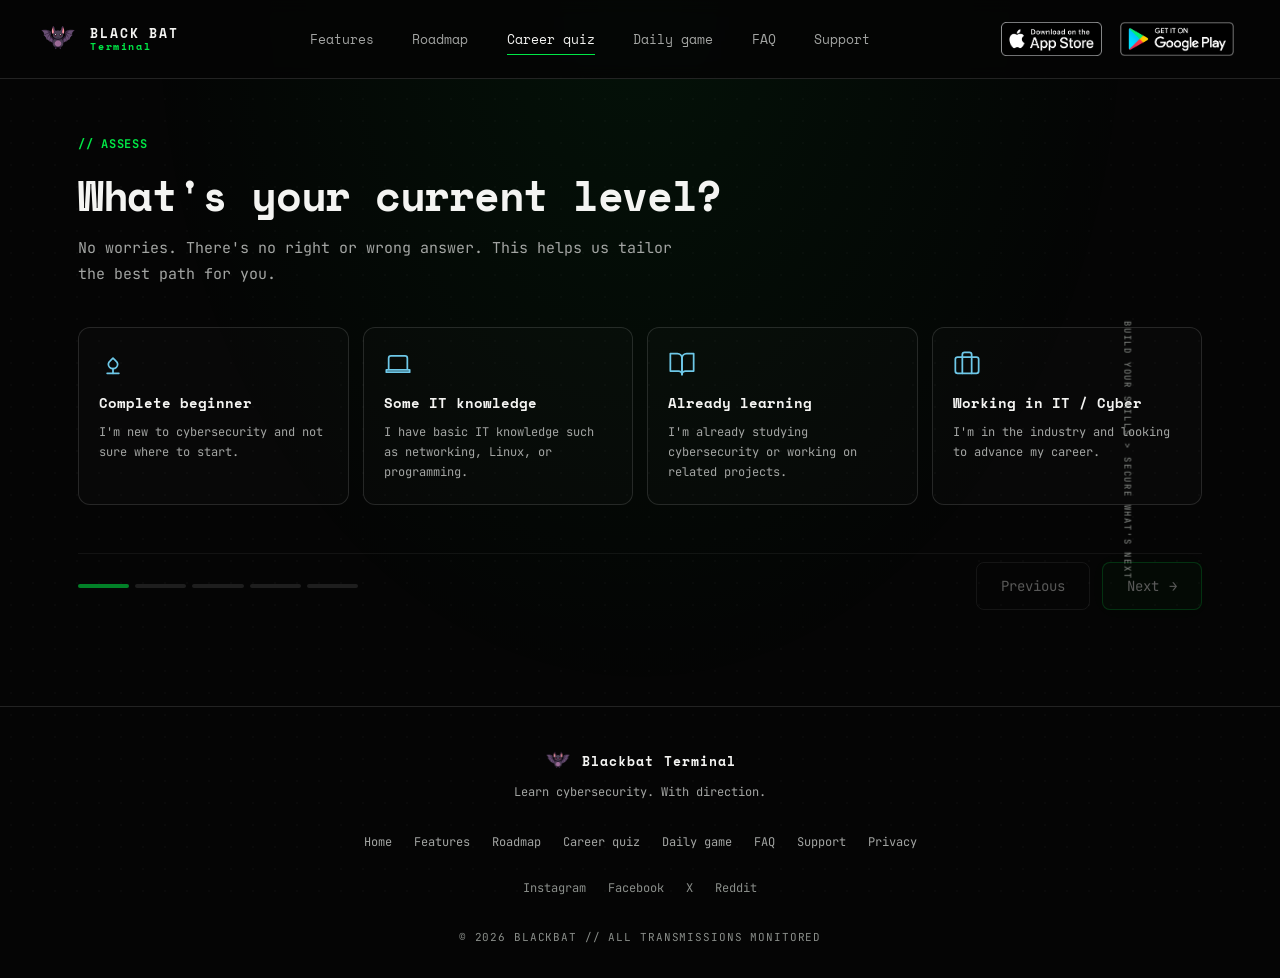
<file: career-quiz.html>
<!doctype html>
<html lang="en">
<head>
  <meta charset="utf-8" />
  <meta name="viewport" content="width=device-width, initial-scale=1" />
  <title>Career Quiz | Blackbat Terminal</title>
  <meta name="description" content="Find your cybersecurity career path with a short Blackbat Terminal assessment tailored for beginners and career changers." />
  <link rel="canonical" href="https://blackbatterminal.com/career-quiz.html" />
  <link rel="icon" type="image/png" href="assets/favicon.png" />
  <meta property="og:title" content="Career Quiz | Blackbat Terminal" />
  <meta property="og:description" content="Find your cybersecurity career path with a short Blackbat Terminal assessment tailored for beginners and career changers." />
  <meta property="og:url" content="https://blackbatterminal.com/career-quiz.html" />
  <meta property="og:site_name" content="Blackbat Terminal" />
  <meta property="og:image" content="https://blackbatterminal.com/assets/og-image.png" />
  <meta property="og:type" content="website" />
  <meta name="twitter:card" content="summary_large_image" />
  <meta name="twitter:site" content="@bblackterminal" />
  <meta name="twitter:title" content="Career Quiz | Blackbat Terminal" />
  <meta name="twitter:description" content="Find your cybersecurity career path with a short Blackbat Terminal assessment tailored for beginners and career changers." />
  <meta name="twitter:image" content="https://blackbatterminal.com/assets/og-image.png" />
  <meta name="theme-color" content="#050505" />
  <link rel="preconnect" href="https://fonts.googleapis.com" />
  <link rel="preconnect" href="https://fonts.gstatic.com" crossorigin />
  <link href="https://fonts.googleapis.com/css2?family=JetBrains+Mono:wght@400;500;700&family=Space+Mono:wght@400;700&display=swap" rel="stylesheet" />
  <link rel="stylesheet" href="css/site.css" />
  <script src="js/attribution.js" defer></script>
</head>
<body>
  <div class="bb-page">
    <p class="bb-corner-note" aria-hidden="true">BUILD YOUR SKILLS &gt; SECURE WHAT'S NEXT</p>

    <a class="bb-skip" href="#main">Skip to content</a>
    <header class="bb-header">
      <div class="bb-header__inner">
        <a class="bb-logo" href="index.html" aria-label="Blackbat Terminal home">
          <img src="assets/bat.png" alt="" width="40" height="40" />
          <span class="bb-logo__text">BLACK BAT<span>Terminal</span></span>
        </a>
        <nav class="bb-nav" id="site-nav" aria-label="Primary">
          <a href="index.html#features">Features</a>
          <a href="roadmap.html">Roadmap</a>
          <a href="career-quiz.html" aria-current="page">Career quiz</a>
          <a href="zeroday/">Daily game</a>
          <a href="index.html#faq">FAQ</a>
          <a href="support.html">Support</a>
          <div class="bb-nav__stores">
            <a class="bb-header__badge" href="https://apps.apple.com/app/blackbat/id6788403863" aria-label="Download Blackbat on the App Store">
              <img src="assets/Download From App Store.png" alt="" width="498" height="167" />
            </a>
            <a class="bb-header__badge bb-header__badge--play" href="https://play.google.com/store/apps/details?id=com.milindbhatt.blackbat" aria-label="Get Blackbat on Google Play">
              <img src="assets/Get It On Playstore.png" alt="" width="646" height="250" />
            </a>
          </div>
        </nav>
        <div class="bb-header__actions">
          <a class="bb-header__badge" href="https://apps.apple.com/app/blackbat/id6788403863" aria-label="Download Blackbat on the App Store">
            <img src="assets/Download From App Store.png" alt="" width="498" height="167" />
          </a>
          <a class="bb-header__badge bb-header__badge--play" href="https://play.google.com/store/apps/details?id=com.milindbhatt.blackbat" aria-label="Get Blackbat on Google Play">
            <img src="assets/Get It On Playstore.png" alt="" width="646" height="250" />
          </a>
        </div>
        <button class="bb-menu-btn" type="button" data-menu-toggle aria-controls="site-nav" aria-expanded="false" aria-label="Open menu">
          <svg viewBox="0 0 24 24" fill="none" stroke="currentColor" stroke-width="1.5" aria-hidden="true"><path d="M4 7h16M4 12h16M4 17h16"/></svg>
        </button>
      </div>
    </header>

    <main class="bb-main" id="main">
      <div class="bb-wrap bb-enter">
        <div id="quiz-shell" class="bb-quiz-shell" aria-live="polite"></div>

        <footer class="bb-quiz-footer bb-enter bb-enter--delay-1">
          <div class="bb-progress" id="quiz-progress" role="progressbar" aria-valuemin="1" aria-valuemax="5" aria-valuenow="1"></div>
          <div class="bb-quiz-actions">
            <button type="button" class="bb-btn bb-btn--ghost" id="quiz-prev" disabled>Previous</button>
            <button type="button" class="bb-btn bb-btn--primary" id="quiz-next" disabled>
              Next <span class="bb-arrow" aria-hidden="true">→</span>
            </button>
          </div>
        </footer>
      </div>
    </main>

    <footer class="bb-footer">
      <div class="bb-wrap bb-footer__inner">
        <a class="bb-footer__brand" href="index.html">
          <img src="assets/bat.png" alt="" width="28" height="28" />
          <span>Blackbat Terminal</span>
        </a>
        <p class="bb-footer__tag">Learn cybersecurity. With direction.</p>
        <nav class="bb-footer__nav" aria-label="Footer">
          <a href="index.html">Home</a>
          <a href="index.html#features">Features</a>
          <a href="roadmap.html">Roadmap</a>
          <a href="career-quiz.html">Career quiz</a>
          <a href="zeroday/">Daily game</a>
          <a href="index.html#faq">FAQ</a>
          <a href="support.html">Support</a>
          <a href="privacy.html">Privacy</a>
        </nav>
        <div class="bb-footer__social">
          <a href="https://www.instagram.com/blackbat.terminal/" target="_blank" rel="noopener noreferrer">Instagram</a>
          <a href="https://www.facebook.com/blackbat.terminal/" target="_blank" rel="noopener noreferrer">Facebook</a>
          <a href="https://x.com/bblackterminal" target="_blank" rel="noopener noreferrer">X</a>
          <a href="https://www.reddit.com/user/blackbatterminal/" target="_blank" rel="noopener noreferrer">Reddit</a>
        </div>
        <p class="bb-footer__copy">&copy; 2026 BLACKBAT // ALL TRANSMISSIONS MONITORED</p>
      </div>
    </footer>
  </div>

  <script src="js/site.js"></script>
  <script src="js/icons.js"></script>
  <script src="js/career-data.js"></script>
  <script src="js/career-quiz.js"></script>
</body>
</html>
</file>
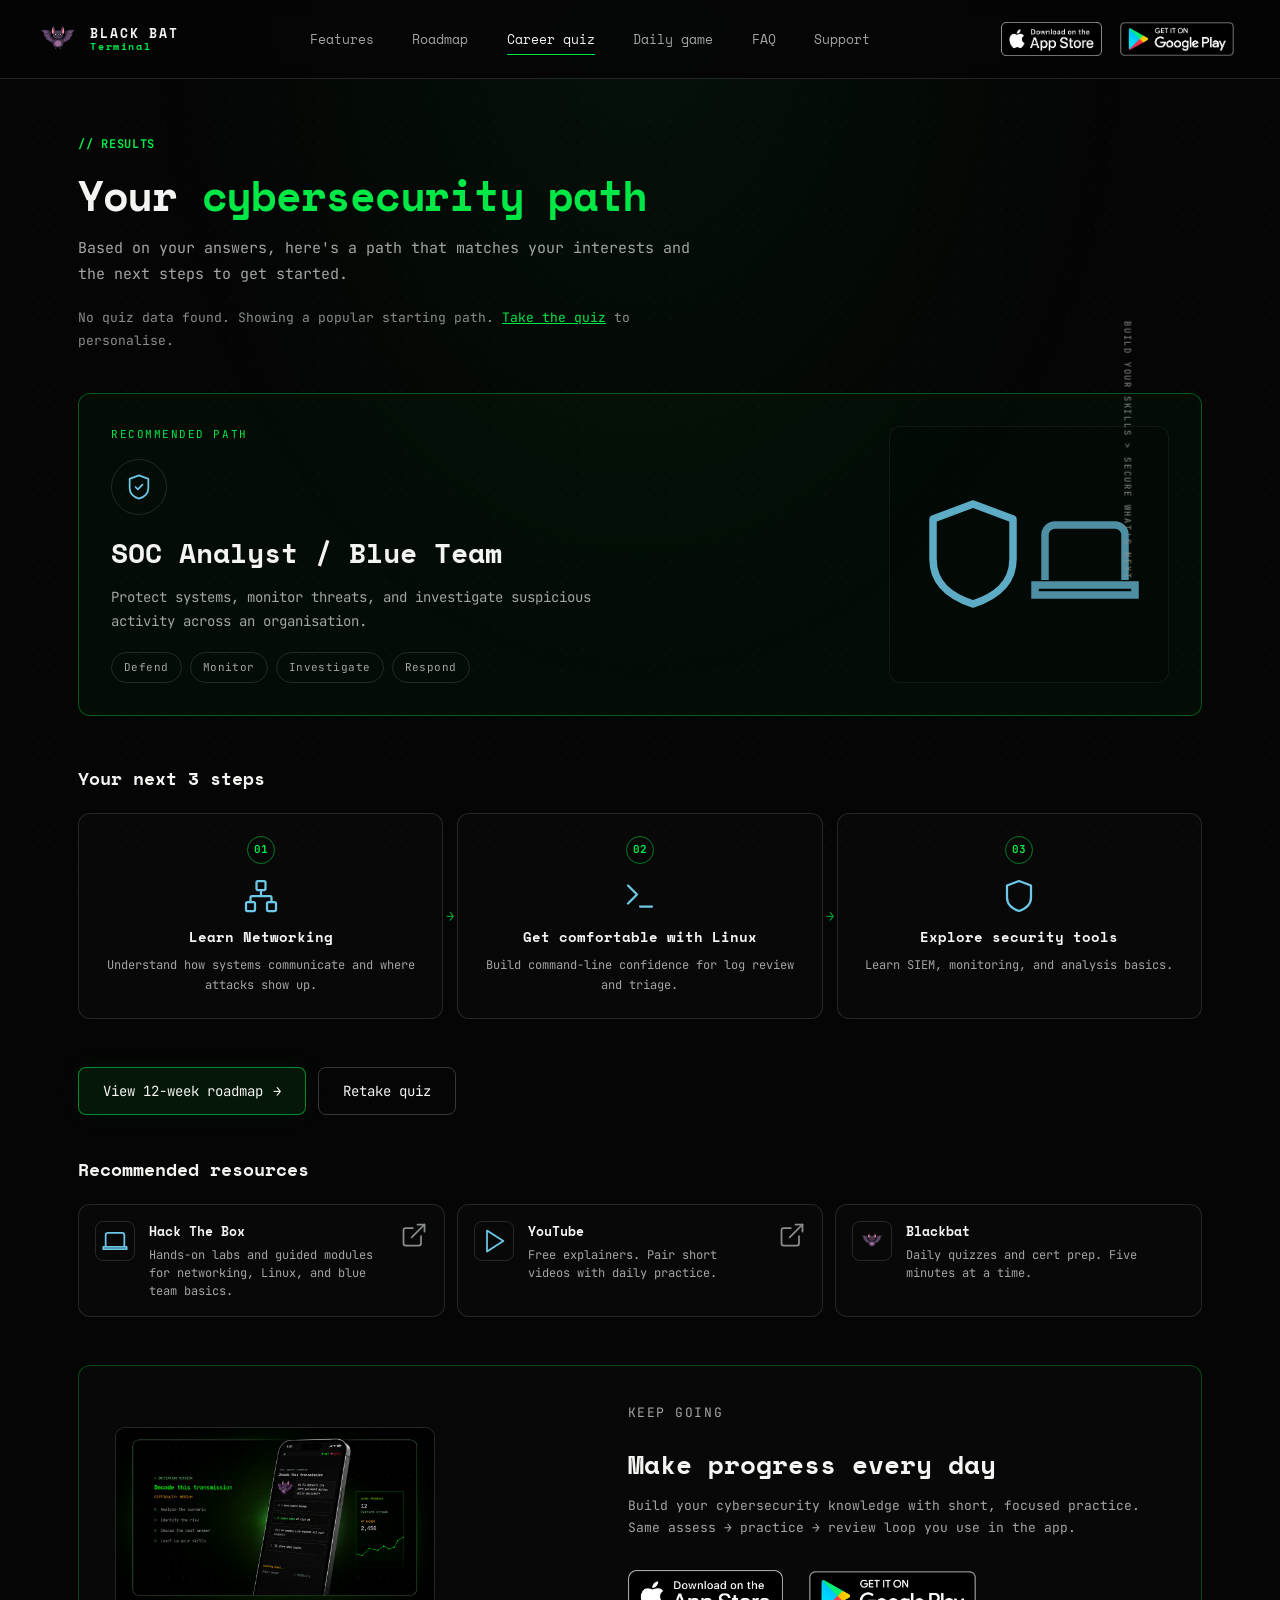
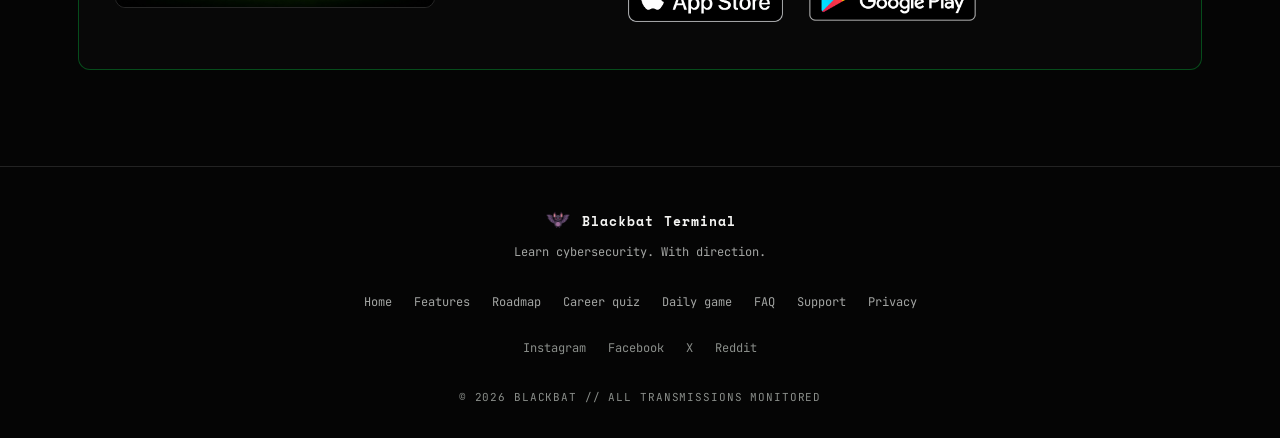
<file: career-results.html>
<!doctype html>
<html lang="en">
<head>
  <meta charset="utf-8" />
  <meta name="viewport" content="width=device-width, initial-scale=1" />
  <title>Your Cybersecurity Path | Blackbat Terminal</title>
  <meta name="description" content="Your recommended cybersecurity career path and next steps from Blackbat Terminal." />
  <link rel="canonical" href="https://blackbatterminal.com/career-results.html" />
  <link rel="icon" type="image/png" href="assets/favicon.png" />
  <meta property="og:title" content="Your Cybersecurity Path | Blackbat Terminal" />
  <meta property="og:description" content="Your recommended cybersecurity career path and next steps from Blackbat Terminal." />
  <meta property="og:url" content="https://blackbatterminal.com/career-results.html" />
  <meta property="og:site_name" content="Blackbat Terminal" />
  <meta property="og:image" content="https://blackbatterminal.com/assets/og-image.png" />
  <meta property="og:type" content="website" />
  <meta name="twitter:card" content="summary_large_image" />
  <meta name="twitter:site" content="@bblackterminal" />
  <meta name="twitter:title" content="Your Cybersecurity Path | Blackbat Terminal" />
  <meta name="twitter:description" content="Your recommended cybersecurity career path and next steps from Blackbat Terminal." />
  <meta name="twitter:image" content="https://blackbatterminal.com/assets/og-image.png" />
  <meta name="theme-color" content="#050505" />
  <link rel="preconnect" href="https://fonts.googleapis.com" />
  <link rel="preconnect" href="https://fonts.gstatic.com" crossorigin />
  <link href="https://fonts.googleapis.com/css2?family=JetBrains+Mono:wght@400;500;700&family=Space+Mono:wght@400;700&display=swap" rel="stylesheet" />
  <link rel="stylesheet" href="css/site.css" />
  <script src="js/attribution.js" defer></script>
</head>
<body>
  <div class="bb-page">
    <p class="bb-corner-note" aria-hidden="true">BUILD YOUR SKILLS &gt; SECURE WHAT'S NEXT</p>

    <a class="bb-skip" href="#main">Skip to content</a>
    <header class="bb-header">
      <div class="bb-header__inner">
        <a class="bb-logo" href="index.html" aria-label="Blackbat Terminal home">
          <img src="assets/bat.png" alt="" width="40" height="40" />
          <span class="bb-logo__text">BLACK BAT<span>Terminal</span></span>
        </a>
        <nav class="bb-nav" id="site-nav" aria-label="Primary">
          <a href="index.html#features">Features</a>
          <a href="roadmap.html">Roadmap</a>
          <a href="career-quiz.html" aria-current="page">Career quiz</a>
          <a href="zeroday/">Daily game</a>
          <a href="index.html#faq">FAQ</a>
          <a href="support.html">Support</a>
          <div class="bb-nav__stores">
            <a class="bb-header__badge" href="https://apps.apple.com/app/blackbat/id6788403863" aria-label="Download Blackbat on the App Store">
              <img src="assets/Download From App Store.png" alt="" width="498" height="167" />
            </a>
            <a class="bb-header__badge bb-header__badge--play" href="https://play.google.com/store/apps/details?id=com.milindbhatt.blackbat" aria-label="Get Blackbat on Google Play">
              <img src="assets/Get It On Playstore.png" alt="" width="646" height="250" />
            </a>
          </div>
        </nav>
        <div class="bb-header__actions">
          <a class="bb-header__badge" href="https://apps.apple.com/app/blackbat/id6788403863" aria-label="Download Blackbat on the App Store">
            <img src="assets/Download From App Store.png" alt="" width="498" height="167" />
          </a>
          <a class="bb-header__badge bb-header__badge--play" href="https://play.google.com/store/apps/details?id=com.milindbhatt.blackbat" aria-label="Get Blackbat on Google Play">
            <img src="assets/Get It On Playstore.png" alt="" width="646" height="250" />
          </a>
        </div>
        <button class="bb-menu-btn" type="button" data-menu-toggle aria-controls="site-nav" aria-expanded="false" aria-label="Open menu">
          <svg viewBox="0 0 24 24" fill="none" stroke="currentColor" stroke-width="1.5" aria-hidden="true"><path d="M4 7h16M4 12h16M4 17h16"/></svg>
        </button>
      </div>
    </header>

    <main class="bb-main" id="main">
      <div class="bb-wrap">
        <header class="bb-enter">
          <p class="bb-eyebrow">// RESULTS</p>
          <h1 class="bb-title">Your <em>cybersecurity path</em></h1>
          <p class="bb-lede">Based on your answers, here's a path that matches your interests and the next steps to get started.</p>
          <p class="bb-lede bb-lede--note" id="results-fallback" hidden>
            No quiz data found. Showing a popular starting path. <a href="career-quiz.html">Take the quiz</a> to personalise.
          </p>
        </header>

        <div id="results-path" class="bb-card bb-path-card bb-enter bb-enter--delay-1"></div>

        <section class="bb-enter bb-enter--delay-2" aria-labelledby="steps-heading">
          <h2 class="bb-section-title" id="steps-heading">Your next 3 steps</h2>
          <div class="bb-steps" id="results-steps"></div>
          <div class="bb-btn-row">
            <a class="bb-btn bb-btn--primary" id="results-roadmap-link" href="roadmap.html">
              View 12-week roadmap <span class="bb-arrow" aria-hidden="true">→</span>
            </a>
            <a class="bb-btn bb-btn--ghost" href="career-quiz.html">Retake quiz</a>
          </div>
        </section>

        <section aria-labelledby="resources-heading">
          <h2 class="bb-section-title" id="resources-heading">Recommended resources</h2>
          <div class="bb-resources" id="results-resources"></div>
        </section>

        <section class="bb-card bb-cta-panel" aria-labelledby="keep-going-heading">
          <div class="bb-cta-panel__media" aria-hidden="true">
            <img src="assets/hero-showcase.jpg" alt="" width="1024" height="576" loading="lazy" />
          </div>
          <div>
            <p class="bb-cta-panel__eyebrow">KEEP GOING</p>
            <h2 id="keep-going-heading">Make progress every day</h2>
            <p>Build your cybersecurity knowledge with short, focused practice. Same assess → practice → review loop you use in the app.</p>
            <div class="bb-store-row">
              <a class="bb-store-badge" href="https://apps.apple.com/app/blackbat/id6788403863" aria-label="Download Blackbat from the App Store">
                <img src="assets/Download From App Store.png" alt="Download on the App Store" width="498" height="167" />
              </a>
              <a class="bb-store-badge bb-store-badge--play" href="https://play.google.com/store/apps/details?id=com.milindbhatt.blackbat" aria-label="Get Blackbat on Google Play">
                <img src="assets/Get It On Playstore.png" alt="Get it on Google Play" width="646" height="250" />
              </a>
            </div>
          </div>
        </section>
      </div>
    </main>

    <footer class="bb-footer">
      <div class="bb-wrap bb-footer__inner">
        <a class="bb-footer__brand" href="index.html">
          <img src="assets/bat.png" alt="" width="28" height="28" />
          <span>Blackbat Terminal</span>
        </a>
        <p class="bb-footer__tag">Learn cybersecurity. With direction.</p>
        <nav class="bb-footer__nav" aria-label="Footer">
          <a href="index.html">Home</a>
          <a href="index.html#features">Features</a>
          <a href="roadmap.html">Roadmap</a>
          <a href="career-quiz.html">Career quiz</a>
          <a href="zeroday/">Daily game</a>
          <a href="index.html#faq">FAQ</a>
          <a href="support.html">Support</a>
          <a href="privacy.html">Privacy</a>
        </nav>
        <div class="bb-footer__social">
          <a href="https://www.instagram.com/blackbat.terminal/" target="_blank" rel="noopener noreferrer">Instagram</a>
          <a href="https://www.facebook.com/blackbat.terminal/" target="_blank" rel="noopener noreferrer">Facebook</a>
          <a href="https://x.com/bblackterminal" target="_blank" rel="noopener noreferrer">X</a>
          <a href="https://www.reddit.com/user/blackbatterminal/" target="_blank" rel="noopener noreferrer">Reddit</a>
        </div>
        <p class="bb-footer__copy">&copy; 2026 BLACKBAT // ALL TRANSMISSIONS MONITORED</p>
      </div>
    </footer>
  </div>

  <script src="js/site.js"></script>
  <script src="js/icons.js"></script>
  <script src="js/career-data.js"></script>
  <script src="js/career-results.js"></script>
</body>
</html>
</file>
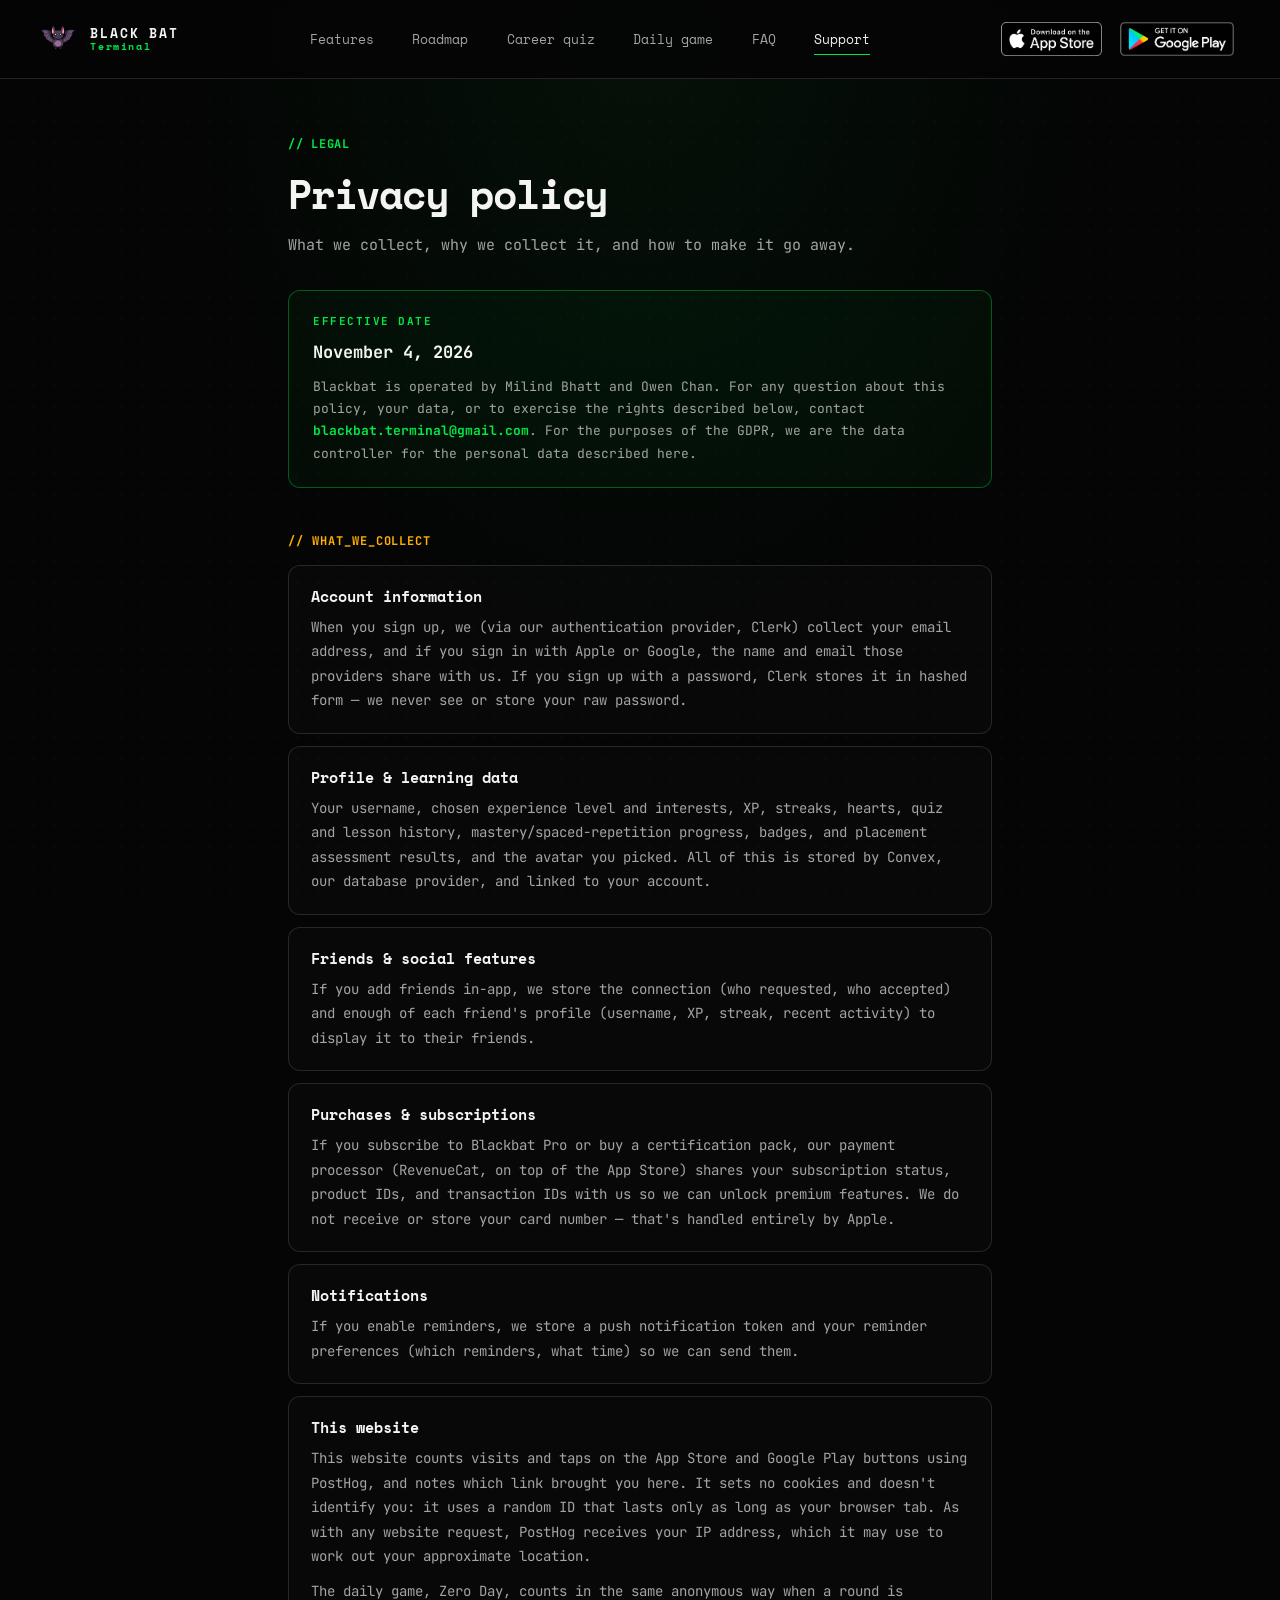
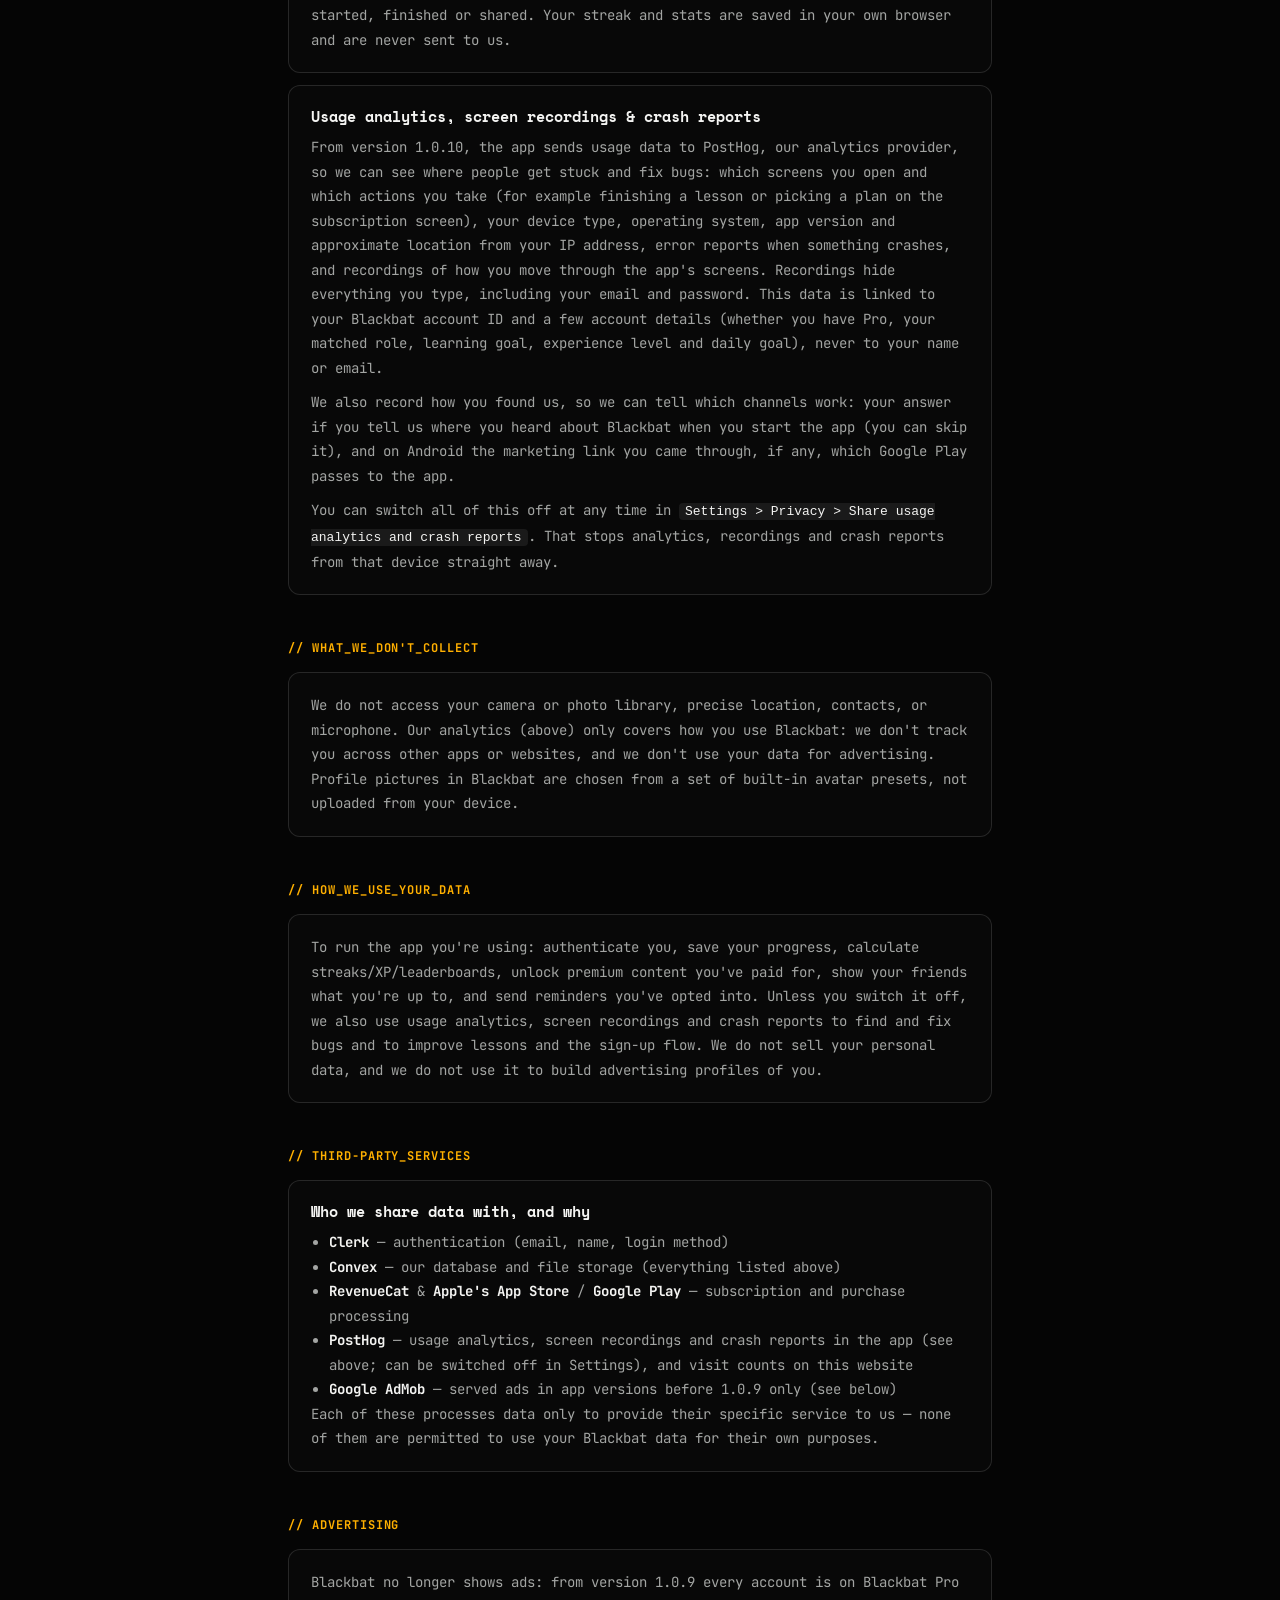
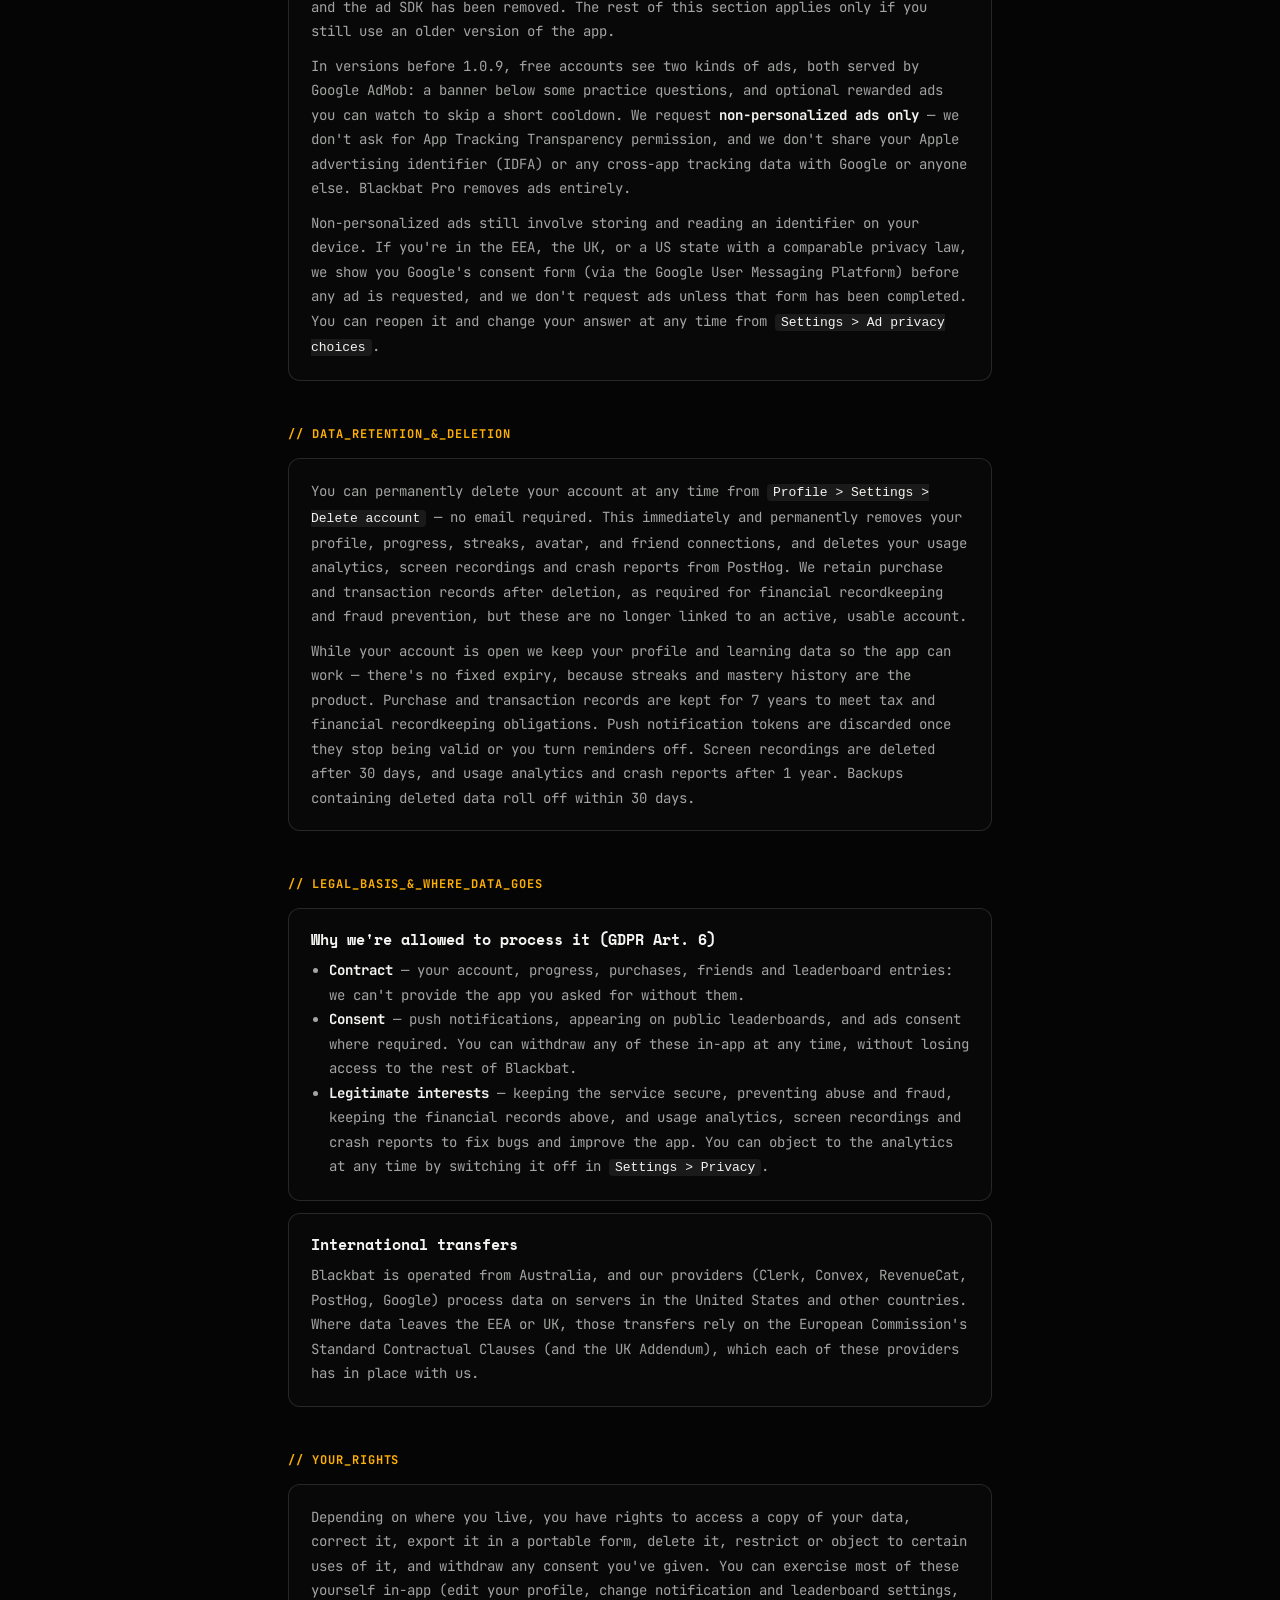
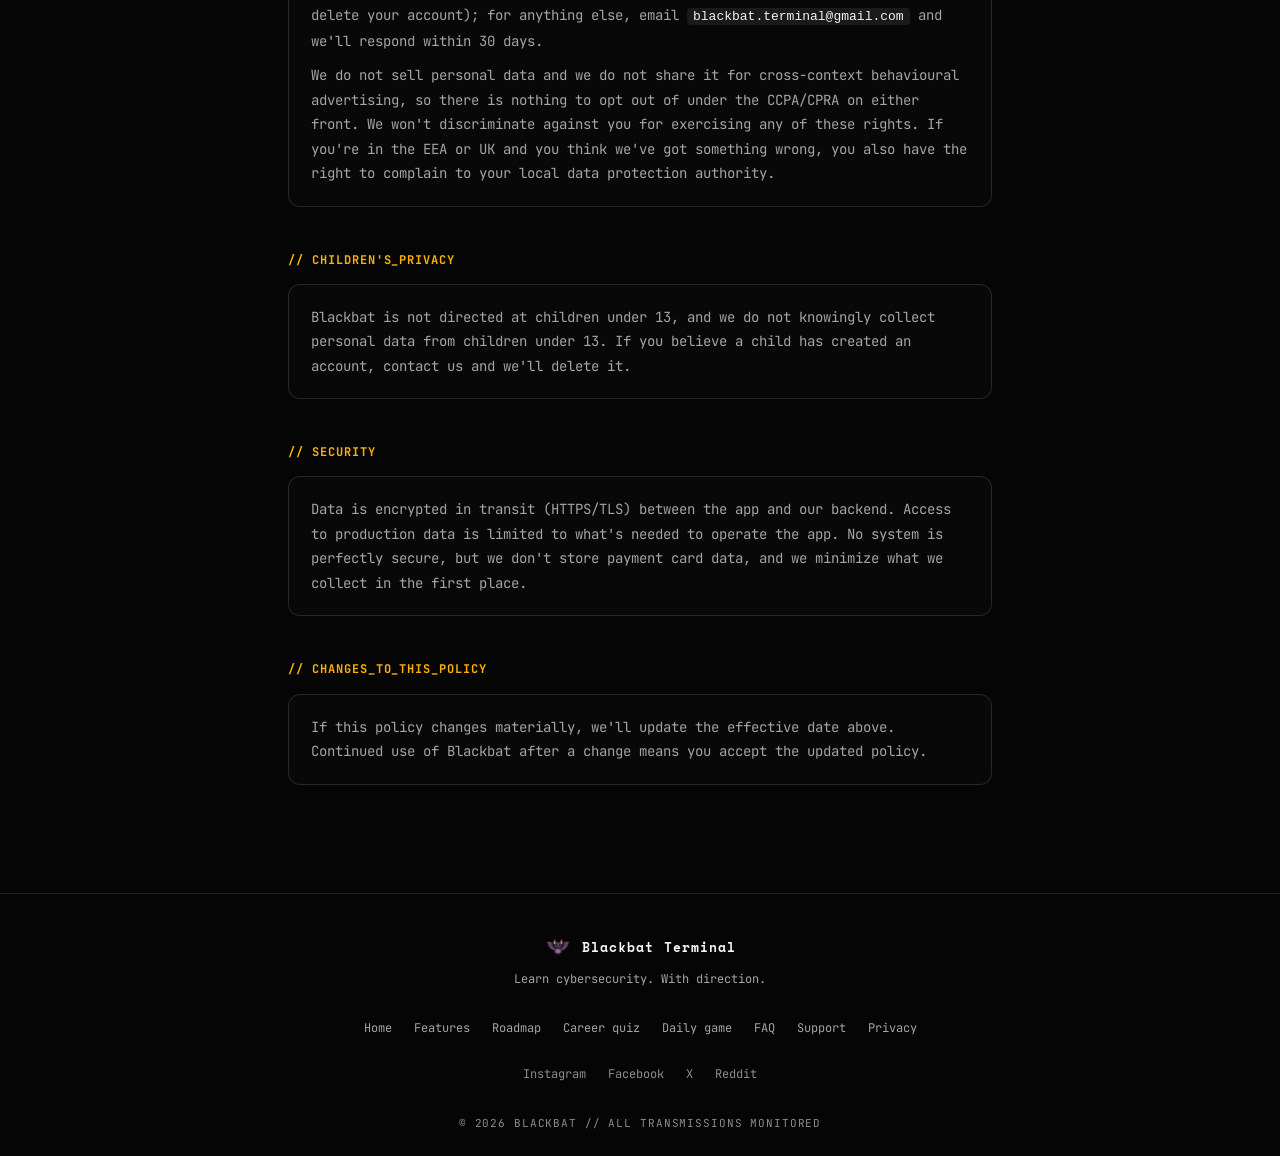
<file: privacy.html>
<!doctype html>
<html lang="en">
<head>
  <meta charset="utf-8" />
  <meta name="viewport" content="width=device-width, initial-scale=1" />
  <title>Blackbat — Privacy Policy</title>
  <meta name="description" content="Blackbat privacy policy: what data we collect, why, who we share it with, and how to delete your account." />
  <link rel="canonical" href="https://blackbatterminal.com/privacy.html" />
  <link rel="icon" type="image/png" href="assets/favicon.png" />
  <meta property="og:title" content="Blackbat — Privacy Policy" />
  <meta property="og:description" content="Blackbat privacy policy: what data we collect, why, who we share it with, and how to delete your account." />
  <meta property="og:url" content="https://blackbatterminal.com/privacy.html" />
  <meta property="og:site_name" content="Blackbat Terminal" />
  <meta property="og:image" content="https://blackbatterminal.com/assets/og-image.png" />
  <meta property="og:type" content="website" />
  <meta name="twitter:card" content="summary_large_image" />
  <meta name="twitter:title" content="Blackbat — Privacy Policy" />
  <meta name="twitter:description" content="Blackbat privacy policy: what data we collect, why, who we share it with, and how to delete your account." />
  <meta name="twitter:image" content="https://blackbatterminal.com/assets/og-image.png" />
  <meta name="theme-color" content="#050505" />
  <link rel="preconnect" href="https://fonts.googleapis.com" />
  <link rel="preconnect" href="https://fonts.gstatic.com" crossorigin />
  <link href="https://fonts.googleapis.com/css2?family=JetBrains+Mono:wght@400;500;700&family=Space+Mono:wght@400;700&display=swap" rel="stylesheet" />
  <link rel="stylesheet" href="css/site.css" />
  <script src="js/attribution.js" defer></script>
</head>
<body>
  <div class="bb-page">
    <a class="bb-skip" href="#main">Skip to content</a>
    <header class="bb-header">
      <div class="bb-header__inner">
        <a class="bb-logo" href="index.html" aria-label="Blackbat Terminal home">
          <img src="assets/bat.png" alt="" width="40" height="40" />
          <span class="bb-logo__text">BLACK BAT<span>Terminal</span></span>
        </a>
        <nav class="bb-nav" id="site-nav" aria-label="Primary">
          <a href="index.html#features">Features</a>
          <a href="roadmap.html">Roadmap</a>
          <a href="career-quiz.html">Career quiz</a>
          <a href="zeroday/">Daily game</a>
          <a href="index.html#faq">FAQ</a>
          <a href="support.html" aria-current="page">Support</a>
          <div class="bb-nav__stores">
            <a class="bb-header__badge" href="https://apps.apple.com/app/blackbat/id6788403863" aria-label="Download Blackbat on the App Store">
              <img src="assets/Download From App Store.png" alt="" width="498" height="167" />
            </a>
            <a class="bb-header__badge bb-header__badge--play" href="https://play.google.com/store/apps/details?id=com.milindbhatt.blackbat" aria-label="Get Blackbat on Google Play">
              <img src="assets/Get It On Playstore.png" alt="" width="646" height="250" />
            </a>
          </div>
        </nav>
        <div class="bb-header__actions">
          <a class="bb-header__badge" href="https://apps.apple.com/app/blackbat/id6788403863" aria-label="Download Blackbat on the App Store">
            <img src="assets/Download From App Store.png" alt="" width="498" height="167" />
          </a>
          <a class="bb-header__badge bb-header__badge--play" href="https://play.google.com/store/apps/details?id=com.milindbhatt.blackbat" aria-label="Get Blackbat on Google Play">
            <img src="assets/Get It On Playstore.png" alt="" width="646" height="250" />
          </a>
        </div>
        <button class="bb-menu-btn" type="button" data-menu-toggle aria-controls="site-nav" aria-expanded="false" aria-label="Open menu">
          <svg viewBox="0 0 24 24" fill="none" stroke="currentColor" stroke-width="1.5" aria-hidden="true"><path d="M4 7h16M4 12h16M4 17h16"/></svg>
        </button>
      </div>
    </header>

    <main class="bb-main" id="main">
      <div class="bb-wrap bb-doc">
        <p class="bb-eyebrow">// LEGAL</p>
        <h1>Privacy policy</h1>
        <p class="lede">What we collect, why we collect it, and how to make it go away.</p>

        <div class="contact-pane">
          <div class="label">EFFECTIVE DATE</div>
          <span class="date">November 4, 2026</span>
          <div class="note">
            Blackbat is operated by Milind Bhatt and Owen Chan. For any question about this policy,
            your data, or to exercise the rights described below, contact
            <a href="mailto:blackbat.terminal@gmail.com">blackbat.terminal@gmail.com</a>.
            For the purposes of the GDPR, we are the data controller for the personal
            data described here.
          </div>
        </div>

        <p class="section-label">// WHAT_WE_COLLECT</p>

        <div class="faq">
          <h3>Account information</h3>
          <p>
            When you sign up, we (via our authentication provider, Clerk) collect your
            email address, and if you sign in with Apple or Google, the name and email
            those providers share with us. If you sign up with a password, Clerk stores
            it in hashed form — we never see or store your raw password.
          </p>
        </div>

        <div class="faq">
          <h3>Profile &amp; learning data</h3>
          <p>
            Your username, chosen experience level and interests, XP, streaks, hearts,
            quiz and lesson history, mastery/spaced-repetition progress, badges, and
            placement assessment results, and the avatar you picked. All of this is
            stored by Convex, our database provider, and linked to your account.
          </p>
        </div>

        <div class="faq">
          <h3>Friends &amp; social features</h3>
          <p>
            If you add friends in-app, we store the connection (who requested, who
            accepted) and enough of each friend's profile (username, XP, streak, recent
            activity) to display it to their friends.
          </p>
        </div>

        <div class="faq">
          <h3>Purchases &amp; subscriptions</h3>
          <p>
            If you subscribe to Blackbat Pro or buy a certification pack, our payment
            processor (RevenueCat, on top of the App Store) shares your subscription
            status, product IDs, and transaction IDs with us so we can unlock premium
            features. We do not receive or store your card number — that's handled
            entirely by Apple.
          </p>
        </div>

        <div class="faq">
          <h3>Notifications</h3>
          <p>
            If you enable reminders, we store a push notification token and your
            reminder preferences (which reminders, what time) so we can send them.
          </p>
        </div>

        <div class="faq">
          <h3>This website</h3>
          <p>
            This website counts visits and taps on the App Store and Google Play buttons
            using PostHog, and notes which link brought you here. It sets no cookies and
            doesn't identify you: it uses a random ID that lasts only as long as your
            browser tab. As with any website request, PostHog receives your IP address,
            which it may use to work out your approximate location.
          </p>
          <p>
            The daily game, Zero Day, counts in the same anonymous way when a round is
            started, finished or shared. Your streak and stats are saved in your own
            browser and are never sent to us.
          </p>
        </div>

        <div class="faq">
          <h3>Usage analytics, screen recordings &amp; crash reports</h3>
          <p>
            From version 1.0.10, the app sends usage data to PostHog, our analytics
            provider, so we can see where people get stuck and fix bugs: which screens
            you open and which actions you take (for example finishing a lesson or
            picking a plan on the subscription screen), your device type, operating
            system, app version and approximate location from your IP address, error
            reports when something crashes, and recordings of how you move through the
            app's screens. Recordings hide everything you type, including your email
            and password. This data is linked to your Blackbat account ID and a few
            account details (whether you have Pro, your matched role, learning goal,
            experience level and daily goal), never to your name or email.
          </p>
          <p>
            We also record how you found us, so we can tell which channels work: your
            answer if you tell us where you heard about Blackbat when you start the app
            (you can skip it), and on Android the marketing link you came through, if
            any, which Google Play passes to the app.
          </p>
          <p>
            You can switch all of this off at any time in
            <code>Settings &gt; Privacy &gt; Share usage analytics and crash reports</code>.
            That stops analytics, recordings and crash reports from that device
            straight away.
          </p>
        </div>

        <p class="section-label">// WHAT_WE_DON'T_COLLECT</p>

        <div class="faq">
          <p>
            We do not access your camera or photo library, precise location, contacts,
            or microphone. Our analytics (above) only covers how you use Blackbat: we
            don't track you across other apps or websites, and we don't use your
            data for advertising. Profile pictures in Blackbat are chosen from a set of
            built-in avatar presets, not uploaded from your device.
          </p>
        </div>

        <p class="section-label">// HOW_WE_USE_YOUR_DATA</p>

        <div class="faq">
          <p>To run the app you're using: authenticate you, save your progress, calculate streaks/XP/leaderboards, unlock premium content you've paid for, show your friends what you're up to, and send reminders you've opted into. Unless you switch it off, we also use usage analytics, screen recordings and crash reports to find and fix bugs and to improve lessons and the sign-up flow. We do not sell your personal data, and we do not use it to build advertising profiles of you.</p>
        </div>

        <p class="section-label">// THIRD-PARTY_SERVICES</p>

        <div class="faq">
          <h3>Who we share data with, and why</h3>
          <ul>
            <li><strong>Clerk</strong> — authentication (email, name, login method)</li>
            <li><strong>Convex</strong> — our database and file storage (everything listed above)</li>
            <li><strong>RevenueCat</strong> &amp; <strong>Apple's App Store</strong> / <strong>Google Play</strong> — subscription and purchase processing</li>
            <li><strong>PostHog</strong> — usage analytics, screen recordings and crash reports in the app (see above; can be switched off in Settings), and visit counts on this website</li>
            <li><strong>Google AdMob</strong> — served ads in app versions before 1.0.9 only (see below)</li>
          </ul>
          <p>
            Each of these processes data only to provide their specific service to us —
            none of them are permitted to use your Blackbat data for their own purposes.
          </p>
        </div>

        <p class="section-label">// ADVERTISING</p>

        <div class="faq">
          <p>
            Blackbat no longer shows ads: from version 1.0.9 every account is on
            Blackbat Pro and the ad SDK has been removed. The rest of this section
            applies only if you still use an older version of the app.
          </p>
          <p>
            In versions before 1.0.9, free accounts see two kinds of ads, both served by
            Google AdMob: a banner below some practice questions, and optional rewarded
            ads you can watch to skip a short cooldown. We request <strong>non-personalized ads only</strong>
            — we don't ask for App Tracking Transparency permission, and we don't share
            your Apple advertising identifier (IDFA) or any cross-app tracking data with
            Google or anyone else. Blackbat Pro removes ads entirely.
          </p>
          <p>
            Non-personalized ads still involve storing and reading an identifier on your
            device. If you're in the EEA, the UK, or a US state with a comparable
            privacy law, we show you Google's consent form (via the Google User
            Messaging Platform) before any ad is requested, and we don't request ads
            unless that form has been completed. You can reopen it and change your
            answer at any time from <code>Settings &gt; Ad privacy choices</code>.
          </p>
        </div>

        <p class="section-label">// DATA_RETENTION_&amp;_DELETION</p>

        <div class="faq">
          <p>
            You can permanently delete your account at any time from
            <code>Profile &gt; Settings &gt; Delete account</code> — no email required. This
            immediately and permanently removes your profile, progress, streaks, avatar,
            and friend connections, and deletes your usage analytics, screen recordings
            and crash reports from PostHog. We retain purchase and transaction records after
            deletion, as required for financial recordkeeping and fraud prevention, but
            these are no longer linked to an active, usable account.
          </p>
          <p>
            While your account is open we keep your profile and learning data so the app
            can work — there's no fixed expiry, because streaks and mastery history are
            the product. Purchase and transaction records are kept for 7 years to meet
            tax and financial recordkeeping obligations. Push notification tokens are
            discarded once they stop being valid or you turn reminders off. Screen
            recordings are deleted after 30 days, and usage analytics and crash reports
            after 1 year. Backups containing deleted data roll off within 30 days.
          </p>
        </div>

        <p class="section-label">// LEGAL_BASIS_&amp;_WHERE_DATA_GOES</p>

        <div class="faq">
          <h3>Why we're allowed to process it (GDPR Art. 6)</h3>
          <ul>
            <li><strong>Contract</strong> — your account, progress, purchases, friends and leaderboard entries: we can't provide the app you asked for without them.</li>
            <li><strong>Consent</strong> — push notifications, appearing on public leaderboards, and ads consent where required. You can withdraw any of these in-app at any time, without losing access to the rest of Blackbat.</li>
            <li><strong>Legitimate interests</strong> — keeping the service secure, preventing abuse and fraud, keeping the financial records above, and usage analytics, screen recordings and crash reports to fix bugs and improve the app. You can object to the analytics at any time by switching it off in <code>Settings &gt; Privacy</code>.</li>
          </ul>
        </div>

        <div class="faq">
          <h3>International transfers</h3>
          <p>
            Blackbat is operated from Australia, and our providers (Clerk, Convex,
            RevenueCat, PostHog, Google) process data on servers in the United States and other
            countries. Where data leaves the EEA or UK, those transfers rely on the
            European Commission's Standard Contractual Clauses (and the UK Addendum),
            which each of these providers has in place with us.
          </p>
        </div>

        <p class="section-label">// YOUR_RIGHTS</p>

        <div class="faq">
          <p>
            Depending on where you live, you have rights to access a copy of your data,
            correct it, export it in a portable form, delete it, restrict or object to
            certain uses of it, and withdraw any consent you've given. You can exercise
            most of these yourself in-app (edit your profile, change notification and
            leaderboard settings, delete your account); for anything else, email
            <code>blackbat.terminal@gmail.com</code> and we'll respond within 30 days.
          </p>
          <p>
            We do not sell personal data and we do not share it for cross-context
            behavioural advertising, so there is nothing to opt out of under the CCPA/CPRA
            on either front. We won't discriminate against you for exercising any of these
            rights. If you're in the EEA or UK and you think we've got something wrong,
            you also have the right to complain to your local data protection authority.
          </p>
        </div>

        <p class="section-label">// CHILDREN'S_PRIVACY</p>

        <div class="faq">
          <p>
            Blackbat is not directed at children under 13, and we do not knowingly
            collect personal data from children under 13. If you believe a child has
            created an account, contact us and we'll delete it.
          </p>
        </div>

        <p class="section-label">// SECURITY</p>

        <div class="faq">
          <p>
            Data is encrypted in transit (HTTPS/TLS) between the app and our backend.
            Access to production data is limited to what's needed to operate the app.
            No system is perfectly secure, but we don't store payment card data, and we
            minimize what we collect in the first place.
          </p>
        </div>

        <p class="section-label">// CHANGES_TO_THIS_POLICY</p>

        <div class="faq">
          <p>
            If this policy changes materially, we'll update the effective date above.
            Continued use of Blackbat after a change means you accept the updated
            policy.
          </p>
        </div>
      </div>
    </main>

    <footer class="bb-footer">
      <div class="bb-wrap bb-footer__inner">
        <a class="bb-footer__brand" href="index.html">
          <img src="assets/bat.png" alt="" width="28" height="28" />
          <span>Blackbat Terminal</span>
        </a>
        <p class="bb-footer__tag">Learn cybersecurity. With direction.</p>
        <nav class="bb-footer__nav" aria-label="Footer">
          <a href="index.html">Home</a>
          <a href="index.html#features">Features</a>
          <a href="roadmap.html">Roadmap</a>
          <a href="career-quiz.html">Career quiz</a>
          <a href="zeroday/">Daily game</a>
          <a href="index.html#faq">FAQ</a>
          <a href="support.html">Support</a>
          <a href="privacy.html">Privacy</a>
        </nav>
        <div class="bb-footer__social">
          <a href="https://www.instagram.com/blackbat.terminal/" target="_blank" rel="noopener noreferrer">Instagram</a>
          <a href="https://www.facebook.com/blackbat.terminal/" target="_blank" rel="noopener noreferrer">Facebook</a>
          <a href="https://x.com/bblackterminal" target="_blank" rel="noopener noreferrer">X</a>
          <a href="https://www.reddit.com/user/blackbatterminal/" target="_blank" rel="noopener noreferrer">Reddit</a>
        </div>
        <p class="bb-footer__copy">&copy; 2026 BLACKBAT // ALL TRANSMISSIONS MONITORED</p>
      </div>
    </footer>
  </div>

  <script src="js/site.js"></script>
</body>
</html>
</file>
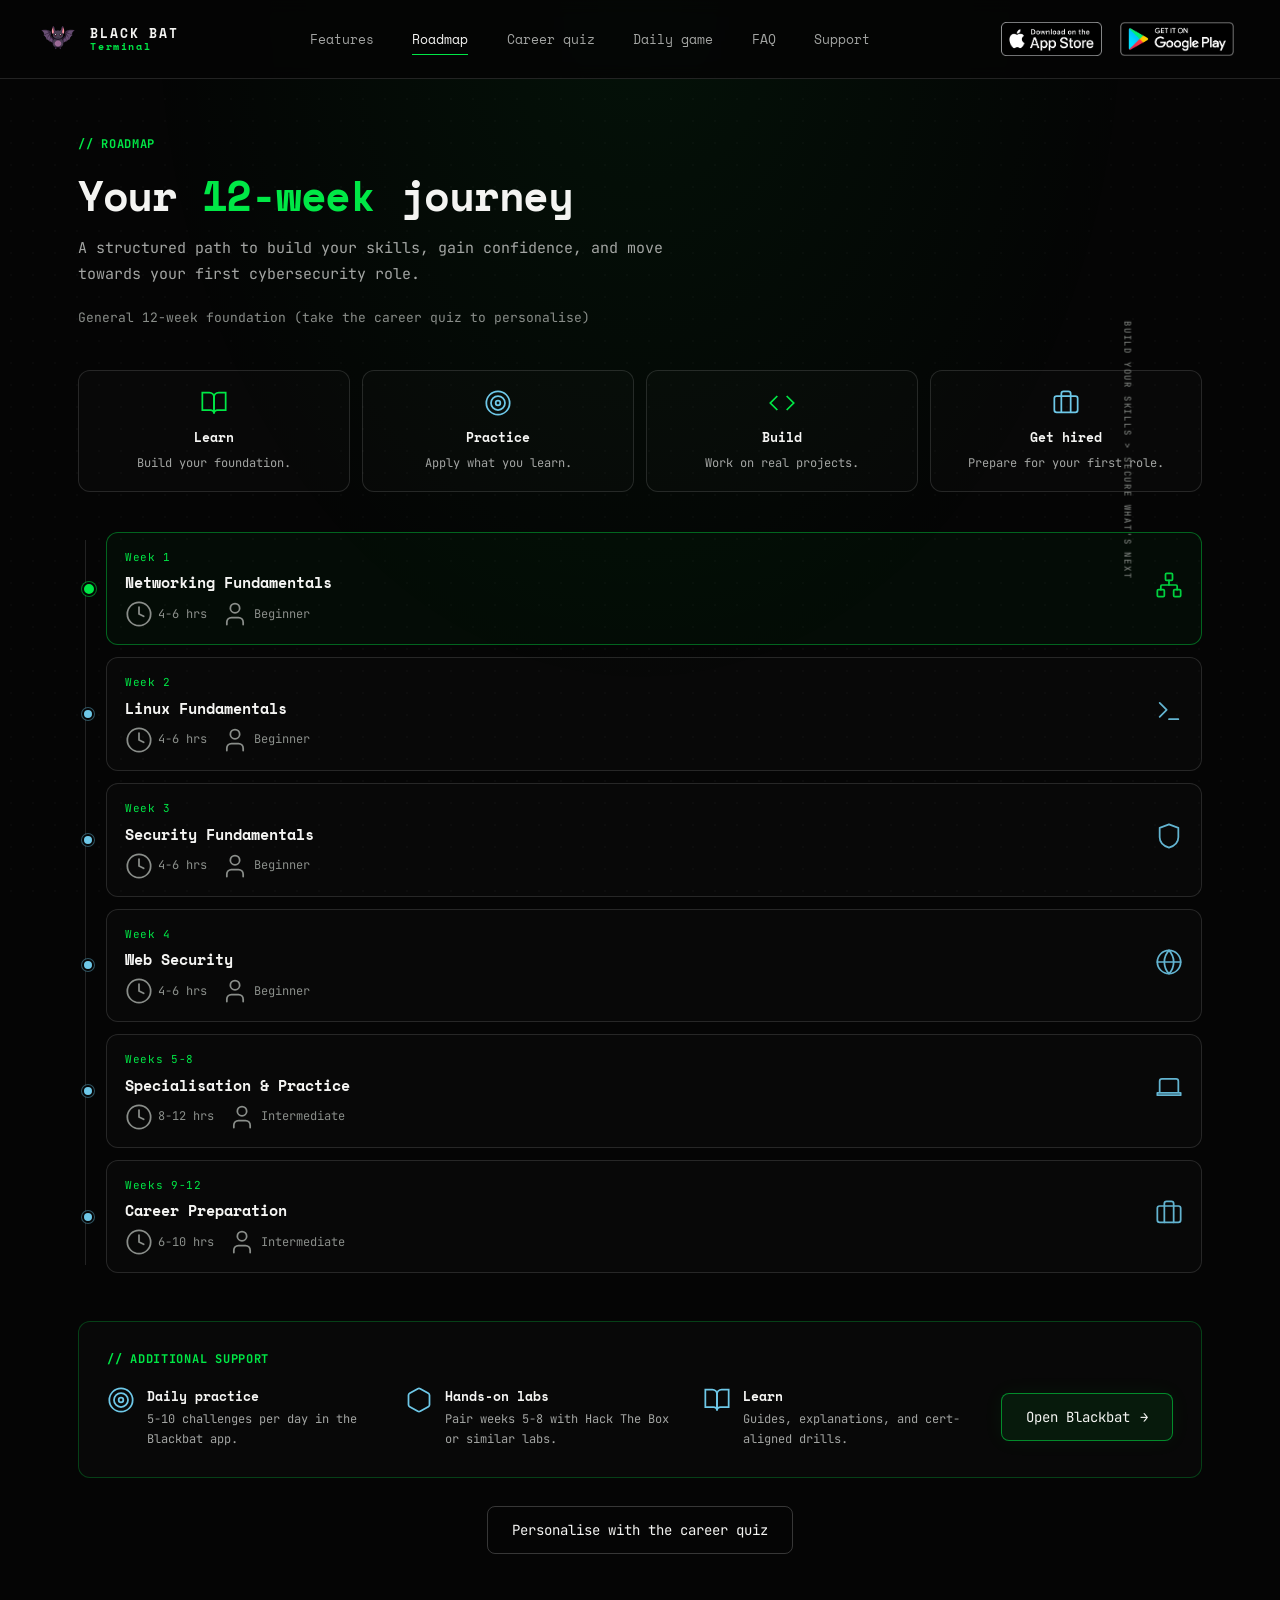
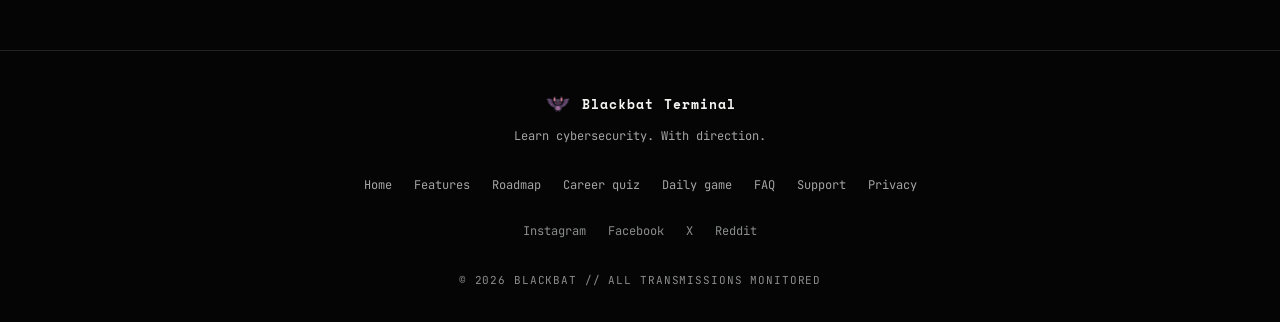
<file: roadmap.html>
<!doctype html>
<html lang="en">
<head>
  <meta charset="utf-8" />
  <meta name="viewport" content="width=device-width, initial-scale=1" />
  <title>12-Week Cybersecurity Roadmap | Blackbat Terminal</title>
  <meta name="description" content="A structured 12-week cybersecurity learning roadmap: foundation, practice, projects, and career prep with Blackbat Terminal." />
  <link rel="canonical" href="https://blackbatterminal.com/roadmap.html" />
  <link rel="icon" type="image/png" href="assets/favicon.png" />
  <meta property="og:title" content="12-Week Cybersecurity Roadmap | Blackbat Terminal" />
  <meta property="og:description" content="A structured 12-week cybersecurity learning roadmap: foundation, practice, projects, and career prep with Blackbat Terminal." />
  <meta property="og:url" content="https://blackbatterminal.com/roadmap.html" />
  <meta property="og:site_name" content="Blackbat Terminal" />
  <meta property="og:image" content="https://blackbatterminal.com/assets/og-image.png" />
  <meta property="og:type" content="website" />
  <meta name="twitter:card" content="summary_large_image" />
  <meta name="twitter:site" content="@bblackterminal" />
  <meta name="twitter:title" content="12-Week Cybersecurity Roadmap | Blackbat Terminal" />
  <meta name="twitter:description" content="A structured 12-week cybersecurity learning roadmap: foundation, practice, projects, and career prep with Blackbat Terminal." />
  <meta name="twitter:image" content="https://blackbatterminal.com/assets/og-image.png" />
  <meta name="theme-color" content="#050505" />
  <link rel="preconnect" href="https://fonts.googleapis.com" />
  <link rel="preconnect" href="https://fonts.gstatic.com" crossorigin />
  <link href="https://fonts.googleapis.com/css2?family=JetBrains+Mono:wght@400;500;700&family=Space+Mono:wght@400;700&display=swap" rel="stylesheet" />
  <link rel="stylesheet" href="css/site.css" />
  <script src="js/attribution.js" defer></script>
</head>
<body>
  <div class="bb-page">
    <p class="bb-corner-note" aria-hidden="true">BUILD YOUR SKILLS &gt; SECURE WHAT'S NEXT</p>

    <a class="bb-skip" href="#main">Skip to content</a>
    <header class="bb-header">
      <div class="bb-header__inner">
        <a class="bb-logo" href="index.html" aria-label="Blackbat Terminal home">
          <img src="assets/bat.png" alt="" width="40" height="40" />
          <span class="bb-logo__text">BLACK BAT<span>Terminal</span></span>
        </a>
        <nav class="bb-nav" id="site-nav" aria-label="Primary">
          <a href="index.html#features">Features</a>
          <a href="roadmap.html" aria-current="page">Roadmap</a>
          <a href="career-quiz.html">Career quiz</a>
          <a href="zeroday/">Daily game</a>
          <a href="index.html#faq">FAQ</a>
          <a href="support.html">Support</a>
          <div class="bb-nav__stores">
            <a class="bb-header__badge" href="https://apps.apple.com/app/blackbat/id6788403863" aria-label="Download Blackbat on the App Store">
              <img src="assets/Download From App Store.png" alt="" width="498" height="167" />
            </a>
            <a class="bb-header__badge bb-header__badge--play" href="https://play.google.com/store/apps/details?id=com.milindbhatt.blackbat" aria-label="Get Blackbat on Google Play">
              <img src="assets/Get It On Playstore.png" alt="" width="646" height="250" />
            </a>
          </div>
        </nav>
        <div class="bb-header__actions">
          <a class="bb-header__badge" href="https://apps.apple.com/app/blackbat/id6788403863" aria-label="Download Blackbat on the App Store">
            <img src="assets/Download From App Store.png" alt="" width="498" height="167" />
          </a>
          <a class="bb-header__badge bb-header__badge--play" href="https://play.google.com/store/apps/details?id=com.milindbhatt.blackbat" aria-label="Get Blackbat on Google Play">
            <img src="assets/Get It On Playstore.png" alt="" width="646" height="250" />
          </a>
        </div>
        <button class="bb-menu-btn" type="button" data-menu-toggle aria-controls="site-nav" aria-expanded="false" aria-label="Open menu">
          <svg viewBox="0 0 24 24" fill="none" stroke="currentColor" stroke-width="1.5" aria-hidden="true"><path d="M4 7h16M4 12h16M4 17h16"/></svg>
        </button>
      </div>
    </header>

    <main class="bb-main" id="main">
      <div class="bb-wrap">
        <header class="bb-enter">
          <p class="bb-eyebrow">// ROADMAP</p>
          <h1 class="bb-title">Your <em>12-week</em> journey</h1>
          <p class="bb-lede">A structured path to build your skills, gain confidence, and move towards your first cybersecurity role.</p>
          <p class="bb-lede bb-lede--note" id="roadmap-path-label"></p>
        </header>

        <div class="bb-phases bb-enter bb-enter--delay-1">
          <article class="bb-card bb-phase">
            <div class="bb-phase__icon"><svg class="bb-icon" viewBox="0 0 24 24" fill="none" stroke="currentColor" stroke-width="1.5"><path d="M2 3h6a4 4 0 0 1 4 4v14a3 3 0 0 0-3-3H2z"/><path d="M22 3h-6a4 4 0 0 0-4 4v14a3 3 0 0 1 3-3h7z"/></svg></div>
            <h3>Learn</h3>
            <p>Build your foundation.</p>
          </article>
          <article class="bb-card bb-phase">
            <div class="bb-phase__icon is-cyan"><svg class="bb-icon" viewBox="0 0 24 24" fill="none" stroke="currentColor" stroke-width="1.5"><circle cx="12" cy="12" r="10"/><circle cx="12" cy="12" r="6"/><circle cx="12" cy="12" r="2"/></svg></div>
            <h3>Practice</h3>
            <p>Apply what you learn.</p>
          </article>
          <article class="bb-card bb-phase">
            <div class="bb-phase__icon"><svg class="bb-icon" viewBox="0 0 24 24" fill="none" stroke="currentColor" stroke-width="1.5"><polyline points="16 18 22 12 16 6"/><polyline points="8 6 2 12 8 18"/></svg></div>
            <h3>Build</h3>
            <p>Work on real projects.</p>
          </article>
          <article class="bb-card bb-phase">
            <div class="bb-phase__icon is-cyan"><svg class="bb-icon" viewBox="0 0 24 24" fill="none" stroke="currentColor" stroke-width="1.5"><path d="M16 20V4a2 2 0 0 0-2-2h-4a2 2 0 0 0-2 2v16"/><rect width="20" height="14" x="2" y="6" rx="2"/></svg></div>
            <h3>Get hired</h3>
            <p>Prepare for your first role.</p>
          </article>
        </div>

        <div class="bb-timeline bb-enter bb-enter--delay-2" id="roadmap-timeline"></div>

        <section class="bb-card bb-support-panel" aria-labelledby="support-heading">
          <p class="bb-eyebrow" id="support-heading">// ADDITIONAL SUPPORT</p>
          <div class="bb-support-grid">
            <div class="bb-support-item">
              <svg class="bb-icon" viewBox="0 0 24 24" fill="none" stroke="currentColor" stroke-width="1.5"><circle cx="12" cy="12" r="10"/><circle cx="12" cy="12" r="6"/><circle cx="12" cy="12" r="2"/></svg>
              <div>
                <h3>Daily practice</h3>
                <p>5-10 challenges per day in the Blackbat app.</p>
              </div>
            </div>
            <div class="bb-support-item">
              <svg class="bb-icon" viewBox="0 0 24 24" fill="none" stroke="currentColor" stroke-width="1.5"><path d="M21 16V8a2 2 0 0 0-1-1.73l-7-4a2 2 0 0 0-2 0l-7 4A2 2 0 0 0 3 8v8a2 2 0 0 0 1 1.73l7 4a2 2 0 0 0 2 0l7-4A2 2 0 0 0 21 16z"/></svg>
              <div>
                <h3>Hands-on labs</h3>
                <p>Pair weeks 5-8 with Hack The Box or similar labs.</p>
              </div>
            </div>
            <div class="bb-support-item">
              <svg class="bb-icon" viewBox="0 0 24 24" fill="none" stroke="currentColor" stroke-width="1.5"><path d="M2 3h6a4 4 0 0 1 4 4v14a3 3 0 0 0-3-3H2z"/><path d="M22 3h-6a4 4 0 0 0-4 4v14a3 3 0 0 1 3-3h7z"/></svg>
              <div>
                <h3>Learn</h3>
                <p>Guides, explanations, and cert-aligned drills.</p>
              </div>
            </div>
            <a class="bb-btn bb-btn--primary" href="index.html#get-the-app">
              Open Blackbat <span class="bb-arrow" aria-hidden="true">→</span>
            </a>
          </div>
        </section>

        <p class="bb-btn-row bb-btn-row--center">
          <a href="career-quiz.html" class="bb-btn bb-btn--ghost">Personalise with the career quiz</a>
        </p>
      </div>
    </main>

    <footer class="bb-footer">
      <div class="bb-wrap bb-footer__inner">
        <a class="bb-footer__brand" href="index.html">
          <img src="assets/bat.png" alt="" width="28" height="28" />
          <span>Blackbat Terminal</span>
        </a>
        <p class="bb-footer__tag">Learn cybersecurity. With direction.</p>
        <nav class="bb-footer__nav" aria-label="Footer">
          <a href="index.html">Home</a>
          <a href="index.html#features">Features</a>
          <a href="roadmap.html">Roadmap</a>
          <a href="career-quiz.html">Career quiz</a>
          <a href="zeroday/">Daily game</a>
          <a href="index.html#faq">FAQ</a>
          <a href="support.html">Support</a>
          <a href="privacy.html">Privacy</a>
        </nav>
        <div class="bb-footer__social">
          <a href="https://www.instagram.com/blackbat.terminal/" target="_blank" rel="noopener noreferrer">Instagram</a>
          <a href="https://www.facebook.com/blackbat.terminal/" target="_blank" rel="noopener noreferrer">Facebook</a>
          <a href="https://x.com/bblackterminal" target="_blank" rel="noopener noreferrer">X</a>
          <a href="https://www.reddit.com/user/blackbatterminal/" target="_blank" rel="noopener noreferrer">Reddit</a>
        </div>
        <p class="bb-footer__copy">&copy; 2026 BLACKBAT // ALL TRANSMISSIONS MONITORED</p>
      </div>
    </footer>
  </div>

  <script src="js/site.js"></script>
  <script src="js/icons.js"></script>
  <script src="js/career-data.js"></script>
  <script src="js/roadmap.js"></script>
</body>
</html>
</file>
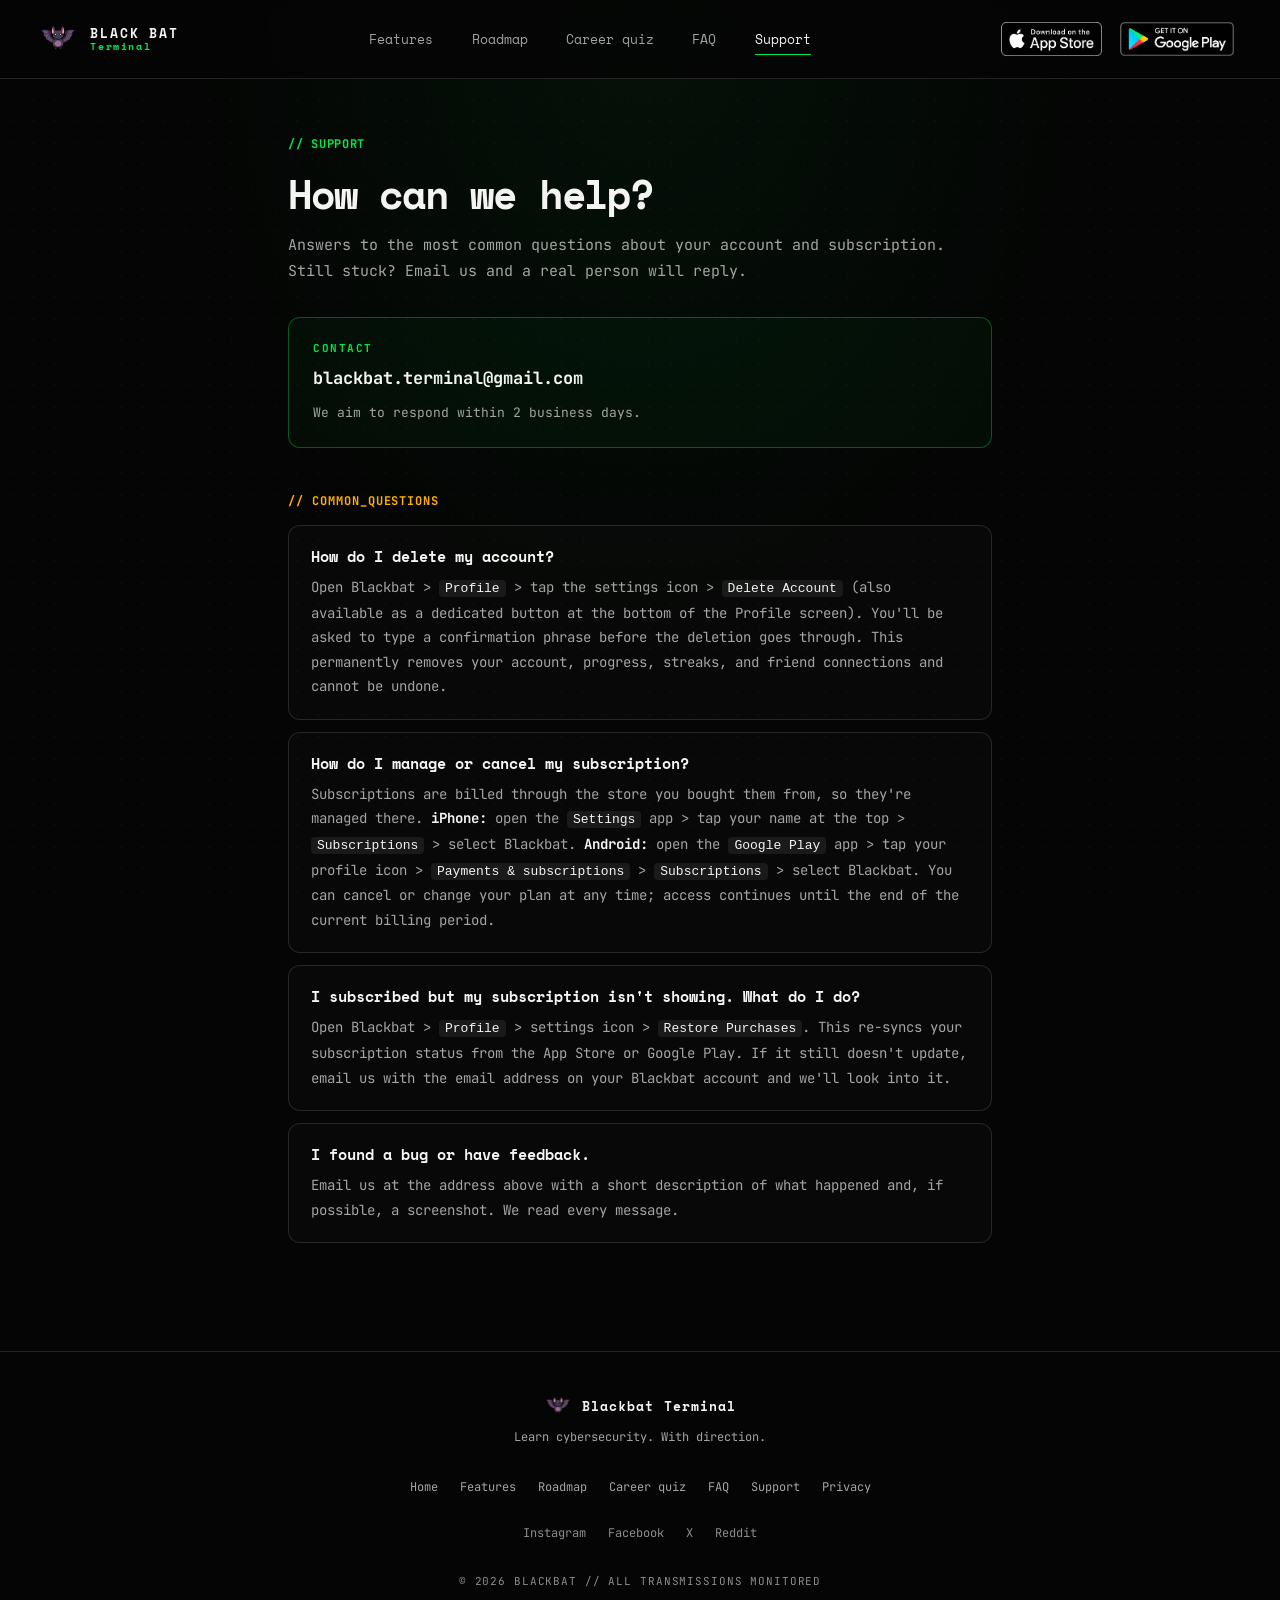
<file: support.html>
<!doctype html>
<html lang="en">
<head>
  <meta charset="utf-8" />
  <meta name="viewport" content="width=device-width, initial-scale=1" />
  <title>Blackbat — Support</title>
  <meta name="description" content="Blackbat support: contact us, manage your subscription, delete your account, and find answers to common questions." />
  <link rel="canonical" href="https://blackbatterminal.com/support.html" />
  <link rel="icon" type="image/png" href="assets/favicon.png" />
  <meta property="og:title" content="Blackbat — Support" />
  <meta property="og:description" content="Blackbat support: contact us, manage your subscription, delete your account, and find answers to common questions." />
  <meta property="og:url" content="https://blackbatterminal.com/support.html" />
  <meta property="og:site_name" content="Blackbat Terminal" />
  <meta property="og:image" content="https://blackbatterminal.com/assets/og-image.png" />
  <meta property="og:type" content="website" />
  <meta name="twitter:card" content="summary_large_image" />
  <meta name="twitter:title" content="Blackbat — Support" />
  <meta name="twitter:description" content="Blackbat support: contact us, manage your subscription, delete your account, and find answers to common questions." />
  <meta name="twitter:image" content="https://blackbatterminal.com/assets/og-image.png" />
  <meta name="theme-color" content="#050505" />
  <link rel="preconnect" href="https://fonts.googleapis.com" />
  <link rel="preconnect" href="https://fonts.gstatic.com" crossorigin />
  <link href="https://fonts.googleapis.com/css2?family=JetBrains+Mono:wght@400;500;700&family=Space+Mono:wght@400;700&display=swap" rel="stylesheet" />
  <link rel="stylesheet" href="css/site.css" />
  <script src="js/attribution.js" defer></script>
</head>
<body>
  <div class="bb-page">
    <a class="bb-skip" href="#main">Skip to content</a>
    <header class="bb-header">
      <div class="bb-header__inner">
        <a class="bb-logo" href="index.html" aria-label="Blackbat Terminal home">
          <img src="assets/bat.png" alt="" width="40" height="40" />
          <span class="bb-logo__text">BLACK BAT<span>Terminal</span></span>
        </a>
        <nav class="bb-nav" id="site-nav" aria-label="Primary">
          <a href="index.html#features">Features</a>
          <a href="roadmap.html">Roadmap</a>
          <a href="career-quiz.html">Career quiz</a>
          <a href="index.html#faq">FAQ</a>
          <a href="support.html" aria-current="page">Support</a>
          <div class="bb-nav__stores">
            <a class="bb-header__badge" href="https://apps.apple.com/app/blackbat/id6788403863" aria-label="Download Blackbat on the App Store">
              <img src="assets/Download From App Store.png" alt="" width="498" height="167" />
            </a>
            <a class="bb-header__badge bb-header__badge--play" href="https://play.google.com/store/apps/details?id=com.milindbhatt.blackbat" aria-label="Get Blackbat on Google Play">
              <img src="assets/Get It On Playstore.png" alt="" width="646" height="250" />
            </a>
          </div>
        </nav>
        <div class="bb-header__actions">
          <a class="bb-header__badge" href="https://apps.apple.com/app/blackbat/id6788403863" aria-label="Download Blackbat on the App Store">
            <img src="assets/Download From App Store.png" alt="" width="498" height="167" />
          </a>
          <a class="bb-header__badge bb-header__badge--play" href="https://play.google.com/store/apps/details?id=com.milindbhatt.blackbat" aria-label="Get Blackbat on Google Play">
            <img src="assets/Get It On Playstore.png" alt="" width="646" height="250" />
          </a>
        </div>
        <button class="bb-menu-btn" type="button" data-menu-toggle aria-controls="site-nav" aria-expanded="false" aria-label="Open menu">
          <svg viewBox="0 0 24 24" fill="none" stroke="currentColor" stroke-width="1.5" aria-hidden="true"><path d="M4 7h16M4 12h16M4 17h16"/></svg>
        </button>
      </div>
    </header>

    <main class="bb-main" id="main">
      <div class="bb-wrap bb-doc">
        <p class="bb-eyebrow">// SUPPORT</p>
        <h1>How can we help?</h1>
        <p class="lede">Answers to the most common questions about your account and subscription. Still stuck? Email us and a real person will reply.</p>

        <div class="contact-pane">
          <div class="label">CONTACT</div>
          <a href="mailto:blackbat.terminal@gmail.com">blackbat.terminal@gmail.com</a>
          <div class="note">We aim to respond within 2 business days.</div>
        </div>

        <p class="section-label">// COMMON_QUESTIONS</p>

        <div class="faq">
          <h3>How do I delete my account?</h3>
          <p>
            Open Blackbat &gt; <code>Profile</code> &gt; tap the settings icon &gt;
            <code>Delete Account</code> (also available as a dedicated button at the
            bottom of the Profile screen). You'll be asked to type a confirmation
            phrase before the deletion goes through. This permanently removes your
            account, progress, streaks, and friend connections and cannot be undone.
          </p>
        </div>

        <div class="faq">
          <h3>How do I manage or cancel my subscription?</h3>
          <p>
            Subscriptions are billed through the store you bought them from, so
            they're managed there. <strong>iPhone:</strong> open the <code>Settings</code>
            app &gt; tap your name at the top &gt; <code>Subscriptions</code> &gt; select
            Blackbat. <strong>Android:</strong> open the <code>Google Play</code> app &gt;
            tap your profile icon &gt; <code>Payments &amp; subscriptions</code> &gt;
            <code>Subscriptions</code> &gt; select Blackbat. You can cancel or change your
            plan at any time; access continues until the end of the current billing
            period.
          </p>
        </div>

        <div class="faq">
          <h3>I subscribed but my subscription isn't showing. What do I do?</h3>
          <p>
            Open Blackbat &gt; <code>Profile</code> &gt; settings icon &gt;
            <code>Restore Purchases</code>. This re-syncs your subscription status
            from the App Store or Google Play. If it still doesn't update, email us with the email
            address on your Blackbat account and we'll look into it.
          </p>
        </div>

        <div class="faq">
          <h3>I found a bug or have feedback.</h3>
          <p>
            Email us at the address above with a short description of what happened
            and, if possible, a screenshot. We read every message.
          </p>
        </div>
      </div>
    </main>

    <footer class="bb-footer">
      <div class="bb-wrap bb-footer__inner">
        <a class="bb-footer__brand" href="index.html">
          <img src="assets/bat.png" alt="" width="28" height="28" />
          <span>Blackbat Terminal</span>
        </a>
        <p class="bb-footer__tag">Learn cybersecurity. With direction.</p>
        <nav class="bb-footer__nav" aria-label="Footer">
          <a href="index.html">Home</a>
          <a href="index.html#features">Features</a>
          <a href="roadmap.html">Roadmap</a>
          <a href="career-quiz.html">Career quiz</a>
          <a href="index.html#faq">FAQ</a>
          <a href="support.html">Support</a>
          <a href="privacy.html">Privacy</a>
        </nav>
        <div class="bb-footer__social">
          <a href="https://www.instagram.com/blackbat.terminal/" target="_blank" rel="noopener noreferrer">Instagram</a>
          <a href="https://www.facebook.com/blackbat.terminal/" target="_blank" rel="noopener noreferrer">Facebook</a>
          <a href="https://x.com/bblackterminal" target="_blank" rel="noopener noreferrer">X</a>
          <a href="https://www.reddit.com/user/blackbatterminal/" target="_blank" rel="noopener noreferrer">Reddit</a>
        </div>
        <p class="bb-footer__copy">&copy; 2026 BLACKBAT // ALL TRANSMISSIONS MONITORED</p>
      </div>
    </footer>
  </div>

  <script src="js/site.js"></script>
</body>
</html>
</file>
<file: css/site.css>
/* Blackbat Terminal: shared styles for every page except the index hero */
:root {
  --bg: #050505;
  --surface: #0b0d0b;
  --surface-2: #131313;
  --green: #00e846;
  --green-dim: rgba(0, 232, 70, 0.08);
  --cyan: #6ec8e8;
  --amber: #ffb000;
  --text: #f4f4f2;
  --muted: #a3a5a3;
  --dim: #8a8e8a;
  --edge: rgba(255, 255, 255, 0.12);
  --edge-bright: rgba(255, 255, 255, 0.2);
  --accent: var(--green);
  --page-max: 1180px;
  --radius: 12px;
  --ease-out: cubic-bezier(0.2, 0.8, 0.2, 1);
}

* {
  margin: 0;
  padding: 0;
  box-sizing: border-box;
}

html {
  scroll-behavior: smooth;
  overflow-x: hidden;
}

body {
  background: var(--bg);
  color: var(--text);
  font-family: "JetBrains Mono", ui-monospace, monospace;
  font-size: 15px;
  line-height: 1.6;
  overflow-x: hidden;
  min-height: 100vh;
}

body::before {
  content: "";
  position: fixed;
  inset: 0;
  pointer-events: none;
  z-index: 0;
  opacity: 0.35;
  background-image: radial-gradient(circle, rgba(255, 255, 255, 0.07) 1px, transparent 1px);
  background-size: 22px 22px;
}

body::after {
  content: "";
  position: fixed;
  inset: 0;
  pointer-events: none;
  z-index: 0;
  background: radial-gradient(ellipse at 50% 0%, rgba(0, 232, 70, 0.06), transparent 55%);
}

.bb-page {
  position: relative;
  z-index: 1;
  display: flex;
  flex-direction: column;
  min-height: 100vh;
}

.bb-wrap {
  width: 100%;
  max-width: var(--page-max);
  margin: 0 auto;
  padding: 0 clamp(16px, 3vw, 28px);
}

/* Header */
.bb-header {
  position: sticky;
  top: 0;
  z-index: 50;
  border-bottom: 1px solid var(--edge);
  background: rgba(5, 5, 5, 0.88);
  backdrop-filter: blur(8px);
}

.bb-header__inner {
  max-width: 1560px;
  margin: 0 auto;
  padding: 14px clamp(16px, 3vw, 48px);
  display: flex;
  align-items: center;
  justify-content: space-between;
  gap: 16px;
}

.bb-logo {
  display: flex;
  align-items: center;
  gap: 12px;
  text-decoration: none;
  flex-shrink: 0;
}

.bb-logo img {
  width: 40px;
  height: 40px;
  object-fit: contain;
}

.bb-logo__text {
  font-family: "Space Mono", ui-monospace, monospace;
  font-weight: 700;
  font-size: 13px;
  letter-spacing: 0.14em;
  line-height: 1.25;
  color: var(--text);
}

.bb-logo__text span {
  display: block;
  color: var(--green);
  font-size: 10px;
  letter-spacing: 0.16em;
}

.bb-nav {
  display: flex;
  align-items: center;
  gap: clamp(18px, 3vw, 40px);
}

.bb-nav a {
  position: relative;
  font-family: "Space Mono", ui-monospace, monospace;
  font-size: 13px;
  color: var(--muted);
  text-decoration: none;
  white-space: nowrap;
  transition: color 180ms ease;
}

.bb-nav a:hover,
.bb-nav a[aria-current="page"] {
  color: var(--text);
}

.bb-nav a::after {
  content: "";
  position: absolute;
  left: 0;
  bottom: -6px;
  width: 100%;
  height: 1px;
  background: var(--accent);
  transform: scaleX(0);
  transform-origin: right;
  transition: transform 180ms ease;
}

.bb-nav a:hover::after,
.bb-nav a[aria-current="page"]::after {
  transform: scaleX(1);
  transform-origin: left;
}

.bb-header__actions {
  display: flex;
  align-items: center;
  gap: 10px;
}

.bb-header__badge {
  display: inline-flex;
  transition: transform 180ms var(--ease-out), filter 180ms ease;
}

.bb-header__badge:hover,
.bb-header__badge:focus-visible {
  transform: translateY(-1px);
  filter: brightness(1.06);
}

.bb-header__badge img {
  height: 34px;
  width: auto;
}

.bb-header__badge--play img {
  height: 50px;
}

.bb-menu-btn {
  display: none;
  width: 44px;
  height: 44px;
  border: 1px solid var(--edge);
  border-radius: 8px;
  background: transparent;
  color: var(--text);
  cursor: pointer;
}

.bb-menu-btn svg {
  width: 22px;
  height: 22px;
}

@media (max-width: 768px) {
  .bb-nav {
    display: none;
    position: absolute;
    top: 100%;
    left: 0;
    right: 0;
    flex-direction: column;
    align-items: stretch;
    gap: 0;
    padding: 12px clamp(16px, 3vw, 28px) 20px;
    background: var(--bg);
    border-bottom: 1px solid var(--edge);
    box-shadow: 0 24px 48px rgba(0, 0, 0, 0.6);
  }

  .bb-nav.is-open {
    display: flex;
  }

  .bb-nav a {
    padding: 14px 0;
    border-bottom: 1px solid rgba(255, 255, 255, 0.06);
  }

  .bb-nav a::after {
    bottom: 12px;
  }

  .bb-header__actions {
    display: none;
  }

  .bb-menu-btn {
    display: inline-flex;
    align-items: center;
    justify-content: center;
  }

  .bb-header__inner {
    position: relative;
  }
}

@media (max-width: 480px) {
  .bb-logo__text {
    display: none;
  }
}

/* Main layout */
.bb-main {
  flex: 1;
  padding: clamp(36px, 5vw, 56px) 0 clamp(64px, 8vw, 96px);
}

.bb-enter {
  animation: bb-rise 420ms ease-out both;
}

.bb-enter--delay-1 {
  animation-delay: 60ms;
}

.bb-enter--delay-2 {
  animation-delay: 120ms;
}

@keyframes bb-rise {
  from {
    opacity: 0;
    transform: translateY(8px);
  }
  to {
    opacity: 1;
    transform: none;
  }
}

.bb-eyebrow {
  font-size: 12px;
  font-weight: 700;
  letter-spacing: 0.06em;
  color: var(--green);
  margin-bottom: 16px;
}

.bb-title {
  font-family: "Space Mono", ui-monospace, monospace;
  font-size: clamp(28px, 4vw, 42px);
  font-weight: 700;
  line-height: 1.2;
  letter-spacing: -0.03em;
  margin-bottom: 14px;
  max-width: 720px;
}

.bb-title em {
  font-style: normal;
  color: var(--green);
}

.bb-lede {
  font-size: 15px;
  line-height: 1.75;
  color: var(--muted);
  max-width: 620px;
  margin-bottom: clamp(28px, 4vw, 40px);
}

.bb-corner-note {
  position: fixed;
  right: clamp(12px, 2vw, 24px);
  top: 50%;
  transform: translateY(-50%) rotate(90deg);
  transform-origin: center;
  font-size: 9px;
  letter-spacing: 0.2em;
  color: var(--dim);
  pointer-events: none;
  z-index: 2;
  white-space: nowrap;
  display: none;
}

@media (min-width: 1100px) {
  .bb-corner-note {
    display: block;
  }
}

/* Buttons */
.bb-btn {
  display: inline-flex;
  align-items: center;
  justify-content: center;
  gap: 10px;
  min-height: 48px;
  padding: 0 24px;
  border-radius: 8px;
  font-family: inherit;
  font-size: 14px;
  line-height: 1;
  text-decoration: none;
  cursor: pointer;
  border: 1px solid var(--edge-bright);
  background: rgba(255, 255, 255, 0.02);
  color: var(--text);
  transition:
    transform 180ms var(--ease-out),
    border-color 180ms ease,
    background-color 180ms ease,
    box-shadow 180ms ease;
}

.bb-btn:hover:not(:disabled) {
  transform: translateY(-2px);
  border-color: rgba(255, 255, 255, 0.32);
  background: rgba(255, 255, 255, 0.04);
}

.bb-btn:active:not(:disabled) {
  transform: translateY(1px) scale(0.985);
  transition-duration: 80ms;
}

.bb-btn:disabled {
  opacity: 0.35;
  cursor: not-allowed;
}

.bb-btn--primary {
  border-color: rgba(0, 232, 70, 0.55);
  background: rgba(0, 232, 70, 0.08);
  box-shadow: 0 0 20px rgba(0, 232, 70, 0.06);
}

.bb-btn--primary:hover:not(:disabled) {
  border-color: rgba(0, 232, 70, 0.75);
  background: rgba(0, 232, 70, 0.12);
}

.bb-btn--ghost {
  background: transparent;
}

.bb-btn .bb-arrow {
  display: inline-block;
  transition: transform 180ms var(--ease-out);
}

.bb-btn:hover:not(:disabled) .bb-arrow {
  transform: translateX(3px);
}

.bb-btn:focus-visible,
.bb-nav a:focus-visible,
.bb-quiz-option:focus-visible,
.bb-logo:focus-visible,
.bb-header__badge:focus-visible,
.bb-store-badge:focus-visible,
.bb-resource:focus-visible,
.bb-menu-btn:focus-visible,
.bb-footer a:focus-visible,
.bb-doc a:focus-visible {
  outline: 2px solid var(--accent);
  outline-offset: 4px;
}

/* Cards */
.bb-card {
  border: 1px solid var(--edge);
  border-radius: var(--radius);
  background: rgba(255, 255, 255, 0.015);
  transition:
    transform 200ms var(--ease-out),
    border-color 200ms ease,
    background-color 200ms ease,
    box-shadow 200ms ease;
}

.bb-card:hover {
  border-color: rgba(255, 255, 255, 0.18);
}

/* Quiz */
.bb-quiz-shell {
  position: relative;
  min-height: 320px;
}

.bb-quiz-panel {
  transition:
    opacity 240ms ease,
    transform 240ms var(--ease-out);
}

.bb-quiz-panel.is-exiting {
  opacity: 0;
  transform: translateX(-8px);
  pointer-events: none;
}

.bb-quiz-panel.is-entering {
  opacity: 0;
  transform: translateX(8px);
}

.bb-quiz-grid {
  display: grid;
  grid-template-columns: repeat(auto-fit, minmax(240px, 1fr));
  gap: 14px;
  margin-bottom: 48px;
}

@media (max-width: 768px) {
  .bb-quiz-grid {
    grid-template-columns: 1fr;
  }
}

.bb-quiz-option {
  position: relative;
  display: flex;
  flex-direction: column;
  align-items: flex-start;
  text-align: left;
  gap: 10px;
  width: 100%;
  min-height: 44px;
  padding: 22px 20px;
  border: 1px solid var(--edge);
  border-radius: var(--radius);
  background: rgba(255, 255, 255, 0.015);
  color: var(--text);
  font-family: inherit;
  cursor: pointer;
  transition:
    transform 200ms var(--ease-out),
    border-color 200ms ease,
    background-color 200ms ease,
    box-shadow 200ms ease;
}

.bb-quiz-option:hover {
  transform: translateY(-3px);
  border-color: rgba(255, 255, 255, 0.22);
}

.bb-quiz-option:active {
  transform: translateY(0) scale(0.99);
}

.bb-quiz-option.is-selected {
  border-color: var(--green);
  background: rgba(0, 255, 120, 0.025);
  box-shadow: 0 8px 30px rgba(0, 0, 0, 0.16);
}

.bb-quiz-option__icon {
  color: var(--cyan);
  transition: transform 200ms var(--ease-out), color 200ms ease;
}

.bb-quiz-option:hover .bb-quiz-option__icon {
  transform: translateY(-1px);
}

.bb-quiz-option.is-selected .bb-quiz-option__icon {
  color: var(--green);
}

.bb-quiz-option__title {
  font-family: "Space Mono", ui-monospace, monospace;
  font-size: 14px;
  font-weight: 700;
}

.bb-quiz-option__desc {
  font-size: 12px;
  line-height: 1.65;
  color: var(--muted);
}

.bb-quiz-option__check svg {
  width: 12px;
  height: 12px;
}

.bb-quiz-option__check {
  position: absolute;
  top: 14px;
  right: 14px;
  width: 22px;
  height: 22px;
  border-radius: 50%;
  border: 1px solid var(--green);
  background: rgba(0, 232, 70, 0.15);
  color: var(--green);
  display: flex;
  align-items: center;
  justify-content: center;
  opacity: 0;
  transform: scale(0.7);
}

.bb-quiz-option.is-selected .bb-quiz-option__check {
  animation: bb-check-in 180ms var(--ease-out) forwards;
}

@keyframes bb-check-in {
  to {
    opacity: 1;
    transform: scale(1);
  }
}

.bb-quiz-footer {
  display: flex;
  align-items: center;
  justify-content: space-between;
  gap: 16px;
  padding-top: 8px;
  border-top: 1px solid rgba(255, 255, 255, 0.06);
}

.bb-progress {
  display: flex;
  gap: 6px;
  flex: 1;
  max-width: 280px;
}

.bb-progress__seg {
  flex: 1;
  height: 4px;
  border-radius: 2px;
  background: rgba(255, 255, 255, 0.1);
  transition: background 200ms ease;
}

.bb-progress__seg.is-done,
.bb-progress__seg.is-current {
  background: var(--green);
}

.bb-progress__seg.is-current {
  opacity: 0.55;
}

.bb-quiz-actions {
  display: flex;
  gap: 12px;
}

/* Results */
.bb-path-card {
  display: grid;
  grid-template-columns: minmax(0, 1fr) minmax(0, 280px);
  gap: 24px;
  padding: clamp(22px, 3vw, 32px);
  margin-bottom: 48px;
  border-color: rgba(0, 232, 70, 0.35);
  background: rgba(0, 232, 70, 0.03);
}

@media (max-width: 768px) {
  .bb-path-card {
    grid-template-columns: 1fr;
  }
}

.bb-path-card__label {
  font-size: 11px;
  letter-spacing: 0.14em;
  color: var(--green);
  margin-bottom: 16px;
}

.bb-path-card__icon-wrap {
  width: 56px;
  height: 56px;
  border-radius: 50%;
  border: 1px solid var(--edge);
  display: flex;
  align-items: center;
  justify-content: center;
  color: var(--cyan);
  margin-bottom: 16px;
}

.bb-path-card__title {
  font-family: "Space Mono", ui-monospace, monospace;
  font-size: clamp(22px, 3vw, 28px);
  margin-bottom: 10px;
}

.bb-path-card__desc {
  font-size: 14px;
  color: var(--muted);
  line-height: 1.7;
  max-width: 520px;
  margin-bottom: 18px;
}

.bb-tags {
  display: flex;
  flex-wrap: wrap;
  gap: 8px;
}

.bb-tag {
  font-size: 11px;
  letter-spacing: 0.04em;
  padding: 6px 12px;
  border-radius: 999px;
  border: 1px solid var(--edge);
  color: var(--muted);
}

.bb-path-visual {
  display: flex;
  align-items: center;
  justify-content: center;
  min-height: 180px;
  border-radius: var(--radius);
  border: 1px solid rgba(255, 255, 255, 0.06);
  background: rgba(0, 0, 0, 0.25);
  color: var(--cyan);
}

.bb-path-visual svg {
  width: 120px;
  height: 120px;
  opacity: 0.85;
}

.bb-section-title {
  font-family: "Space Mono", ui-monospace, monospace;
  font-size: 18px;
  margin-bottom: 20px;
}

.bb-steps {
  display: grid;
  grid-template-columns: repeat(3, minmax(0, 1fr));
  gap: 14px;
  margin-bottom: 48px;
  position: relative;
}

@media (max-width: 768px) {
  .bb-steps {
    grid-template-columns: 1fr;
  }
}

.bb-step-card {
  padding: 22px 18px;
  text-align: center;
  position: relative;
}

.bb-step-card__num {
  width: 28px;
  height: 28px;
  border-radius: 50%;
  border: 1px solid rgba(0, 232, 70, 0.5);
  color: var(--green);
  font-size: 11px;
  font-weight: 700;
  display: inline-flex;
  align-items: center;
  justify-content: center;
  margin-bottom: 14px;
}

.bb-step-card__icon {
  color: var(--cyan);
  margin-bottom: 12px;
  display: flex;
  justify-content: center;
}

.bb-step-card__icon svg {
  width: 36px;
  height: 36px;
}

.bb-step-card h3 {
  font-family: "Space Mono", ui-monospace, monospace;
  font-size: 14px;
  margin-bottom: 8px;
}

.bb-step-card p {
  font-size: 12px;
  color: var(--muted);
  line-height: 1.65;
}

@media (min-width: 769px) {
  .bb-steps .bb-step-card:not(:last-child)::after {
    content: "→";
    position: absolute;
    right: -12px;
    top: 50%;
    transform: translateY(-50%);
    color: var(--green);
    font-size: 14px;
    opacity: 0.7;
  }
}

.bb-resources {
  display: grid;
  grid-template-columns: repeat(3, minmax(0, 1fr));
  gap: 12px;
  margin-bottom: 48px;
}

@media (max-width: 768px) {
  .bb-resources {
    grid-template-columns: 1fr;
  }
}

.bb-resource {
  display: flex;
  align-items: flex-start;
  gap: 14px;
  padding: 16px;
  text-decoration: none;
  color: inherit;
}

.bb-resource:hover {
  transform: translateY(-1px);
  border-color: rgba(255, 255, 255, 0.2);
}

.bb-resource__icon {
  flex-shrink: 0;
  width: 40px;
  height: 40px;
  border-radius: 8px;
  border: 1px solid var(--edge);
  display: flex;
  align-items: center;
  justify-content: center;
  color: var(--cyan);
}

.bb-resource__body h3 {
  font-size: 13px;
  font-family: "Space Mono", ui-monospace, monospace;
  margin-bottom: 4px;
}

.bb-resource__body p {
  font-size: 12px;
  color: var(--muted);
  line-height: 1.5;
}

.bb-resource__ext {
  margin-left: auto;
  color: var(--dim);
  flex-shrink: 0;
}

.bb-cta-panel {
  display: grid;
  grid-template-columns: minmax(0, 1fr) minmax(0, 1.1fr);
  gap: 24px;
  padding: clamp(24px, 4vw, 36px);
  border-color: rgba(0, 232, 70, 0.3);
  align-items: center;
}

@media (max-width: 768px) {
  .bb-cta-panel {
    grid-template-columns: 1fr;
  }
}

.bb-cta-panel__eyebrow {
  font-size: 11px;
  letter-spacing: 0.12em;
  color: var(--green);
  margin-bottom: 10px;
}

.bb-cta-panel h2 {
  font-family: "Space Mono", ui-monospace, monospace;
  font-size: clamp(20px, 2.5vw, 26px);
  margin-bottom: 10px;
}

.bb-cta-panel p {
  font-size: 13px;
  color: var(--muted);
  line-height: 1.7;
  margin-bottom: 20px;
}

/* Match index.html .store-badge / .playstore-badge alignment */
.bb-store-row {
  display: flex;
  flex-wrap: wrap;
  align-items: center;
  gap: 14px;
}

.bb-store-badge {
  display: inline-flex;
  align-items: center;
  justify-content: center;
  min-height: 42px;
  text-decoration: none;
  transition: transform 180ms var(--ease-out), filter 180ms ease;
}

.bb-store-badge:hover,
.bb-store-badge:focus-visible {
  transform: translateY(-1px);
  filter: brightness(1.06);
}

.bb-store-badge img {
  width: auto;
  max-width: 100%;
  height: 42px;
  display: block;
  object-fit: contain;
}

.bb-store-badge--play {
  min-height: 64px;
}

.bb-store-badge--play img {
  height: 64px;
}

@media (min-width: 921px) {
  .bb-store-badge {
    min-height: 52px;
  }

  .bb-store-badge img {
    height: 52px;
  }

  .bb-store-badge--play {
    min-height: 74px;
  }

  .bb-store-badge--play img {
    height: 74px;
  }
}

/* Roadmap */
.bb-phases {
  display: grid;
  grid-template-columns: repeat(4, minmax(0, 1fr));
  gap: 12px;
  margin-bottom: 40px;
}

@media (max-width: 920px) {
  .bb-phases {
    grid-template-columns: repeat(2, minmax(0, 1fr));
  }
}

@media (max-width: 480px) {
  .bb-phases {
    grid-template-columns: 1fr;
  }
}

.bb-phase {
  padding: 18px 16px;
  text-align: center;
}

.bb-phase:hover {
  transform: translateY(-1px);
  border-color: rgba(255, 255, 255, 0.2);
}

.bb-phase__icon {
  color: var(--green);
  margin-bottom: 10px;
  display: flex;
  justify-content: center;
}

.bb-phase__icon.is-cyan {
  color: var(--cyan);
}

.bb-phase h3 {
  font-family: "Space Mono", ui-monospace, monospace;
  font-size: 13px;
  margin-bottom: 6px;
}

.bb-phase p {
  font-size: 12px;
  color: var(--muted);
}

.bb-timeline {
  position: relative;
  padding-left: 28px;
  margin-bottom: 48px;
}

.bb-timeline::before {
  content: "";
  position: absolute;
  left: 7px;
  top: 8px;
  bottom: 8px;
  width: 1px;
  background: rgba(255, 255, 255, 0.12);
}

.bb-timeline-item {
  position: relative;
  display: grid;
  grid-template-columns: minmax(0, 1fr) auto;
  gap: 16px;
  align-items: center;
  padding: 16px 18px;
  margin-bottom: 12px;
}

.bb-timeline-item::before {
  content: "";
  position: absolute;
  left: -25px;
  top: 50%;
  transform: translateY(-50%);
  width: 8px;
  height: 8px;
  border-radius: 50%;
  background: var(--cyan);
  border: 2px solid var(--bg);
  box-shadow: 0 0 0 1px rgba(110, 200, 232, 0.4);
  transition: width 200ms ease, height 200ms ease;
}

.bb-timeline-item.is-active::before {
  width: 10px;
  height: 10px;
  background: var(--green);
  box-shadow: 0 0 0 1px rgba(0, 232, 70, 0.5);
}

.bb-timeline-item.is-active {
  border-color: rgba(0, 232, 70, 0.4);
  background: rgba(0, 232, 70, 0.03);
}

.bb-timeline-item:hover {
  transform: translateY(-1px);
  border-color: rgba(255, 255, 255, 0.2);
}

.bb-timeline-item__week {
  font-size: 11px;
  color: var(--green);
  letter-spacing: 0.06em;
  margin-bottom: 4px;
}

.bb-timeline-item h3 {
  font-family: "Space Mono", ui-monospace, monospace;
  font-size: 15px;
  margin-bottom: 6px;
}

.bb-timeline-item__meta {
  font-size: 12px;
  color: var(--dim);
  display: flex;
  flex-wrap: wrap;
  gap: 8px 14px;
}

.bb-timeline-item__meta span {
  display: inline-flex;
  align-items: center;
  gap: 5px;
}

.bb-timeline-item__icon {
  color: var(--cyan);
  opacity: 0.9;
}

.bb-timeline-item.is-active .bb-timeline-item__icon {
  color: var(--green);
}

.bb-support-panel {
  padding: clamp(22px, 3vw, 28px);
  border-color: rgba(0, 232, 70, 0.25);
}

.bb-support-grid {
  display: grid;
  grid-template-columns: repeat(3, minmax(0, 1fr)) auto;
  gap: 16px;
  align-items: center;
}

@media (max-width: 768px) {
  .bb-support-grid {
    grid-template-columns: 1fr;
  }
}

.bb-support-item {
  display: flex;
  gap: 12px;
  align-items: flex-start;
}

.bb-support-item svg {
  color: var(--cyan);
  flex-shrink: 0;
}

.bb-support-item h3 {
  font-size: 13px;
  font-family: "Space Mono", ui-monospace, monospace;
  margin-bottom: 4px;
}

.bb-support-item p {
  font-size: 12px;
  color: var(--muted);
}

/* Footer */
.bb-footer {
  margin-top: auto;
  padding: 40px 0 32px;
  border-top: 1px solid var(--edge);
}

.bb-footer__inner {
  display: flex;
  flex-direction: column;
  align-items: center;
  text-align: center;
}

.bb-footer__brand {
  display: inline-flex;
  align-items: center;
  gap: 10px;
  font-family: "Space Mono", ui-monospace, monospace;
  font-size: 13px;
  font-weight: 700;
  letter-spacing: 0.08em;
  color: var(--text);
  text-decoration: none;
}

.bb-footer__brand img {
  width: 28px;
  height: 28px;
  object-fit: contain;
}

.bb-footer__tag {
  margin: 8px 0 22px;
  font-size: 12px;
  color: var(--muted);
}

.bb-footer__nav,
.bb-footer__social {
  display: flex;
  flex-wrap: wrap;
  justify-content: center;
  gap: 4px 6px;
  margin-bottom: 10px;
}

.bb-footer__nav a,
.bb-footer__social a {
  display: inline-flex;
  align-items: center;
  min-height: 36px;
  padding: 0 8px;
  font-size: 12px;
  color: var(--muted);
  text-decoration: none;
  transition: color 180ms ease;
}

.bb-footer__social a {
  color: var(--dim);
}

.bb-footer__nav a:hover {
  color: var(--green);
}

.bb-footer__social a:hover {
  color: var(--amber);
}

.bb-footer__copy {
  margin-top: 12px;
  font-size: 11px;
  color: var(--dim);
  letter-spacing: 0.08em;
}

/* Skip link */
.bb-skip {
  position: absolute;
  left: 12px;
  top: -60px;
  z-index: 100;
  padding: 10px 14px;
  border-radius: 8px;
  background: var(--green);
  color: #000;
  font-size: 13px;
  font-weight: 700;
  text-decoration: none;
}

.bb-skip:focus {
  top: 12px;
}

/* Store badges inside the mobile menu */
.bb-nav__stores {
  display: none;
}

@media (max-width: 768px) {
  .bb-nav__stores {
    display: flex;
    align-items: center;
    gap: 12px;
    padding-top: 16px;
  }

  .bb-nav .bb-nav__stores a {
    padding: 0;
    border-bottom: 0;
  }

  .bb-nav .bb-nav__stores a::after {
    display: none;
  }

  .bb-nav__stores .bb-header__badge img {
    height: 42px;
  }

  .bb-nav__stores .bb-header__badge--play img {
    height: 62px;
  }
}

/* Utility layouts (replace former inline styles) */
.bb-btn--block {
  display: flex;
  width: 100%;
}

.bb-btn-row {
  display: flex;
  flex-wrap: wrap;
  gap: 12px;
  margin-bottom: 40px;
}

.bb-btn-row--center {
  justify-content: center;
  margin: 28px 0 0;
}

.bb-lede--note {
  margin-top: -20px;
  font-size: 13px;
  color: var(--dim);
}

.bb-lede--note a {
  color: var(--green);
}

.bb-cta-panel__media img {
  display: block;
  width: 100%;
  max-width: 320px;
  height: auto;
  border-radius: 10px;
  border: 1px solid var(--edge);
}

/* Document pages: support, privacy, android */
.bb-doc {
  max-width: 760px;
}

.bb-doc h1 {
  font-family: "Space Mono", ui-monospace, monospace;
  font-size: clamp(28px, 4vw, 40px);
  font-weight: 700;
  line-height: 1.2;
  letter-spacing: -0.03em;
  margin-bottom: 14px;
}

.bb-doc .lede {
  font-size: 15px;
  line-height: 1.75;
  color: var(--muted);
  margin-bottom: 32px;
}

.bb-doc .contact-pane {
  border: 1px solid rgba(0, 232, 70, 0.35);
  border-radius: var(--radius);
  background: rgba(0, 232, 70, 0.04);
  padding: 22px 24px;
  margin-bottom: 40px;
}

.bb-doc .contact-pane .label {
  font-size: 11px;
  font-weight: 700;
  letter-spacing: 0.14em;
  color: var(--green);
  margin-bottom: 8px;
}

.bb-doc .contact-pane a,
.bb-doc .contact-pane .date {
  color: var(--text);
  font-weight: 700;
  text-decoration: none;
}

.bb-doc .contact-pane > a,
.bb-doc .contact-pane .date {
  display: inline-block;
  font-size: 17px;
}

.bb-doc .contact-pane > a:hover {
  color: var(--green);
}

.bb-doc .contact-pane .note a {
  color: var(--green);
}

.bb-doc .contact-pane .note {
  margin-top: 10px;
  font-size: 13px;
  line-height: 1.7;
  color: var(--muted);
}

.bb-doc .section-label {
  font-size: 12px;
  font-weight: 700;
  letter-spacing: 0.08em;
  color: var(--amber);
  margin: 44px 0 14px;
}

.bb-doc .faq,
.bb-doc .step {
  border: 1px solid var(--edge);
  border-radius: var(--radius);
  background: rgba(255, 255, 255, 0.015);
  padding: 20px 22px;
  margin-bottom: 12px;
}

.bb-doc .faq h3,
.bb-doc .step h2 {
  font-family: "Space Mono", ui-monospace, monospace;
  font-size: 15px;
  line-height: 1.4;
  color: var(--text);
  margin-bottom: 8px;
}

.bb-doc .faq p,
.bb-doc .faq ul,
.bb-doc .step p {
  font-size: 14px;
  line-height: 1.75;
  color: var(--muted);
}

.bb-doc .step p {
  margin-bottom: 18px;
}

.bb-doc .faq p + p {
  margin-top: 10px;
}

.bb-doc .faq ul {
  margin: 8px 0 0 18px;
}

.bb-doc .faq strong,
.bb-doc .step strong {
  color: var(--text);
}

.bb-doc .faq a {
  color: var(--green);
}

.bb-doc code {
  color: var(--text);
  background: rgba(255, 255, 255, 0.07);
  border-radius: 4px;
  padding: 1px 6px;
  font-size: 13px;
}

.bb-doc .ios-note {
  margin-top: 24px;
  font-size: 13px;
  color: var(--muted);
  text-align: center;
}

.bb-doc .ios-note a {
  color: var(--green);
}

.bb-icon {
  width: 28px;
  height: 28px;
  stroke-width: 1.5;
}

@media (prefers-reduced-motion: reduce) {
  *,
  *::before,
  *::after {
    scroll-behavior: auto !important;
    animation-duration: 0.01ms !important;
    animation-iteration-count: 1 !important;
    transition-duration: 0.01ms !important;
  }
}
</file>
<file: zeroday/zeroday.css>
/* Zero Day: the daily cyber word. Self-contained; shares only the brand colours with css/site.css. */
:root {
  --bg: #050505;
  --surface: #0b0d0b;
  --surface-2: #131513;
  --green: #00e846;
  --amber: #ffb000;
  --red: #ff3d5a;
  --text: #f4f4f2;
  --muted: #a3a5a3;
  --dim: #6f736f;
  --edge: rgba(255, 255, 255, 0.12);
  --edge-bright: rgba(255, 255, 255, 0.22);
  --gap: 5px;
  --len: 8;
}

* { margin: 0; padding: 0; box-sizing: border-box; }
[hidden] { display: none !important; }

html { -webkit-text-size-adjust: 100%; }

body {
  background: var(--bg);
  color: var(--text);
  font-family: "JetBrains Mono", ui-monospace, Menlo, monospace;
  font-size: 15px;
  line-height: 1.5;
  min-height: 100vh;
  min-height: 100dvh;
  overflow-x: hidden;
}

body::before {
  content: "";
  position: fixed;
  inset: 0;
  pointer-events: none;
  opacity: 0.35;
  background-image: radial-gradient(circle, rgba(255, 255, 255, 0.07) 1px, transparent 1px);
  background-size: 22px 22px;
}

body::after {
  content: "";
  position: fixed;
  inset: 0;
  pointer-events: none;
  background: radial-gradient(ellipse at 50% 0%, rgba(0, 232, 70, 0.1), transparent 60%);
}

button { font: inherit; color: inherit; background: none; border: 0; cursor: pointer; }
button:focus-visible, a:focus-visible { outline: 2px solid var(--green); outline-offset: 2px; }
a { color: inherit; }

.zd-app {
  position: relative;
  z-index: 1;
  max-width: 520px;
  margin: 0 auto;
  padding: 0 16px;
  min-height: 100vh;
  min-height: 100dvh;
  display: flex;
  flex-direction: column;
}

/* ---------------------------------------------------------------- top bar */
.zd-top {
  height: 48px;
  flex: none;
  display: flex;
  align-items: center;
  justify-content: space-between;
}
.zd-brand {
  display: inline-flex;
  align-items: center;
  gap: 8px;
  text-decoration: none;
  font-size: 11px;
  letter-spacing: 0.18em;
  color: var(--muted);
}
.zd-brand img { width: 26px; height: 26px; }
.zd-top__actions { display: flex; gap: 8px; }
.zd-icon-btn {
  width: 34px;
  height: 34px;
  border: 1px solid var(--edge);
  border-radius: 8px;
  background: var(--surface);
  color: var(--muted);
  display: grid;
  place-items: center;
  font-weight: 700;
}
.zd-icon-btn:hover { border-color: var(--edge-bright); color: var(--text); }
.zd-icon-btn svg { width: 16px; height: 16px; }

/* ------------------------------------------------------------------- home */
body[data-screen="home"] [data-view="game"],
body[data-screen="game"] [data-view="home"] { display: none; }

.zd-home {
  flex: 1;
  display: flex;
  flex-direction: column;
  align-items: center;
  text-align: center;
  padding: 4vh 0 28px;
  position: relative;
}
.zd-hex {
  position: absolute;
  inset: 0 -16px auto;
  height: 300px;
  overflow: hidden;
  font-size: 11px;
  line-height: 1.7;
  color: var(--green);
  opacity: 0.09;
  white-space: pre;
  pointer-events: none;
  user-select: none;
  -webkit-mask-image: linear-gradient(#000, transparent);
  mask-image: linear-gradient(#000, transparent);
}
.zd-bat {
  width: 92px;
  height: 92px;
  position: relative;
  animation: zd-float 3.6s ease-in-out infinite;
  filter: drop-shadow(0 10px 26px rgba(0, 232, 70, 0.28));
}
.zd-title {
  position: relative;
  margin-top: 6px;
  font-family: "Space Mono", "JetBrains Mono", monospace;
  font-weight: 700;
  font-size: clamp(46px, 14.5vw, 84px);
  line-height: 1.05;
  letter-spacing: 0.06em;
  color: var(--green);
  text-shadow: 0 0 28px rgba(0, 232, 70, 0.5);
  white-space: nowrap;
}
.zd-title::before,
.zd-title::after {
  content: attr(data-text);
  position: absolute;
  inset: 0;
  pointer-events: none;
  text-shadow: none;
}
.zd-title::before { color: var(--amber); animation: zd-glitch-a 4.2s steps(1) infinite; opacity: 0; }
.zd-title::after { color: #fff; animation: zd-glitch-b 4.2s steps(1) infinite; opacity: 0; }

.zd-sub {
  margin-top: 6px;
  font-size: 12px;
  letter-spacing: 0.42em;
  text-indent: 0.42em;
  color: var(--amber);
}
.zd-rules {
  margin-top: 16px;
  font-size: 13px;
  color: var(--muted);
  max-width: 34ch;
}
.zd-rules b { color: var(--text); font-weight: 500; }

.zd-cta {
  margin-top: 26px;
  width: 100%;
  max-width: 380px;
  min-height: 62px;
  padding: 12px 18px;
  border-radius: 12px;
  background: var(--green);
  color: #031006;
  font-family: "Space Mono", monospace;
  font-weight: 700;
  font-size: 16px;
  letter-spacing: 0.08em;
  box-shadow: 0 0 0 1px rgba(0, 232, 70, 0.5), 0 10px 40px rgba(0, 232, 70, 0.3);
  transition: transform 0.12s ease, box-shadow 0.2s ease;
}
.zd-cta:hover { transform: translateY(-1px); box-shadow: 0 0 0 1px rgba(0, 232, 70, 0.6), 0 14px 48px rgba(0, 232, 70, 0.42); }
.zd-cta:active { transform: translateY(1px) scale(0.99); }
.zd-cta small { display: block; font-family: "JetBrains Mono", monospace; font-weight: 500; font-size: 11px; letter-spacing: 0.06em; opacity: 0.75; margin-top: 2px; }

.zd-meta {
  margin-top: 14px;
  display: flex;
  gap: 14px;
  justify-content: center;
  font-size: 12px;
  letter-spacing: 0.14em;
  color: var(--dim);
}
.zd-meta .is-hot { color: var(--amber); }

.zd-links {
  margin-top: 18px;
  display: flex;
  gap: 8px;
  flex-wrap: wrap;
  justify-content: center;
}
.zd-chip {
  padding: 8px 12px;
  border: 1px solid var(--edge);
  border-radius: 8px;
  background: var(--surface);
  font-size: 11px;
  letter-spacing: 0.12em;
  color: var(--muted);
}
.zd-chip:hover { border-color: var(--edge-bright); color: var(--text); }

.zd-promo {
  margin-top: auto;
  padding-top: 34px;
  width: 100%;
}
.zd-promo__card {
  border: 1px solid var(--edge);
  border-radius: 12px;
  background: var(--surface);
  padding: 14px;
  text-align: center;
}
.zd-promo__card p { font-size: 13px; color: var(--muted); }
.zd-promo__card p b { color: var(--text); font-weight: 500; }
.zd-stores { margin-top: 10px; display: flex; gap: 10px; justify-content: center; align-items: center; flex-wrap: wrap; }
.zd-stores img { height: 42px; width: auto; display: block; }
.zd-foot { margin-top: 14px; font-size: 11px; color: var(--dim); text-align: center; }
.zd-foot a { color: var(--muted); }

/* ------------------------------------------------------------------- game */
.zd-game { flex: 1; display: flex; flex-direction: column; padding-bottom: 10px; }

.zd-hud { display: flex; align-items: center; gap: 10px; height: 36px; flex: none; }
.zd-back { color: var(--muted); font-size: 12px; letter-spacing: 0.12em; padding: 6px 8px 6px 0; white-space: nowrap; }
.zd-back:hover { color: var(--text); }
.zd-trace { flex: 1; display: flex; align-items: center; gap: 8px; min-width: 0; }
.zd-trace__label { font-size: 10px; letter-spacing: 0.16em; color: var(--dim); white-space: nowrap; }
.zd-trace__bar { flex: 1; height: 6px; border-radius: 3px; background: var(--surface-2); overflow: hidden; border: 1px solid var(--edge); }
.zd-trace__fill { height: 100%; width: 0; background: linear-gradient(90deg, var(--green), var(--amber) 60%, var(--red)); background-size: 600px 100%; transition: width 0.5s cubic-bezier(0.2, 0.8, 0.2, 1); }
.zd-trace__pct { font-size: 11px; color: var(--muted); width: 4ch; text-align: right; }
.zd-trace.is-hot .zd-trace__pct { color: var(--red); }

.zd-intel {
  flex: none;
  margin-top: 6px;
  border: 1px solid var(--edge);
  border-radius: 10px;
  background: var(--surface);
  padding: 8px 10px;
  min-height: 58px;
  display: flex;
  flex-direction: column;
  justify-content: center;
  gap: 4px;
}
.zd-intel__row { display: flex; align-items: center; justify-content: space-between; gap: 6px 8px; flex-wrap: wrap; }
.zd-intel__tag { font-size: 11px; letter-spacing: 0.1em; color: var(--amber); white-space: nowrap; }
.zd-intel__tag span { color: var(--dim); }
.zd-hint-btn { font-size: 11px; letter-spacing: 0.06em; color: var(--green); border: 1px solid rgba(0, 232, 70, 0.4); border-radius: 6px; padding: 5px 8px; white-space: nowrap; }
.zd-hint-btn:hover:not(:disabled) { background: rgba(0, 232, 70, 0.08); }
.zd-hint-btn:disabled { color: var(--dim); border-color: var(--edge); cursor: default; }
.zd-intel__hint { font-size: 13px; color: var(--text); }
.zd-intel__hint::before { content: "> "; color: var(--green); }

.zd-board-wrap { flex: 1; display: grid; place-items: center; padding: 10px 0; min-height: 0; }
.zd-board {
  --cell: min(54px, calc((min(100vw, 520px) - 32px - (var(--len) - 1) * var(--gap)) / var(--len)), calc((100vh - 372px) / 6 - var(--gap)));
  --cell: min(54px, calc((min(100vw, 520px) - 32px - (var(--len) - 1) * var(--gap)) / var(--len)), calc((100dvh - 372px) / 6 - var(--gap)));
  display: grid;
  gap: var(--gap);
}
.zd-row { display: grid; grid-template-columns: repeat(var(--len), var(--cell)); gap: var(--gap); height: var(--cell); }
.zd-row.is-shake { animation: zd-shake 0.4s; }
.zd-cell {
  display: grid;
  place-items: center;
  border: 1px solid var(--edge);
  border-radius: 6px;
  background: rgba(255, 255, 255, 0.015);
  font-family: "Space Mono", monospace;
  font-weight: 700;
  font-size: calc(var(--cell) * 0.52);
  line-height: 1;
  text-transform: uppercase;
}
.zd-cell.is-filled { border-color: var(--edge-bright); animation: zd-pop 0.09s ease-out; }
.zd-cell.is-cursor { border-color: var(--green); box-shadow: inset 0 0 0 1px rgba(0, 232, 70, 0.35); }
.zd-cell[data-state="hit"] { background: var(--green); border-color: var(--green); color: #031006; }
.zd-cell[data-state="near"] { background: rgba(255, 176, 0, 0.14); border: 2px dashed var(--amber); color: var(--amber); }
.zd-cell[data-state="miss"] { background: var(--surface-2); border-color: transparent; color: var(--dim); }
.zd-cell.is-reveal { animation: zd-scan 0.34s ease-out backwards; }
.zd-row.is-win .zd-cell { animation: zd-hop 0.5s ease backwards; }
.zd-row--hint {
  display: flex;
  align-items: center;
  justify-content: center;
  border: 1px dashed rgba(0, 232, 70, 0.4);
  border-radius: 6px;
  font-size: 11px;
  letter-spacing: 0.16em;
  color: var(--green);
  background: rgba(0, 232, 70, 0.05);
}

.zd-toast {
  position: fixed;
  left: 50%;
  top: 176px;
  transform: translateX(-50%);
  z-index: 5;
  background: var(--text);
  color: #050505;
  font-size: 13px;
  font-weight: 500;
  padding: 8px 14px;
  border-radius: 8px;
  pointer-events: none;
  opacity: 0;
  transition: opacity 0.15s;
  white-space: nowrap;
}
.zd-toast.is-on { opacity: 1; }

.zd-keys { flex: none; display: grid; gap: 6px; user-select: none; -webkit-user-select: none; }
.zd-keys__row { display: flex; gap: 5px; justify-content: center; }
.zd-key {
  flex: 1;
  max-width: 44px;
  height: 50px;
  border-radius: 6px;
  background: var(--surface-2);
  border: 1px solid var(--edge);
  font-size: 15px;
  font-weight: 500;
  color: var(--text);
  touch-action: manipulation;
  -webkit-tap-highlight-color: transparent;
}
.zd-key:active { background: #2a2d2a; }
.zd-key--wide { flex: 1.6; max-width: 70px; font-size: 11px; letter-spacing: 0.06em; }
.zd-key[data-action="BACK"] { font-size: 20px; }
.zd-key[data-state="hit"] { background: var(--green); border-color: var(--green); color: #031006; }
.zd-key[data-state="near"] { background: rgba(255, 176, 0, 0.16); border: 1px dashed var(--amber); color: var(--amber); }
.zd-key[data-state="miss"] { background: transparent; border-color: rgba(255, 255, 255, 0.05); color: #4b4f4b; }

/* ----------------------------------------------------------------- result */
.zd-result {
  margin-top: 6px;
  border: 1px solid var(--edge);
  border-radius: 14px;
  background: var(--surface);
  padding: 18px 16px;
  text-align: center;
  animation: zd-rise 0.4s cubic-bezier(0.2, 0.8, 0.2, 1);
}
.zd-result.is-win { border-color: rgba(0, 232, 70, 0.5); box-shadow: 0 0 60px rgba(0, 232, 70, 0.12); }
.zd-result.is-lose { border-color: rgba(255, 61, 90, 0.5); }
.zd-result__kicker { font-size: 11px; letter-spacing: 0.2em; color: var(--dim); }
.zd-result__rank { margin-top: 2px; font-family: "Space Mono", monospace; font-weight: 700; font-size: 30px; letter-spacing: 0.06em; color: var(--green); text-shadow: 0 0 22px rgba(0, 232, 70, 0.45); }
.zd-result.is-lose .zd-result__rank { color: var(--red); text-shadow: 0 0 22px rgba(255, 61, 90, 0.4); }
.zd-result__line { font-size: 13px; color: var(--muted); }
.zd-result__word { margin-top: 12px; font-family: "Space Mono", monospace; font-weight: 700; font-size: 22px; letter-spacing: 0.14em; }
.zd-result__cat { display: inline-block; margin-top: 4px; font-size: 10px; letter-spacing: 0.16em; color: var(--amber); border: 1px solid rgba(255, 176, 0, 0.4); border-radius: 4px; padding: 2px 6px; }
.zd-result__def { margin: 10px auto 0; font-size: 14px; color: var(--text); max-width: 40ch; }
.zd-result__actions { margin-top: 16px; display: grid; gap: 8px; }
.zd-btn {
  min-height: 50px;
  border-radius: 10px;
  padding: 10px 14px;
  font-family: "Space Mono", monospace;
  font-weight: 700;
  font-size: 14px;
  letter-spacing: 0.08em;
}
.zd-btn--primary { background: var(--green); color: #031006; box-shadow: 0 8px 30px rgba(0, 232, 70, 0.25); }
.zd-btn--ghost { border: 1px solid var(--edge-bright); color: var(--text); }
.zd-btn--ghost:hover { border-color: var(--green); }
.zd-next { margin-top: 12px; font-size: 12px; letter-spacing: 0.1em; color: var(--muted); }
.zd-next b { color: var(--text); font-weight: 500; font-variant-numeric: tabular-nums; }
.zd-result__promo { margin-top: 16px; padding-top: 14px; border-top: 1px solid var(--edge); }
.zd-result__promo p { font-size: 13px; color: var(--muted); }
.zd-result__promo p b { color: var(--text); font-weight: 500; }

/* Ad slots: empty and hidden until an ad network is set up. */
.zd-ad { margin: 14px auto 0; width: 100%; min-height: 100px; }

/* ---------------------------------------------------------------- dialogs */
dialog.zd-dialog {
  margin: auto;
  width: min(440px, calc(100vw - 24px));
  max-height: calc(100vh - 24px);
  border: 1px solid var(--edge-bright);
  border-radius: 14px;
  background: #0c0e0c;
  color: var(--text);
  padding: 18px 16px;
  overflow-y: auto;
}
dialog.zd-dialog::backdrop { background: rgba(0, 0, 0, 0.72); }
.zd-dialog__head { display: flex; align-items: center; justify-content: space-between; margin-bottom: 10px; }
.zd-dialog__head h2 { font-family: "Space Mono", monospace; font-size: 16px; letter-spacing: 0.14em; color: var(--green); }
.zd-dialog p { font-size: 14px; color: var(--muted); margin-top: 8px; }
.zd-dialog p b { color: var(--text); font-weight: 500; }
.zd-legend { margin-top: 12px; display: grid; gap: 8px; }
.zd-legend__item { display: flex; align-items: center; gap: 10px; font-size: 13px; color: var(--muted); }
.zd-legend__item .zd-cell { width: 34px; height: 34px; font-size: 17px; flex: none; }
.zd-legend__item b { color: var(--text); font-weight: 500; }
.zd-ranks { margin-top: 10px; font-size: 12px; color: var(--muted); display: grid; grid-template-columns: auto 1fr; gap: 2px 12px; }
.zd-ranks dt { color: var(--dim); }
.zd-ranks dd { color: var(--text); letter-spacing: 0.06em; }

.zd-stats { display: grid; grid-template-columns: repeat(4, 1fr); gap: 6px; text-align: center; }
.zd-stats div { border: 1px solid var(--edge); border-radius: 8px; padding: 8px 2px; }
.zd-stats b { display: block; font-family: "Space Mono", monospace; font-size: 22px; color: var(--text); }
.zd-stats span { font-size: 10px; letter-spacing: 0.08em; color: var(--dim); }
.zd-dist { margin-top: 14px; display: grid; gap: 5px; }
.zd-dist__row { display: grid; grid-template-columns: 1.4ch 1fr; gap: 8px; align-items: center; font-size: 12px; color: var(--muted); }
.zd-dist__bar { min-width: 22px; height: 20px; border-radius: 4px; background: var(--surface-2); color: var(--muted); font-size: 11px; display: flex; align-items: center; justify-content: flex-end; padding: 0 6px; }
.zd-dist__bar.is-today { background: var(--green); color: #031006; font-weight: 700; }
.zd-note { font-size: 11px !important; color: var(--dim) !important; }

/* ------------------------------------------------------------ celebration */
.zd-bits { position: fixed; inset: 0; pointer-events: none; z-index: 6; overflow: hidden; }
.zd-bits span { position: absolute; top: -24px; font-size: 14px; color: var(--green); opacity: 0; animation: zd-fall 1.6s linear forwards; }

@keyframes zd-float { 0%, 100% { transform: translateY(0); } 50% { transform: translateY(-7px); } }
@keyframes zd-glitch-a {
  0%, 91%, 100% { opacity: 0; transform: none; clip-path: none; }
  92% { opacity: 0.9; transform: translate(-4px, 0); clip-path: inset(12% 0 58% 0); }
  94% { opacity: 0.9; transform: translate(3px, 0); clip-path: inset(62% 0 8% 0); }
  96% { opacity: 0; }
}
@keyframes zd-glitch-b {
  0%, 92%, 100% { opacity: 0; transform: none; clip-path: none; }
  93% { opacity: 0.7; transform: translate(4px, 1px); clip-path: inset(40% 0 36% 0); }
  95% { opacity: 0.7; transform: translate(-3px, -1px); clip-path: inset(78% 0 4% 0); }
  97% { opacity: 0; }
}
@keyframes zd-shake { 20%, 60% { transform: translateX(-6px); } 40%, 80% { transform: translateX(6px); } }
@keyframes zd-pop { from { transform: scale(0.9); } to { transform: scale(1); } }
@keyframes zd-scan { 0% { transform: scaleY(0.1); filter: brightness(2.2); } 60% { transform: scaleY(1.06); } 100% { transform: none; filter: none; } }
@keyframes zd-hop { 0%, 100% { transform: translateY(0); } 40% { transform: translateY(-12px); } }
@keyframes zd-rise { from { opacity: 0; transform: translateY(14px); } to { opacity: 1; transform: none; } }
@keyframes zd-fall { 0% { opacity: 0.9; transform: translateY(0); } 100% { opacity: 0; transform: translateY(105vh); } }

@media (min-width: 700px) {
  .zd-home { padding-top: 7vh; }
  .zd-bat { width: 112px; height: 112px; }
}

@media (max-height: 620px) {
  .zd-key { height: 44px; }
}

@media (prefers-reduced-motion: reduce) {
  *, *::before, *::after { animation: none !important; transition: none !important; }
}
</file>
